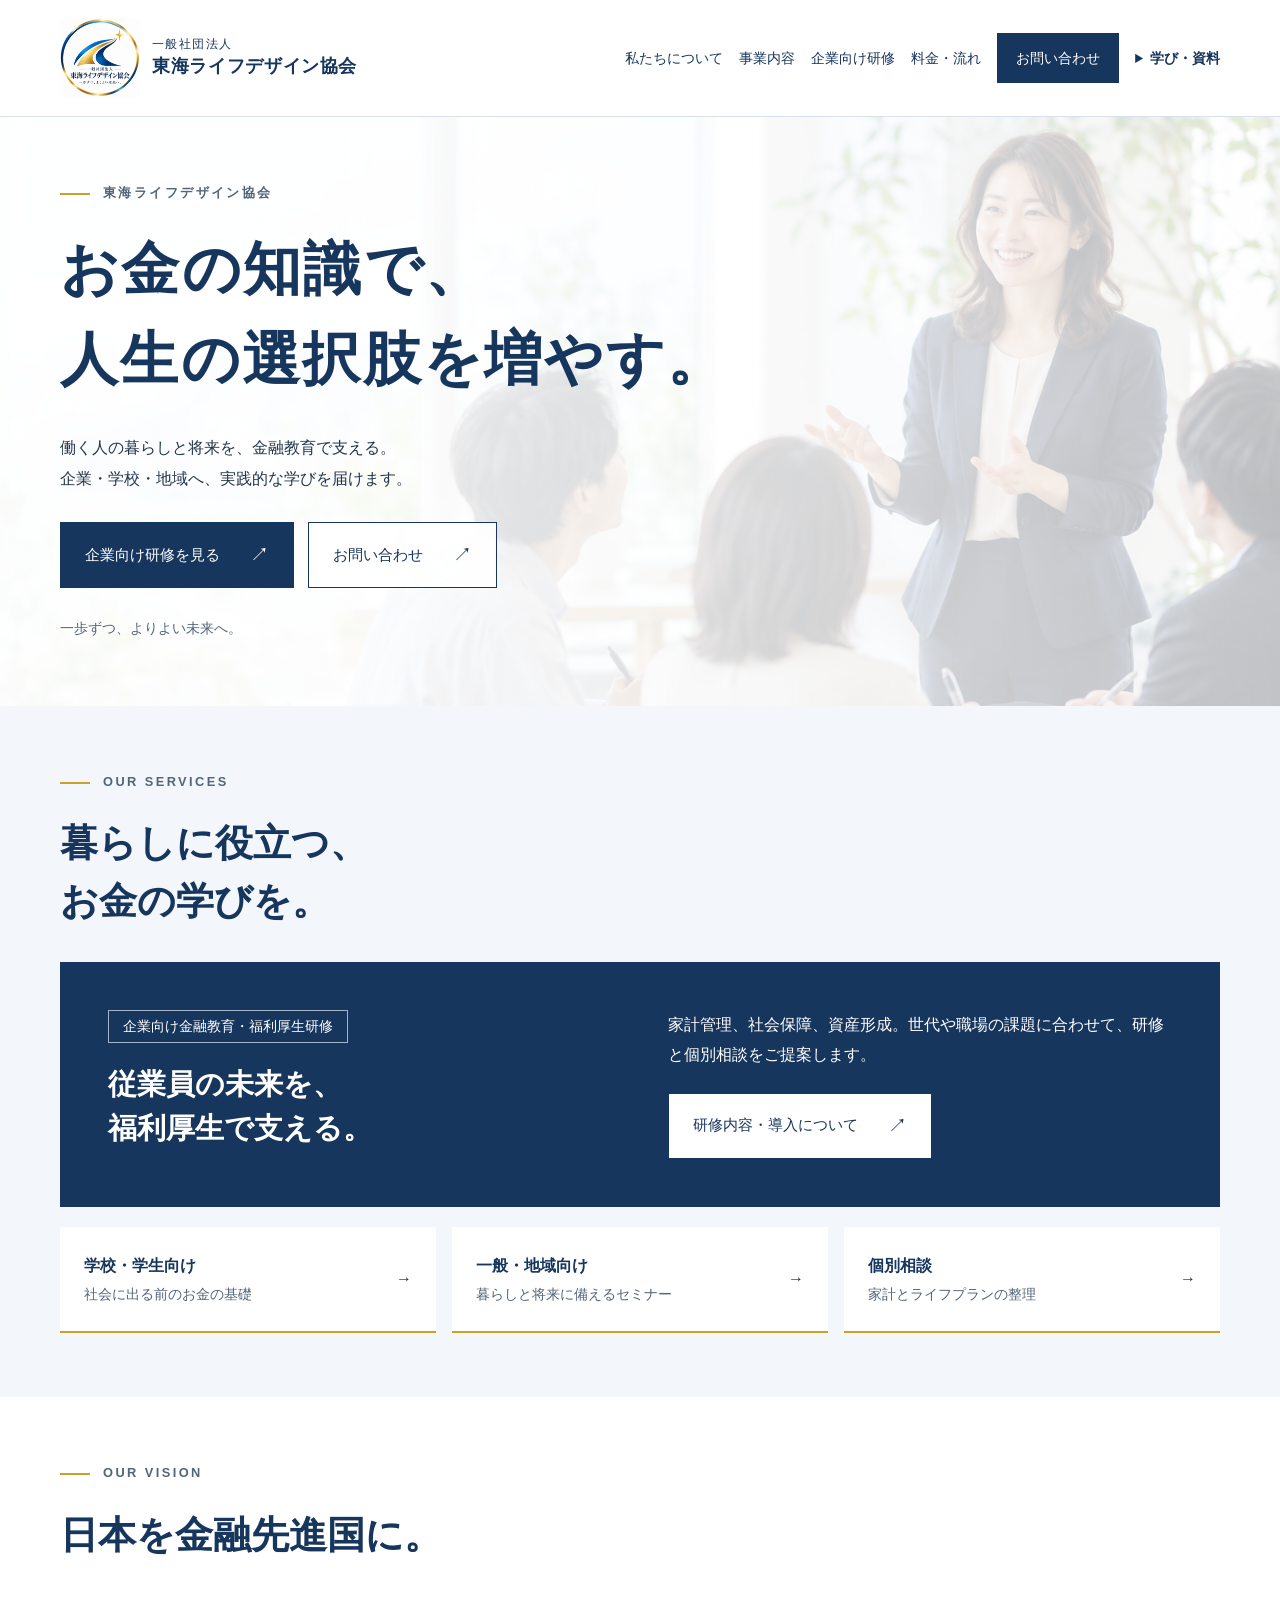
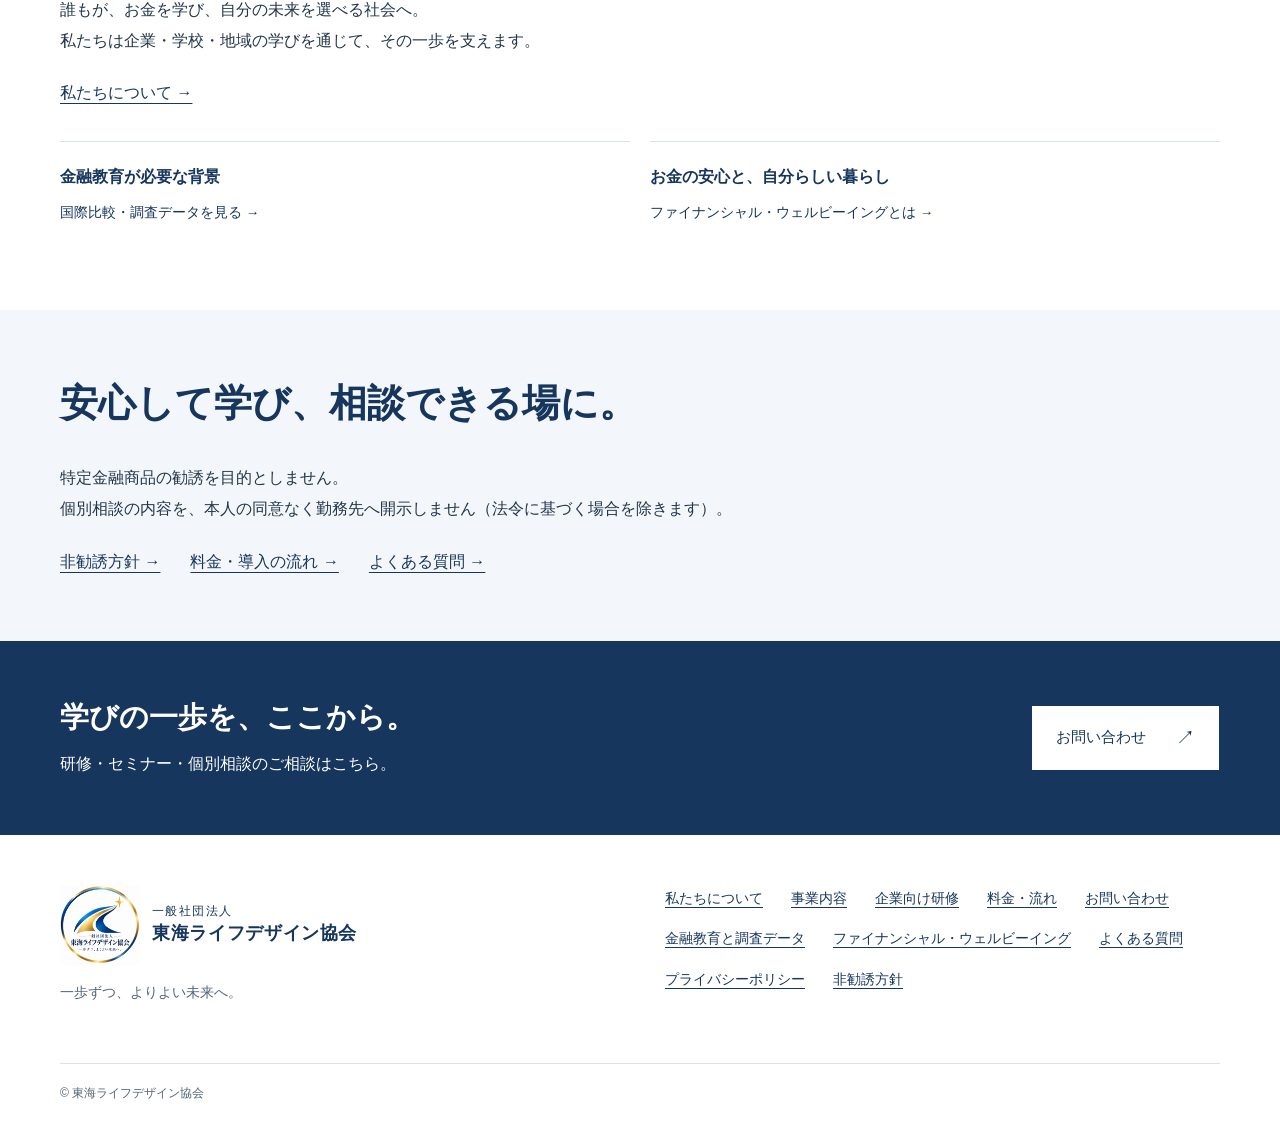
<file: index.html>
<!doctype html><html lang="ja"><head><meta charset="utf-8"><meta name="viewport" content="width=device-width,initial-scale=1"><title>お金の知識で、人生の選択肢を増やす。 | 東海ライフデザイン協会</title><meta name="description" content="東海ライフデザイン協会は、企業向け金融教育・福利厚生研修を中心に、学校・地域の学びと個別相談を通じて生活設計を支援します。"><meta name="robots" content="index,follow"><link rel="canonical" href="https://tokai-lifedesign.github.io/"><meta property="og:locale" content="ja_JP"><meta property="og:type" content="website"><meta property="og:site_name" content="一般社団法人 東海ライフデザイン協会"><meta property="og:title" content="お金の知識で、人生の選択肢を増やす。"><meta property="og:description" content="東海ライフデザイン協会は、企業向け金融教育・福利厚生研修を中心に、学校・地域の学びと個別相談を通じて生活設計を支援します。"><meta property="og:url" content="https://tokai-lifedesign.github.io/"><meta property="og:image" content="https://tokai-lifedesign.github.io/assets/ogp.png"><meta property="og:image:width" content="1200"><meta property="og:image:height" content="630"><meta property="og:image:alt" content="お金の知識で、人生の選択肢を増やす。東海ライフデザイン協会"><meta name="twitter:card" content="summary_large_image"><meta name="theme-color" content="#17365D"><link rel="icon" href="assets/logo.png" type="image/png"><link rel="stylesheet" href="assets/style-photo.css"><script src="assets/main.js" defer></script><script type="application/ld+json">{"@context":"https://schema.org","@type":"Organization","name":"一般社団法人 東海ライフデザイン協会","url":"https://tokai-lifedesign.github.io/","email":"tokai.lifedesign@gmail.com","address":"愛知県名古屋市"}</script></head><body><a class="skip" href="#main">本文へ移動</a><header class="header"><div class="wrap header-inner"><a class="brand" href="index.html" aria-label="東海ライフデザイン協会 トップ"><img class="brand-logo" src="assets/logo.png" alt="" width="80" height="80"><span><small>一般社団法人</small><strong>東海ライフデザイン協会</strong></span></a><button class="menu" type="button" aria-controls="main-nav" aria-expanded="false" aria-label="メニューを開く"><span class="menu-icon" aria-hidden="true"><span></span><span></span><span></span></span></button><nav id="main-nav" class="nav" aria-label="メインナビゲーション"><a href="about.html">私たちについて</a><a href="services.html">事業内容</a><a href="training.html">企業向け研修</a><a href="fees.html">料金・流れ</a><a href="contact.html" class="contact-link">お問い合わせ</a><details class="nav-resources"><summary>学び・資料</summary><div><a href="research.html">金融教育と調査データ</a><a href="financial-wellbeing.html">ファイナンシャル・ウェルビーイング</a><a href="faq.html">よくある質問</a></div></details></nav></div></header><main id="main">
<section class="hero home-hero"><div class="wrap"><p class="eyebrow">東海ライフデザイン協会</p><h1>お金の知識で、<br>人生の選択肢を<br class="mobile-break">増やす。</h1><p class="lead">働く人の暮らしと将来を、金融教育で支える。<br>企業・学校・地域へ、実践的な学びを届けます。</p><div class="actions"><a class="button" href="training.html">企業向け研修を見る</a><a class="button secondary" href="contact.html">お問い合わせ</a></div><p class="home-motto">一歩ずつ、よりよい未来へ。</p></div></section>
<section class="section pale home-section"><div class="wrap"><p class="eyebrow">OUR SERVICES</p><h2>暮らしに役立つ、<br>お金の学びを。</h2><article class="feature"><div><span class="tag">企業向け金融教育・福利厚生研修</span><h3>従業員の未来を、<br>福利厚生で支える。</h3></div><div><p>家計管理、社会保障、資産形成。世代や職場の課題に合わせて、研修と個別相談をご提案します。</p><a class="button" href="training.html">研修内容・導入について</a></div></article><div class="home-services"><a href="services.html#school"><strong>学校・学生向け</strong><span>社会に出る前のお金の基礎</span><b aria-hidden="true">→</b></a><a href="services.html#community"><strong>一般・地域向け</strong><span>暮らしと将来に備えるセミナー</span><b aria-hidden="true">→</b></a><a href="services.html#consultation"><strong>個別相談</strong><span>家計とライフプランの整理</span><b aria-hidden="true">→</b></a></div></div></section>
<section class="section home-section"><div class="wrap"><p class="eyebrow">OUR VISION</p><h2>日本を金融先進国に。</h2><p class="home-copy">誰もが、お金を学び、自分の未来を選べる社会へ。<br>私たちは企業・学校・地域の学びを通じて、その一歩を支えます。</p><a href="about.html">私たちについて →</a><div class="home-guides"><a href="research.html"><strong>金融教育が必要な背景</strong><span>国際比較・調査データを見る →</span></a><a href="financial-wellbeing.html"><strong>お金の安心と、自分らしい暮らし</strong><span>ファイナンシャル・ウェルビーイングとは →</span></a></div></div></section>
<section class="section pale home-section"><div class="wrap"><h2>安心して学び、相談できる場に。</h2><p class="home-copy">特定金融商品の勧誘を目的としません。<br>個別相談の内容を、本人の同意なく勤務先へ開示しません（法令に基づく場合を除きます）。</p><div class="home-links"><a href="policy.html">非勧誘方針 →</a><a href="fees.html">料金・導入の流れ →</a><a href="faq.html">よくある質問 →</a></div></div></section></main><aside class="cta" aria-label="お問い合わせ案内"><div class="wrap"><div><h2>学びの一歩を、ここから。</h2><p>研修・セミナー・個別相談のご相談はこちら。</p></div><a class="button" href="contact.html">お問い合わせ</a></div></aside><footer class="footer"><div class="wrap"><div class="footer-grid"><div><a class="brand" href="index.html"><img class="brand-logo" src="assets/logo.png" alt="" width="80" height="80"><span><small>一般社団法人</small><strong>東海ライフデザイン協会</strong></span></a><p class="motto">一歩ずつ、よりよい未来へ。</p></div><nav class="footer-links" aria-label="フッターナビゲーション"><a href="about.html">私たちについて</a><a href="services.html">事業内容</a><a href="training.html">企業向け研修</a><a href="fees.html">料金・流れ</a><a href="contact.html">お問い合わせ</a><a href="research.html">金融教育と調査データ</a><a href="financial-wellbeing.html">ファイナンシャル・ウェルビーイング</a><a href="faq.html">よくある質問</a><a href="privacy.html">プライバシーポリシー</a><a href="policy.html">非勧誘方針</a></nav></div><p class="copyright">© 東海ライフデザイン協会</p></div></footer></body></html>
</file>
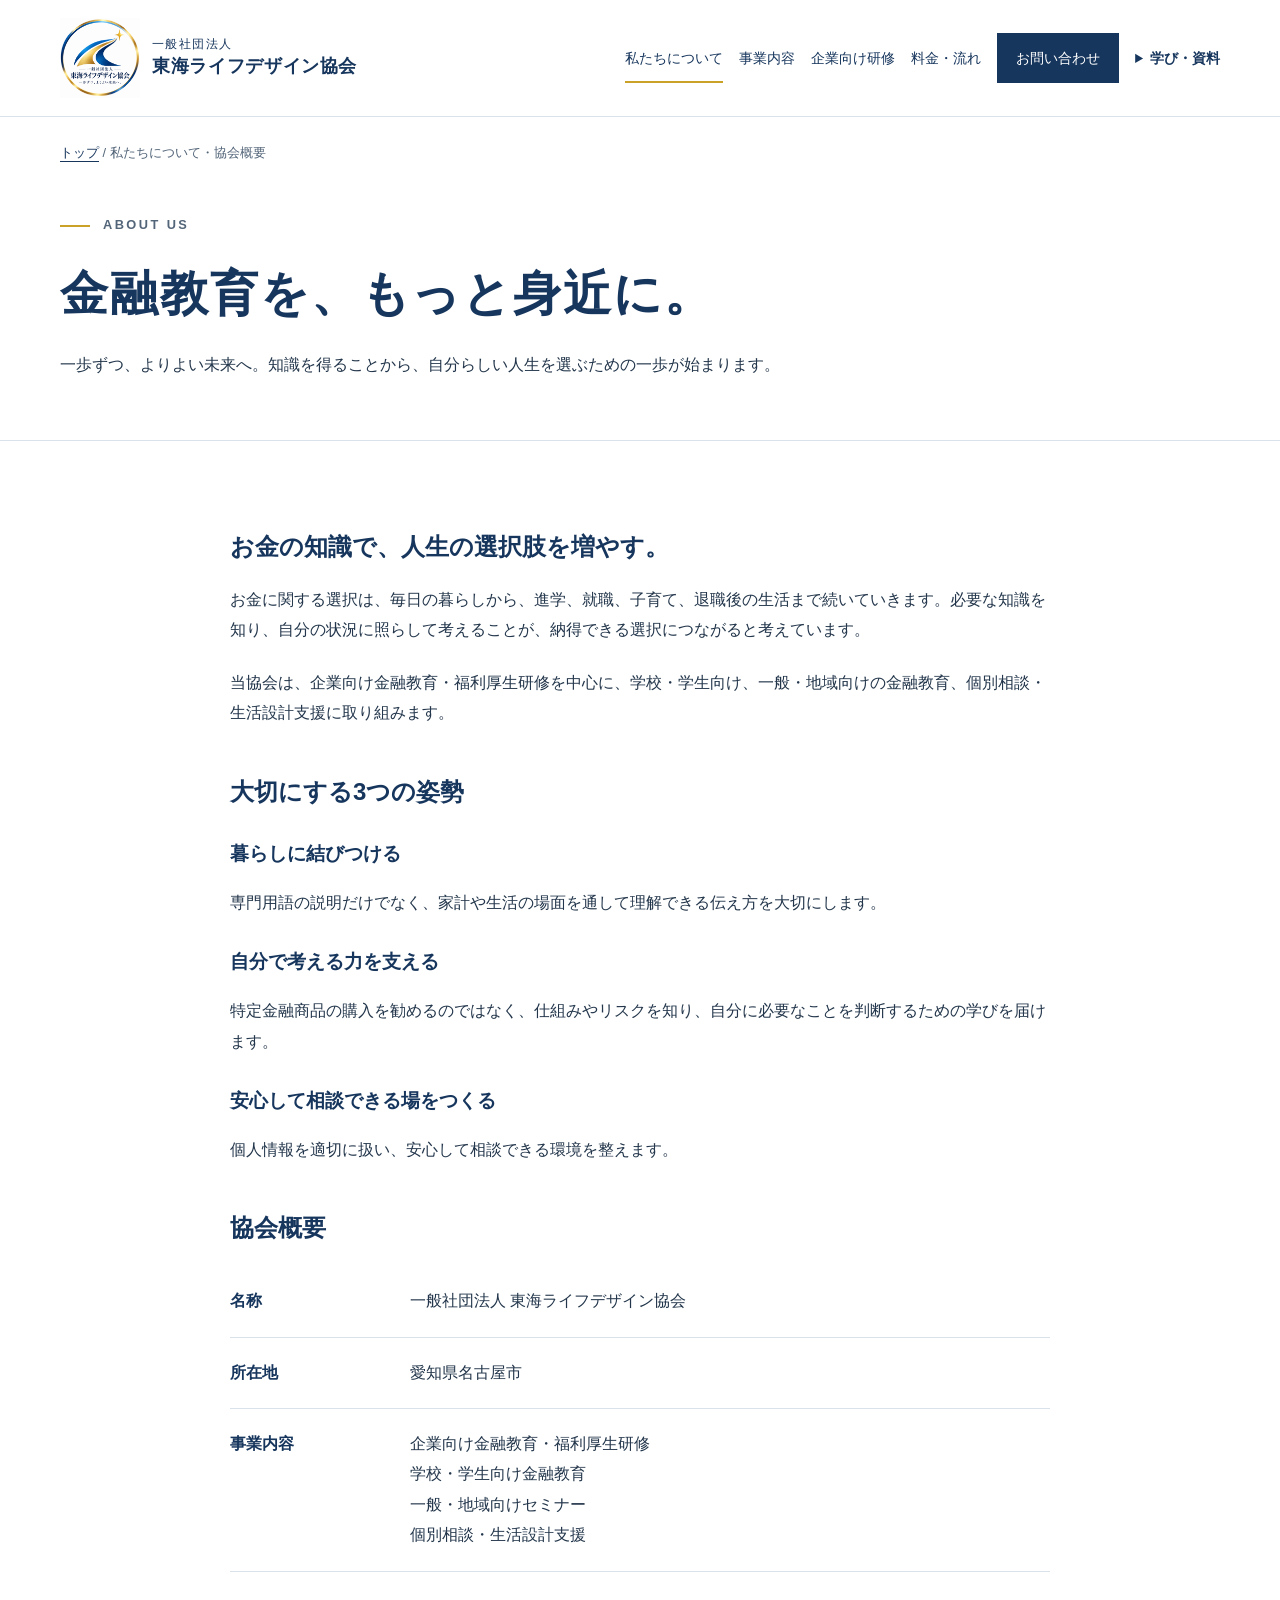
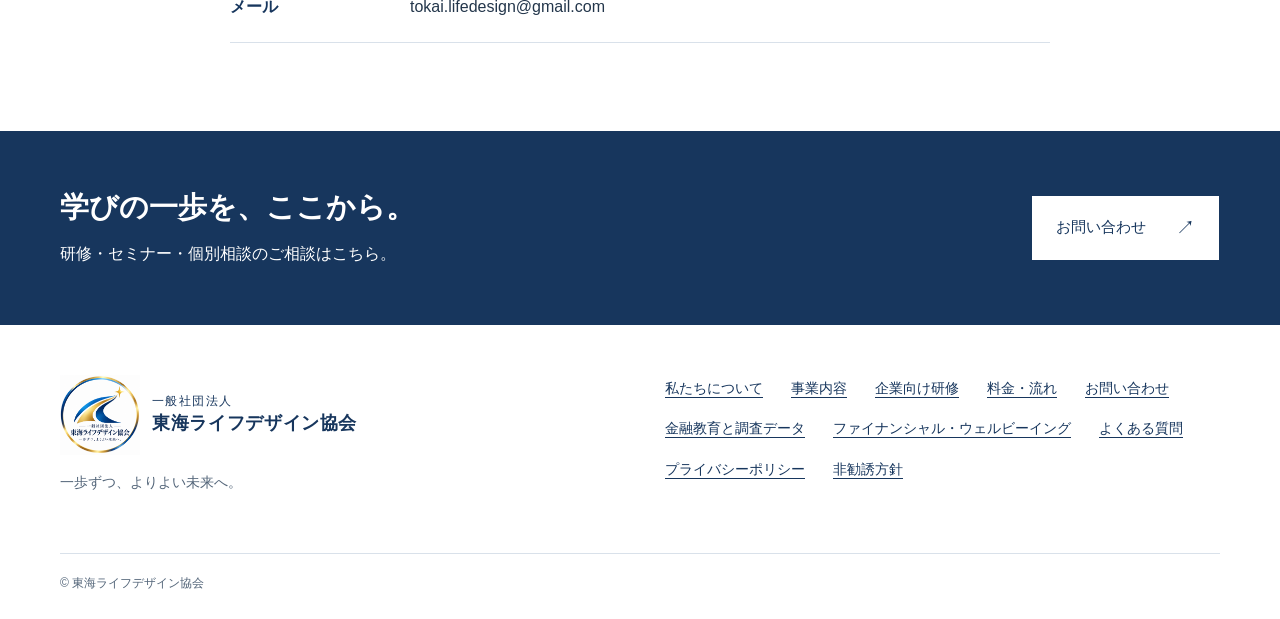
<file: about.html>
<!doctype html><html lang="ja"><head><meta charset="utf-8"><meta name="viewport" content="width=device-width,initial-scale=1"><title>私たちについて・協会概要 | 東海ライフデザイン協会</title><meta name="description" content="東海ライフデザイン協会の理念、金融教育への取り組み、協会概要をご紹介します。"><meta name="robots" content="index,follow"><link rel="canonical" href="https://tokai-lifedesign.github.io/about.html"><meta property="og:locale" content="ja_JP"><meta property="og:type" content="website"><meta property="og:site_name" content="一般社団法人 東海ライフデザイン協会"><meta property="og:title" content="私たちについて・協会概要"><meta property="og:description" content="東海ライフデザイン協会の理念、金融教育への取り組み、協会概要をご紹介します。"><meta property="og:url" content="https://tokai-lifedesign.github.io/about.html"><meta property="og:image" content="https://tokai-lifedesign.github.io/assets/ogp.png"><meta property="og:image:width" content="1200"><meta property="og:image:height" content="630"><meta property="og:image:alt" content="お金の知識で、人生の選択肢を増やす。東海ライフデザイン協会"><meta name="twitter:card" content="summary_large_image"><meta name="theme-color" content="#17365D"><link rel="icon" href="assets/logo.png" type="image/png"><link rel="stylesheet" href="assets/style-photo.css"><script src="assets/main.js" defer></script><script type="application/ld+json">{"@context":"https://schema.org","@type":"Organization","name":"一般社団法人 東海ライフデザイン協会","url":"https://tokai-lifedesign.github.io/","email":"tokai.lifedesign@gmail.com","address":"愛知県名古屋市"}</script></head><body><a class="skip" href="#main">本文へ移動</a><header class="header"><div class="wrap header-inner"><a class="brand" href="index.html" aria-label="東海ライフデザイン協会 トップ"><img class="brand-logo" src="assets/logo.png" alt="" width="80" height="80"><span><small>一般社団法人</small><strong>東海ライフデザイン協会</strong></span></a><button class="menu" type="button" aria-controls="main-nav" aria-expanded="false" aria-label="メニューを開く"><span class="menu-icon" aria-hidden="true"><span></span><span></span><span></span></span></button><nav id="main-nav" class="nav" aria-label="メインナビゲーション"><a href="about.html" aria-current="page">私たちについて</a><a href="services.html">事業内容</a><a href="training.html">企業向け研修</a><a href="fees.html">料金・流れ</a><a href="contact.html" class="contact-link">お問い合わせ</a><details class="nav-resources"><summary>学び・資料</summary><div><a href="research.html">金融教育と調査データ</a><a href="financial-wellbeing.html">ファイナンシャル・ウェルビーイング</a><a href="faq.html">よくある質問</a></div></details></nav></div></header><main id="main"><div class="wrap breadcrumb"><a href="index.html">トップ</a> / 私たちについて・協会概要</div><div class="page-head"><div class="wrap"><p class="eyebrow">ABOUT US</p><h1>金融教育を、もっと身近に。</h1><p>一歩ずつ、よりよい未来へ。知識を得ることから、自分らしい人生を選ぶための一歩が始まります。</p></div></div><section class="section "><div class="wrap"><div class="prose"><h2>お金の知識で、人生の選択肢を増やす。</h2><p>お金に関する選択は、毎日の暮らしから、進学、就職、子育て、退職後の生活まで続いていきます。必要な知識を知り、自分の状況に照らして考えることが、納得できる選択につながると考えています。</p><p>当協会は、企業向け金融教育・福利厚生研修を中心に、学校・学生向け、一般・地域向けの金融教育、個別相談・生活設計支援に取り組みます。</p><h2>大切にする3つの姿勢</h2><h3>暮らしに結びつける</h3><p>専門用語の説明だけでなく、家計や生活の場面を通して理解できる伝え方を大切にします。</p><h3>自分で考える力を支える</h3><p>特定金融商品の購入を勧めるのではなく、仕組みやリスクを知り、自分に必要なことを判断するための学びを届けます。</p><h3>安心して相談できる場をつくる</h3><p>個人情報を適切に扱い、安心して相談できる環境を整えます。</p><h2 id="profile">協会概要</h2><dl class="facts"><dt>名称</dt><dd>一般社団法人 東海ライフデザイン協会</dd><dt>所在地</dt><dd>愛知県名古屋市</dd><dt>事業内容</dt><dd>企業向け金融教育・福利厚生研修<br>学校・学生向け金融教育<br>一般・地域向けセミナー<br>個別相談・生活設計支援</dd><dt>メール</dt><dd>tokai.lifedesign@gmail.com</dd></dl></div></div></section></main><aside class="cta" aria-label="お問い合わせ案内"><div class="wrap"><div><h2>学びの一歩を、ここから。</h2><p>研修・セミナー・個別相談のご相談はこちら。</p></div><a class="button" href="contact.html">お問い合わせ</a></div></aside><footer class="footer"><div class="wrap"><div class="footer-grid"><div><a class="brand" href="index.html"><img class="brand-logo" src="assets/logo.png" alt="" width="80" height="80"><span><small>一般社団法人</small><strong>東海ライフデザイン協会</strong></span></a><p class="motto">一歩ずつ、よりよい未来へ。</p></div><nav class="footer-links" aria-label="フッターナビゲーション"><a href="about.html">私たちについて</a><a href="services.html">事業内容</a><a href="training.html">企業向け研修</a><a href="fees.html">料金・流れ</a><a href="contact.html">お問い合わせ</a><a href="research.html">金融教育と調査データ</a><a href="financial-wellbeing.html">ファイナンシャル・ウェルビーイング</a><a href="faq.html">よくある質問</a><a href="privacy.html">プライバシーポリシー</a><a href="policy.html">非勧誘方針</a></nav></div><p class="copyright">© 東海ライフデザイン協会</p></div></footer></body></html>
</file>
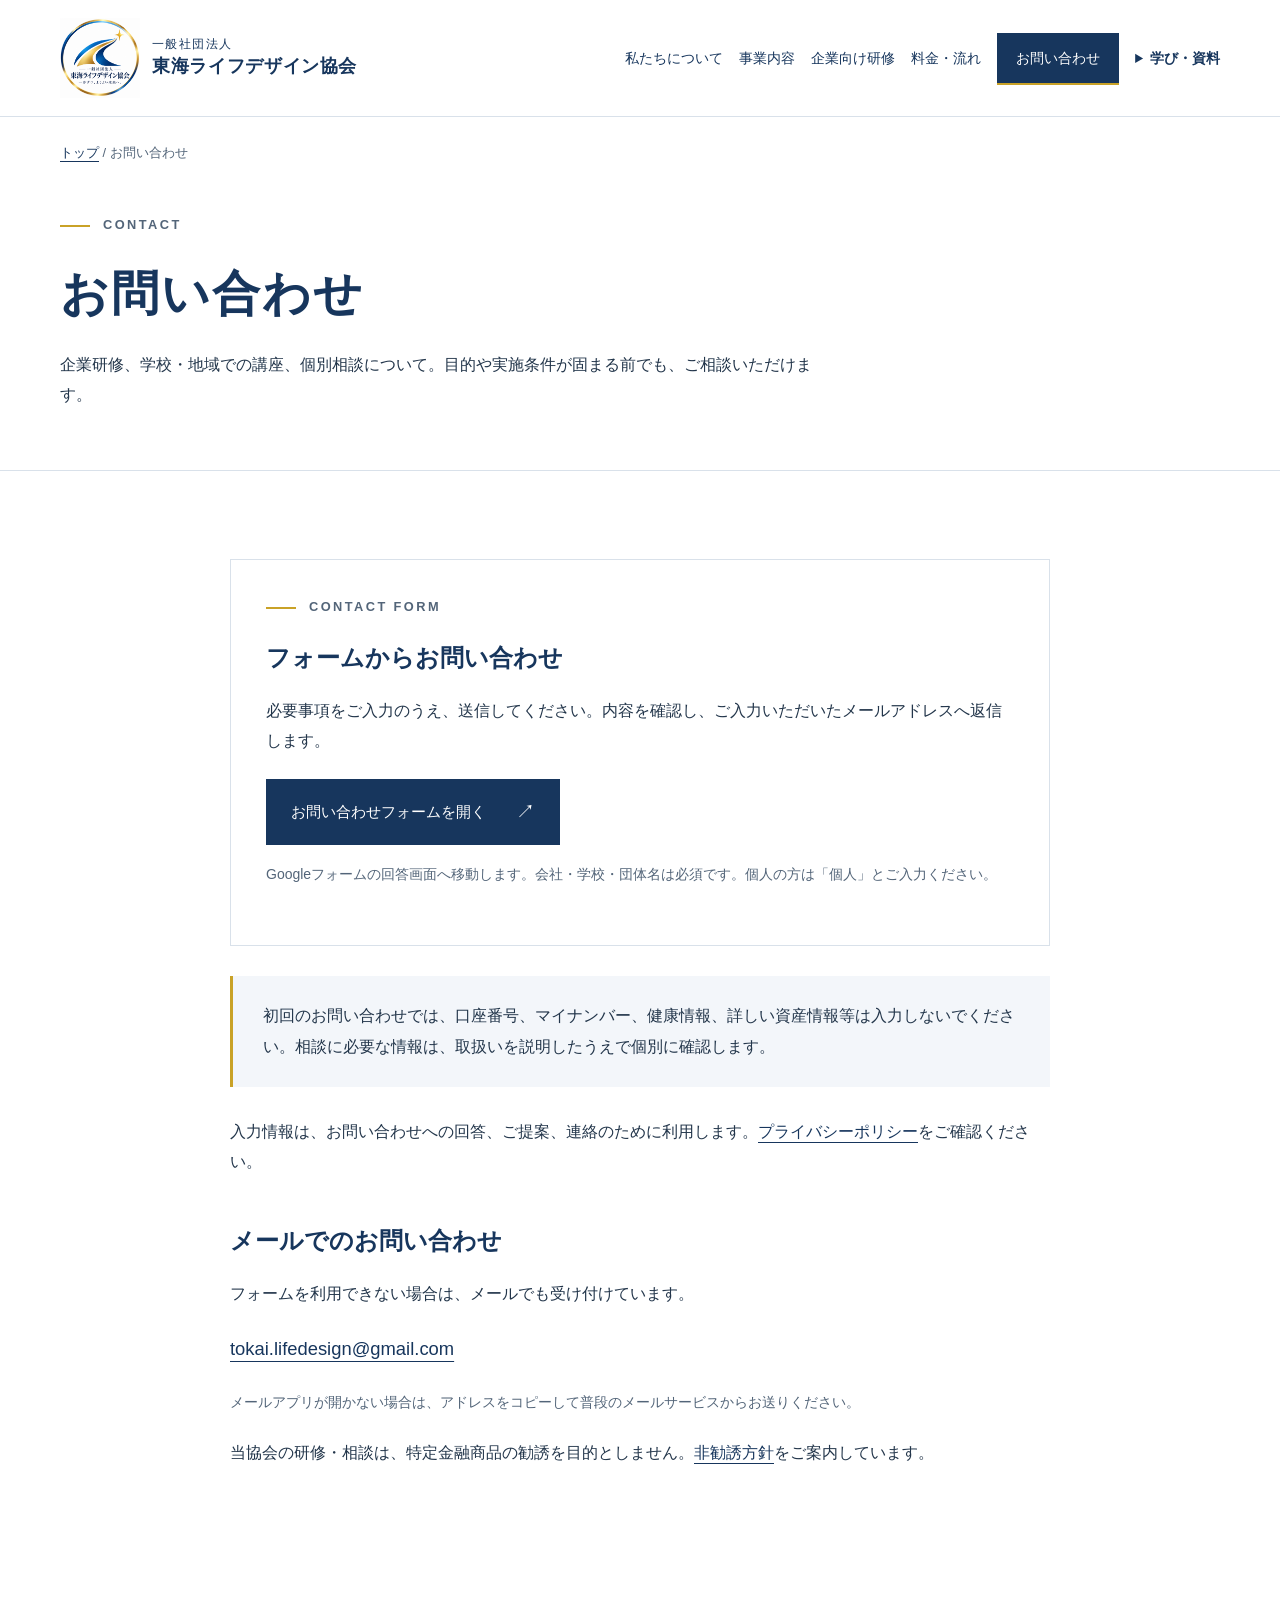
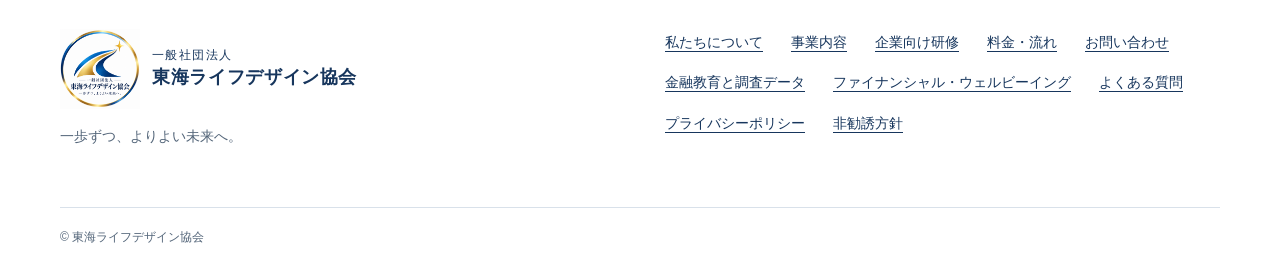
<file: contact.html>
<!doctype html><html lang="ja"><head><meta charset="utf-8"><meta name="viewport" content="width=device-width,initial-scale=1"><title>お問い合わせ | 東海ライフデザイン協会</title><meta name="description" content="企業研修、学校・地域向け講座、個別相談について、Googleフォームからお問い合わせいただけます。"><meta name="robots" content="index,follow"><link rel="canonical" href="https://tokai-lifedesign.github.io/contact.html"><meta property="og:locale" content="ja_JP"><meta property="og:type" content="website"><meta property="og:site_name" content="一般社団法人 東海ライフデザイン協会"><meta property="og:title" content="お問い合わせ"><meta property="og:description" content="企業研修、学校・地域向け講座、個別相談について、Googleフォームからお問い合わせいただけます。"><meta property="og:url" content="https://tokai-lifedesign.github.io/contact.html"><meta property="og:image" content="https://tokai-lifedesign.github.io/assets/ogp.png"><meta property="og:image:width" content="1200"><meta property="og:image:height" content="630"><meta property="og:image:alt" content="お金の知識で、人生の選択肢を増やす。東海ライフデザイン協会"><meta name="twitter:card" content="summary_large_image"><meta name="theme-color" content="#17365D"><link rel="icon" href="assets/logo.png" type="image/png"><link rel="stylesheet" href="assets/style-photo.css"><script src="assets/main.js" defer></script><script type="application/ld+json">{"@context":"https://schema.org","@type":"Organization","name":"一般社団法人 東海ライフデザイン協会","url":"https://tokai-lifedesign.github.io/","email":"tokai.lifedesign@gmail.com","address":"愛知県名古屋市"}</script></head><body><a class="skip" href="#main">本文へ移動</a><header class="header"><div class="wrap header-inner"><a class="brand" href="index.html" aria-label="東海ライフデザイン協会 トップ"><img class="brand-logo" src="assets/logo.png" alt="" width="80" height="80"><span><small>一般社団法人</small><strong>東海ライフデザイン協会</strong></span></a><button class="menu" type="button" aria-controls="main-nav" aria-expanded="false" aria-label="メニューを開く"><span class="menu-icon" aria-hidden="true"><span></span><span></span><span></span></span></button><nav id="main-nav" class="nav" aria-label="メインナビゲーション"><a href="about.html">私たちについて</a><a href="services.html">事業内容</a><a href="training.html">企業向け研修</a><a href="fees.html">料金・流れ</a><a href="contact.html" aria-current="page" class="contact-link">お問い合わせ</a><details class="nav-resources"><summary>学び・資料</summary><div><a href="research.html">金融教育と調査データ</a><a href="financial-wellbeing.html">ファイナンシャル・ウェルビーイング</a><a href="faq.html">よくある質問</a></div></details></nav></div></header><main id="main"><div class="wrap breadcrumb"><a href="index.html">トップ</a> / お問い合わせ</div><div class="page-head"><div class="wrap"><p class="eyebrow">CONTACT</p><h1>お問い合わせ</h1><p>企業研修、学校・地域での講座、個別相談について。目的や実施条件が固まる前でも、ご相談いただけます。</p></div></div><section class="section "><div class="wrap"><div class="prose"><div class="contact-box"><p class="eyebrow">CONTACT FORM</p><h2>フォームからお問い合わせ</h2><p>必要事項をご入力のうえ、送信してください。内容を確認し、ご入力いただいたメールアドレスへ返信します。</p><a class="button" href="https://forms.gle/pYdTNAEJ831ya4ME9">お問い合わせフォームを開く</a><p class="fine" style="margin-top:16px">Googleフォームの回答画面へ移動します。会社・学校・団体名は必須です。個人の方は「個人」とご入力ください。</p></div><div class="callout"><p>初回のお問い合わせでは、口座番号、マイナンバー、健康情報、詳しい資産情報等は入力しないでください。相談に必要な情報は、取扱いを説明したうえで個別に確認します。</p></div><p>入力情報は、お問い合わせへの回答、ご提案、連絡のために利用します。<a href="privacy.html">プライバシーポリシー</a>をご確認ください。</p><h2>メールでのお問い合わせ</h2><p>フォームを利用できない場合は、メールでも受け付けています。</p><p class="email"><a href="mailto:tokai.lifedesign@gmail.com">tokai.lifedesign@gmail.com</a></p><p class="fine">メールアプリが開かない場合は、アドレスをコピーして普段のメールサービスからお送りください。</p><p>当協会の研修・相談は、特定金融商品の勧誘を目的としません。<a href="policy.html">非勧誘方針</a>をご案内しています。</p></div></div></section></main><footer class="footer"><div class="wrap"><div class="footer-grid"><div><a class="brand" href="index.html"><img class="brand-logo" src="assets/logo.png" alt="" width="80" height="80"><span><small>一般社団法人</small><strong>東海ライフデザイン協会</strong></span></a><p class="motto">一歩ずつ、よりよい未来へ。</p></div><nav class="footer-links" aria-label="フッターナビゲーション"><a href="about.html">私たちについて</a><a href="services.html">事業内容</a><a href="training.html">企業向け研修</a><a href="fees.html">料金・流れ</a><a href="contact.html">お問い合わせ</a><a href="research.html">金融教育と調査データ</a><a href="financial-wellbeing.html">ファイナンシャル・ウェルビーイング</a><a href="faq.html">よくある質問</a><a href="privacy.html">プライバシーポリシー</a><a href="policy.html">非勧誘方針</a></nav></div><p class="copyright">© 東海ライフデザイン協会</p></div></footer></body></html>
</file>
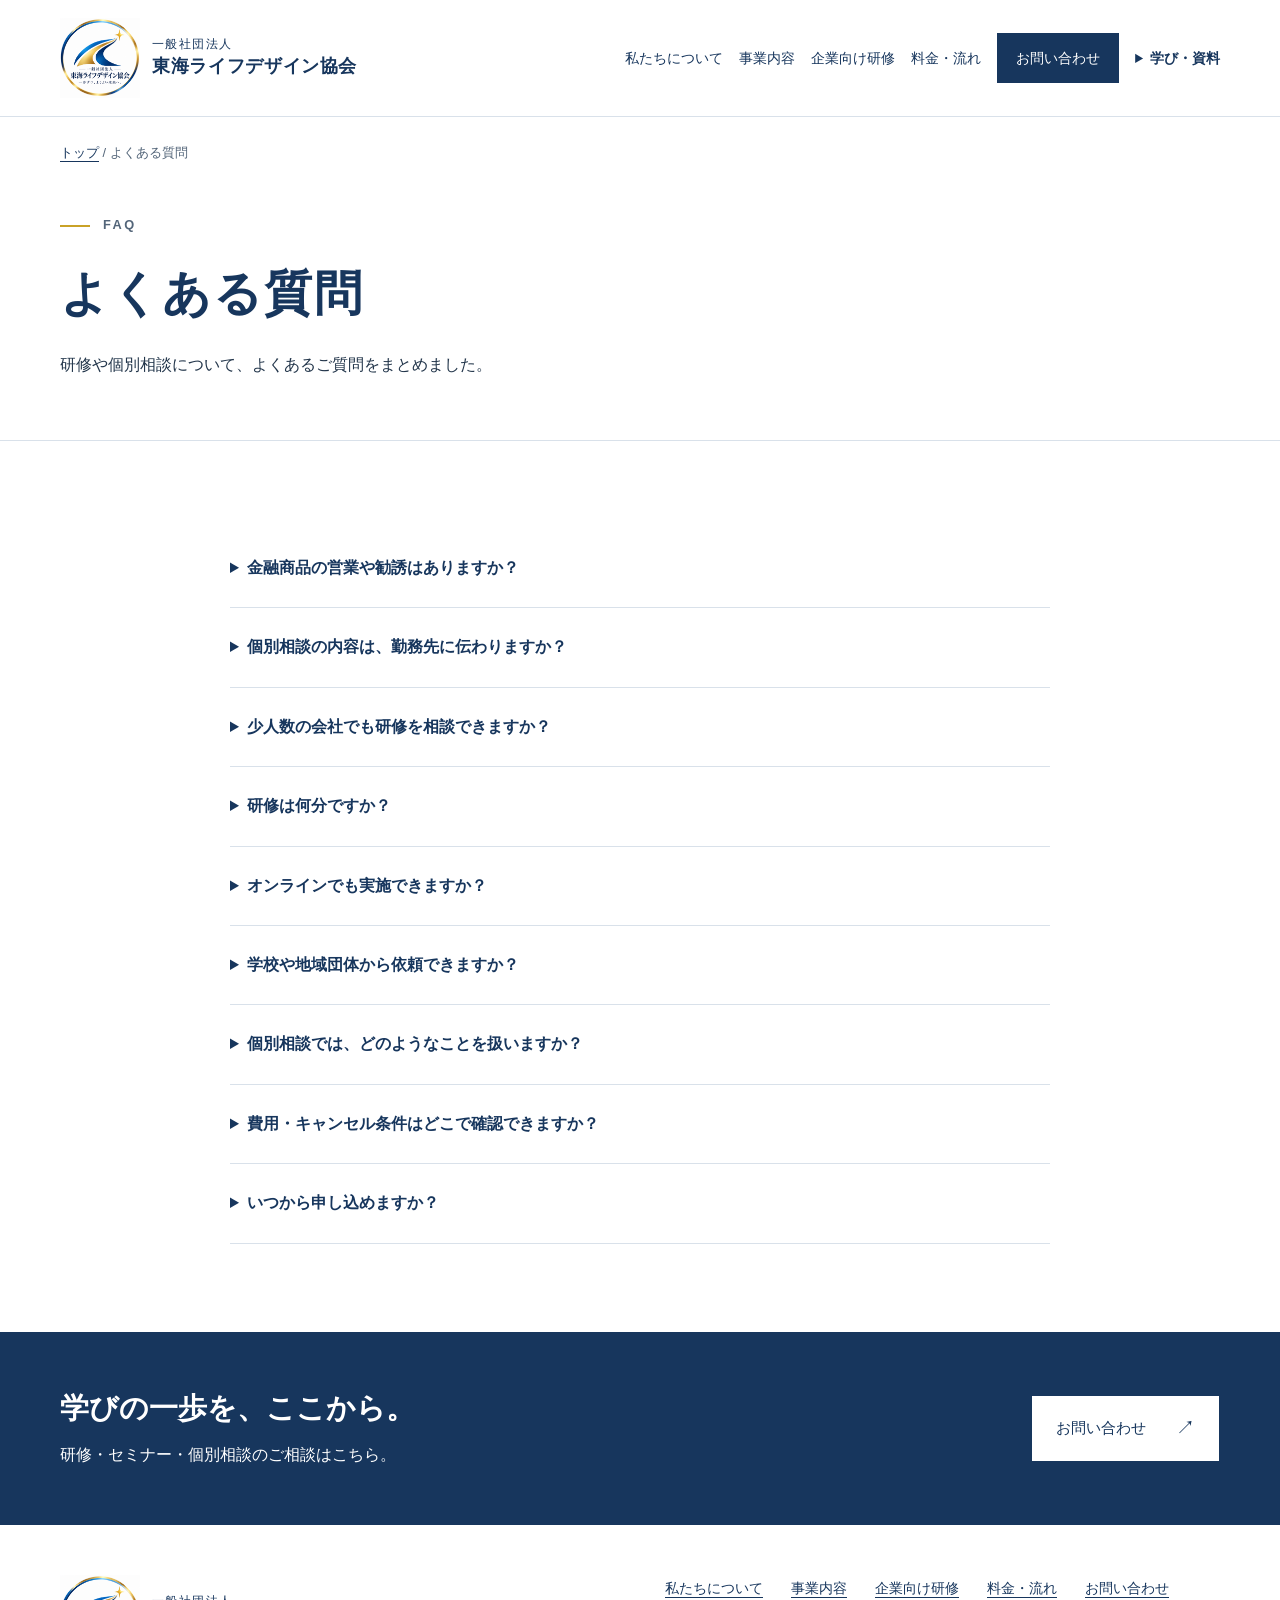
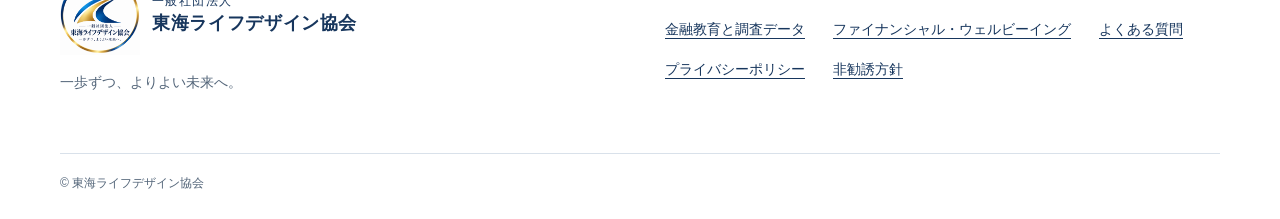
<file: faq.html>
<!doctype html><html lang="ja"><head><meta charset="utf-8"><meta name="viewport" content="width=device-width,initial-scale=1"><title>よくある質問 | 東海ライフデザイン協会</title><meta name="description" content="金融商品の勧誘、相談内容の秘密保持、研修時間、費用、学校・地域からのご依頼についてお答えします。"><meta name="robots" content="index,follow"><link rel="canonical" href="https://tokai-lifedesign.github.io/faq.html"><meta property="og:locale" content="ja_JP"><meta property="og:type" content="website"><meta property="og:site_name" content="一般社団法人 東海ライフデザイン協会"><meta property="og:title" content="よくある質問"><meta property="og:description" content="金融商品の勧誘、相談内容の秘密保持、研修時間、費用、学校・地域からのご依頼についてお答えします。"><meta property="og:url" content="https://tokai-lifedesign.github.io/faq.html"><meta property="og:image" content="https://tokai-lifedesign.github.io/assets/ogp.png"><meta property="og:image:width" content="1200"><meta property="og:image:height" content="630"><meta property="og:image:alt" content="お金の知識で、人生の選択肢を増やす。東海ライフデザイン協会"><meta name="twitter:card" content="summary_large_image"><meta name="theme-color" content="#17365D"><link rel="icon" href="assets/logo.png" type="image/png"><link rel="stylesheet" href="assets/style-photo.css"><script src="assets/main.js" defer></script><script type="application/ld+json">{"@context":"https://schema.org","@type":"Organization","name":"一般社団法人 東海ライフデザイン協会","url":"https://tokai-lifedesign.github.io/","email":"tokai.lifedesign@gmail.com","address":"愛知県名古屋市"}</script></head><body><a class="skip" href="#main">本文へ移動</a><header class="header"><div class="wrap header-inner"><a class="brand" href="index.html" aria-label="東海ライフデザイン協会 トップ"><img class="brand-logo" src="assets/logo.png" alt="" width="80" height="80"><span><small>一般社団法人</small><strong>東海ライフデザイン協会</strong></span></a><button class="menu" type="button" aria-controls="main-nav" aria-expanded="false" aria-label="メニューを開く"><span class="menu-icon" aria-hidden="true"><span></span><span></span><span></span></span></button><nav id="main-nav" class="nav" aria-label="メインナビゲーション"><a href="about.html">私たちについて</a><a href="services.html">事業内容</a><a href="training.html">企業向け研修</a><a href="fees.html">料金・流れ</a><a href="contact.html" class="contact-link">お問い合わせ</a><details class="nav-resources"><summary>学び・資料</summary><div><a href="research.html">金融教育と調査データ</a><a href="financial-wellbeing.html">ファイナンシャル・ウェルビーイング</a><a href="faq.html">よくある質問</a></div></details></nav></div></header><main id="main"><div class="wrap breadcrumb"><a href="index.html">トップ</a> / よくある質問</div><div class="page-head"><div class="wrap"><p class="eyebrow">FAQ</p><h1>よくある質問</h1><p>研修や個別相談について、よくあるご質問をまとめました。</p></div></div><section class="section "><div class="wrap"><div class="prose"><details><summary>金融商品の営業や勧誘はありますか？</summary><p>当協会の研修・セミナー・個別相談は、特定金融商品の勧誘を目的としません。教育・相談の場で、保険や投資商品の契約を勧めることはありません。</p></details><details><summary>個別相談の内容は、勤務先に伝わりますか？</summary><p>本人の同意なく、相談内容や家計・資産等の情報を勤務先へ開示しません。企業への実施報告は、個人を特定できない形を基本とします。法令に基づき対応が必要な場合を除きます。</p></details><details><summary>少人数の会社でも研修を相談できますか？</summary><p>人数にかかわらずご相談いただけます。対象者や課題、ご希望の時間を伺い、内容と実施方法を検討します。</p></details><details><summary>研修は何分ですか？</summary><p>単発研修は60分を基本としています。質疑応答やワークの時間を含め、目的や参加人数に応じて調整します。</p></details><details><summary>オンラインでも実施できますか？</summary><p>対面・オンラインを含め、ご希望の方法をご相談ください。日程、設備、参加人数を確認し、実施可否と条件を個別にご案内します。</p></details><details><summary>学校や地域団体から依頼できますか？</summary><p>学校・学生向けの授業や、一般・地域向けのセミナーも扱います。対象年齢、授業・開催の目的に合わせて内容を検討します。</p></details><details><summary>個別相談では、どのようなことを扱いますか？</summary><p>家計の整理、ライフプラン、資産形成の基礎、社会保障や保険の考え方などを扱います。個別の税務申告・法律判断や、特定銘柄の売買判断を行うものではありません。専門判断が必要な場合は、適切な専門家への相談をご案内します。</p></details><details><summary>費用・キャンセル条件はどこで確認できますか？</summary><p>費用は内容・回数・人数・実施方法に応じた個別見積りです。税込総額、交通費等の追加費用、お支払い条件、日程変更・キャンセル条件を、お申込み前に書面等でご案内します。</p></details><details><summary>いつから申し込めますか？</summary><p>お問い合わせページのフォーム、またはメール窓口からご相談ください。</p></details></div></div></section></main><aside class="cta" aria-label="お問い合わせ案内"><div class="wrap"><div><h2>学びの一歩を、ここから。</h2><p>研修・セミナー・個別相談のご相談はこちら。</p></div><a class="button" href="contact.html">お問い合わせ</a></div></aside><footer class="footer"><div class="wrap"><div class="footer-grid"><div><a class="brand" href="index.html"><img class="brand-logo" src="assets/logo.png" alt="" width="80" height="80"><span><small>一般社団法人</small><strong>東海ライフデザイン協会</strong></span></a><p class="motto">一歩ずつ、よりよい未来へ。</p></div><nav class="footer-links" aria-label="フッターナビゲーション"><a href="about.html">私たちについて</a><a href="services.html">事業内容</a><a href="training.html">企業向け研修</a><a href="fees.html">料金・流れ</a><a href="contact.html">お問い合わせ</a><a href="research.html">金融教育と調査データ</a><a href="financial-wellbeing.html">ファイナンシャル・ウェルビーイング</a><a href="faq.html">よくある質問</a><a href="privacy.html">プライバシーポリシー</a><a href="policy.html">非勧誘方針</a></nav></div><p class="copyright">© 東海ライフデザイン協会</p></div></footer></body></html>
</file>
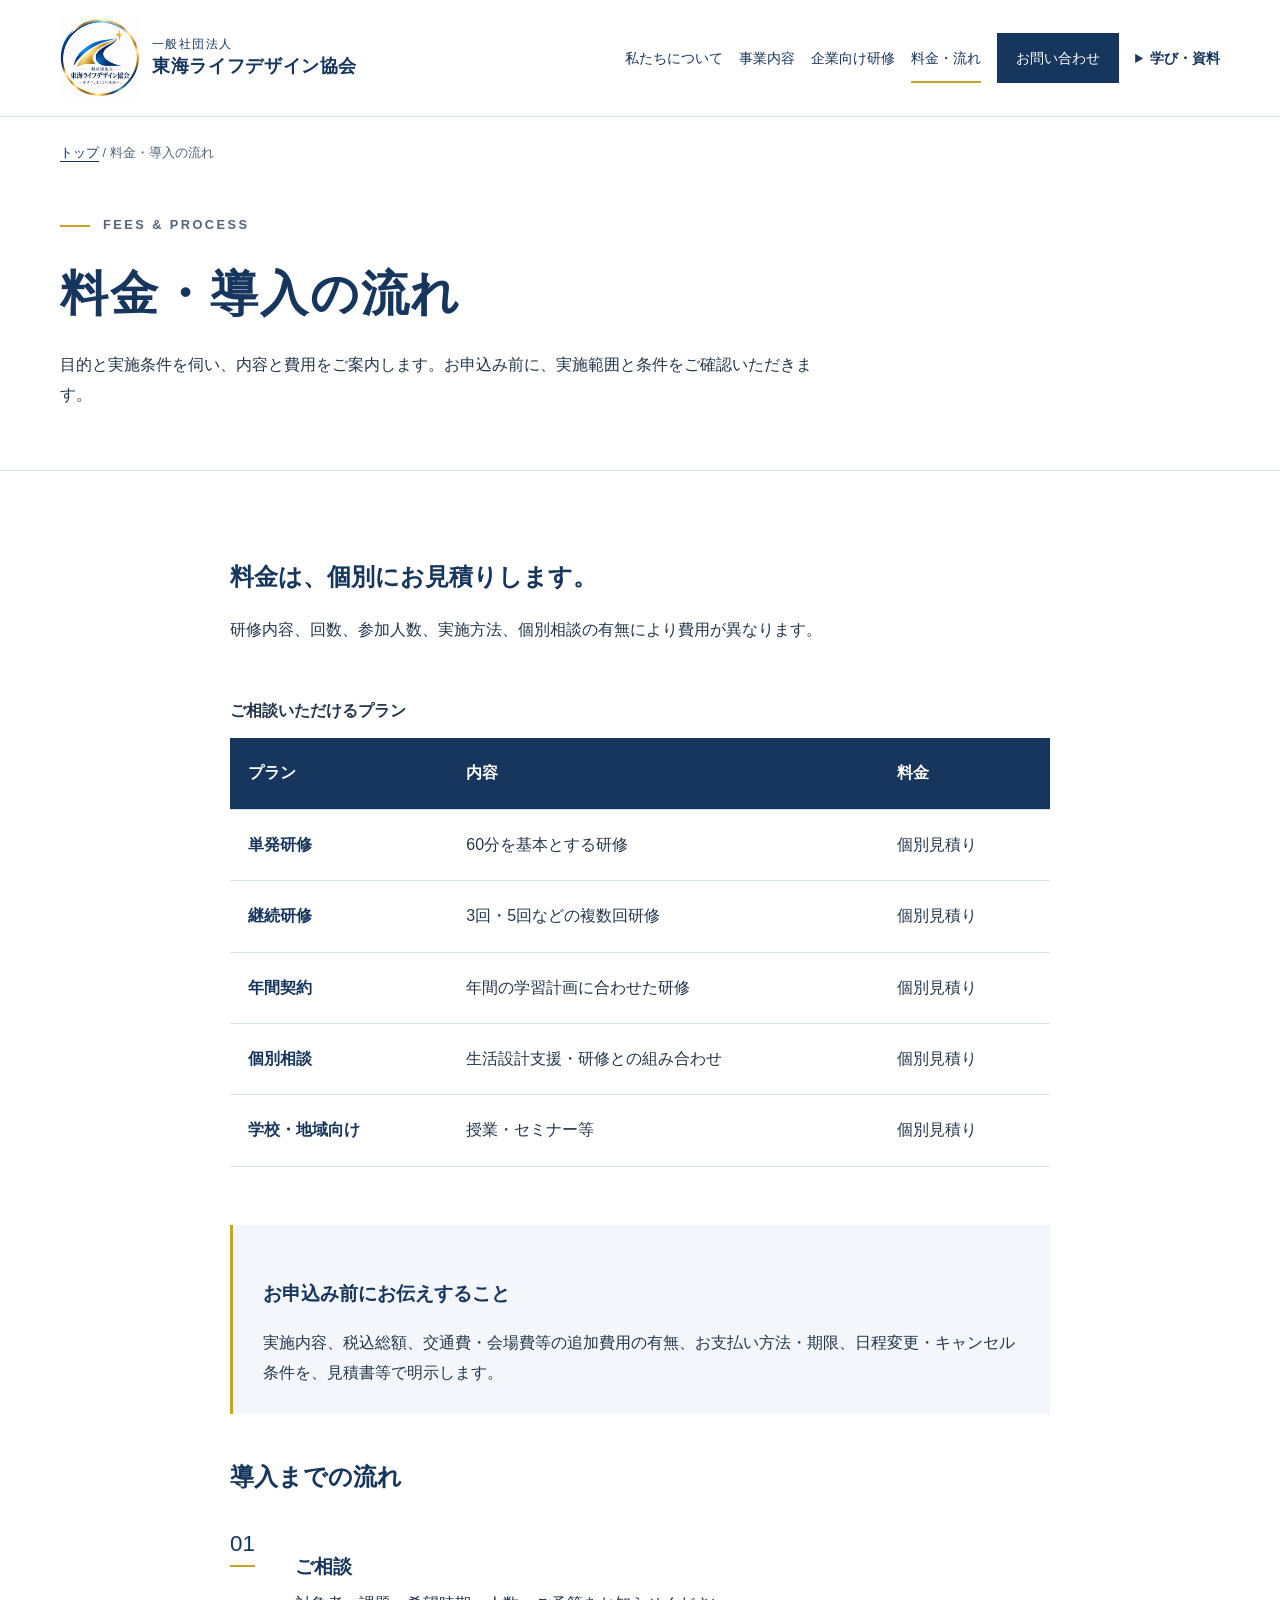
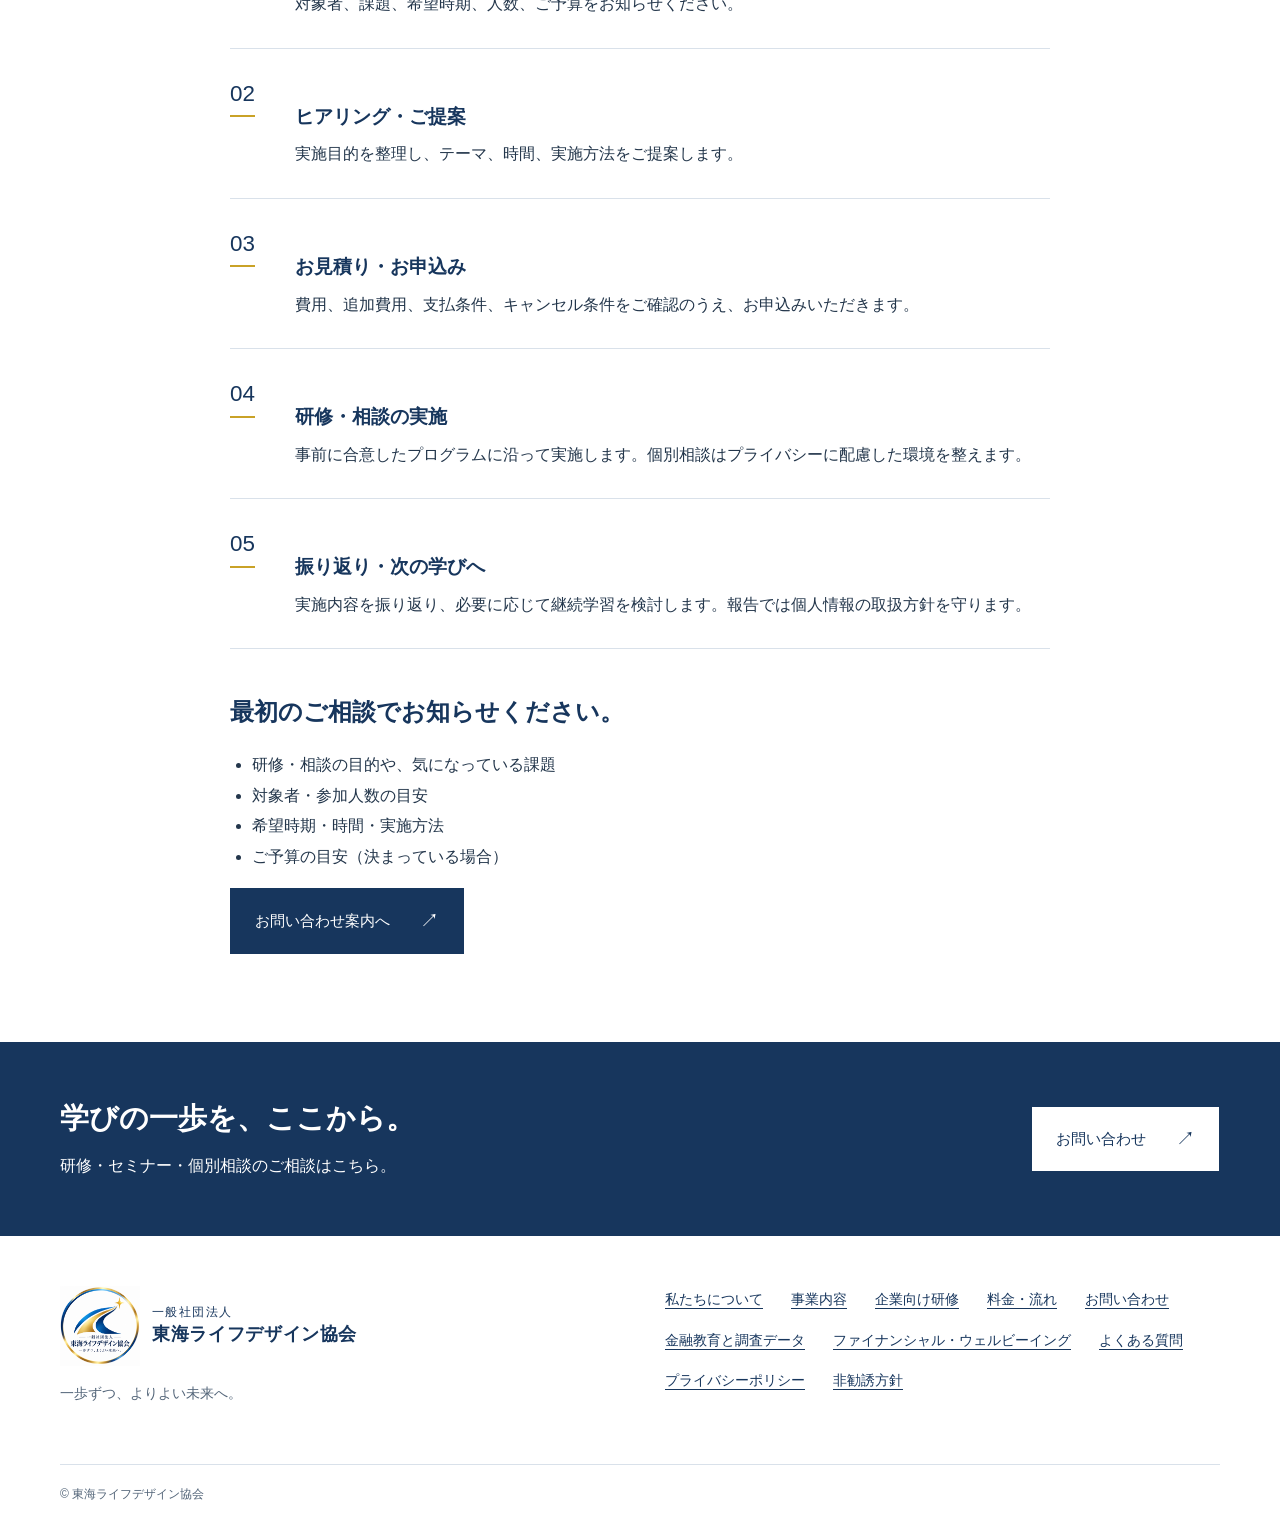
<file: fees.html>
<!doctype html><html lang="ja"><head><meta charset="utf-8"><meta name="viewport" content="width=device-width,initial-scale=1"><title>料金・導入の流れ | 東海ライフデザイン協会</title><meta name="description" content="単発研修、継続研修、年間契約、個別相談の料金方針と、ご相談から実施までの流れをご案内します。"><meta name="robots" content="index,follow"><link rel="canonical" href="https://tokai-lifedesign.github.io/fees.html"><meta property="og:locale" content="ja_JP"><meta property="og:type" content="website"><meta property="og:site_name" content="一般社団法人 東海ライフデザイン協会"><meta property="og:title" content="料金・導入の流れ"><meta property="og:description" content="単発研修、継続研修、年間契約、個別相談の料金方針と、ご相談から実施までの流れをご案内します。"><meta property="og:url" content="https://tokai-lifedesign.github.io/fees.html"><meta property="og:image" content="https://tokai-lifedesign.github.io/assets/ogp.png"><meta property="og:image:width" content="1200"><meta property="og:image:height" content="630"><meta property="og:image:alt" content="お金の知識で、人生の選択肢を増やす。東海ライフデザイン協会"><meta name="twitter:card" content="summary_large_image"><meta name="theme-color" content="#17365D"><link rel="icon" href="assets/logo.png" type="image/png"><link rel="stylesheet" href="assets/style-photo.css"><script src="assets/main.js" defer></script><script type="application/ld+json">{"@context":"https://schema.org","@type":"Organization","name":"一般社団法人 東海ライフデザイン協会","url":"https://tokai-lifedesign.github.io/","email":"tokai.lifedesign@gmail.com","address":"愛知県名古屋市"}</script></head><body><a class="skip" href="#main">本文へ移動</a><header class="header"><div class="wrap header-inner"><a class="brand" href="index.html" aria-label="東海ライフデザイン協会 トップ"><img class="brand-logo" src="assets/logo.png" alt="" width="80" height="80"><span><small>一般社団法人</small><strong>東海ライフデザイン協会</strong></span></a><button class="menu" type="button" aria-controls="main-nav" aria-expanded="false" aria-label="メニューを開く"><span class="menu-icon" aria-hidden="true"><span></span><span></span><span></span></span></button><nav id="main-nav" class="nav" aria-label="メインナビゲーション"><a href="about.html">私たちについて</a><a href="services.html">事業内容</a><a href="training.html">企業向け研修</a><a href="fees.html" aria-current="page">料金・流れ</a><a href="contact.html" class="contact-link">お問い合わせ</a><details class="nav-resources"><summary>学び・資料</summary><div><a href="research.html">金融教育と調査データ</a><a href="financial-wellbeing.html">ファイナンシャル・ウェルビーイング</a><a href="faq.html">よくある質問</a></div></details></nav></div></header><main id="main"><div class="wrap breadcrumb"><a href="index.html">トップ</a> / 料金・導入の流れ</div><div class="page-head"><div class="wrap"><p class="eyebrow">FEES & PROCESS</p><h1>料金・導入の流れ</h1><p>目的と実施条件を伺い、内容と費用をご案内します。お申込み前に、実施範囲と条件をご確認いただきます。</p></div></div><section class="section "><div class="wrap"><div class="prose"><h2>料金は、個別にお見積りします。</h2><p>研修内容、回数、参加人数、実施方法、個別相談の有無により費用が異なります。</p><div class="table-wrap"><table><caption>ご相談いただけるプラン</caption><thead><tr><th scope="col">プラン</th><th scope="col">内容</th><th scope="col">料金</th></tr></thead><tbody><tr><th scope="row">単発研修</th><td>60分を基本とする研修</td><td>個別見積り</td></tr><tr><th scope="row">継続研修</th><td>3回・5回などの複数回研修</td><td>個別見積り</td></tr><tr><th scope="row">年間契約</th><td>年間の学習計画に合わせた研修</td><td>個別見積り</td></tr><tr><th scope="row">個別相談</th><td>生活設計支援・研修との組み合わせ</td><td>個別見積り</td></tr><tr><th scope="row">学校・地域向け</th><td>授業・セミナー等</td><td>個別見積り</td></tr></tbody></table></div><div class="callout"><h3>お申込み前にお伝えすること</h3><p>実施内容、税込総額、交通費・会場費等の追加費用の有無、お支払い方法・期限、日程変更・キャンセル条件を、見積書等で明示します。</p></div><h2>導入までの流れ</h2><ol class="flow"><li><h3>ご相談</h3><p>対象者、課題、希望時期、人数、ご予算をお知らせください。</p></li><li><h3>ヒアリング・ご提案</h3><p>実施目的を整理し、テーマ、時間、実施方法をご提案します。</p></li><li><h3>お見積り・お申込み</h3><p>費用、追加費用、支払条件、キャンセル条件をご確認のうえ、お申込みいただきます。</p></li><li><h3>研修・相談の実施</h3><p>事前に合意したプログラムに沿って実施します。個別相談はプライバシーに配慮した環境を整えます。</p></li><li><h3>振り返り・次の学びへ</h3><p>実施内容を振り返り、必要に応じて継続学習を検討します。報告では個人情報の取扱方針を守ります。</p></li></ol><h2>最初のご相談でお知らせください。</h2><ul><li>研修・相談の目的や、気になっている課題</li><li>対象者・参加人数の目安</li><li>希望時期・時間・実施方法</li><li>ご予算の目安（決まっている場合）</li></ul><a class="button" href="contact.html">お問い合わせ案内へ</a></div></div></section></main><aside class="cta" aria-label="お問い合わせ案内"><div class="wrap"><div><h2>学びの一歩を、ここから。</h2><p>研修・セミナー・個別相談のご相談はこちら。</p></div><a class="button" href="contact.html">お問い合わせ</a></div></aside><footer class="footer"><div class="wrap"><div class="footer-grid"><div><a class="brand" href="index.html"><img class="brand-logo" src="assets/logo.png" alt="" width="80" height="80"><span><small>一般社団法人</small><strong>東海ライフデザイン協会</strong></span></a><p class="motto">一歩ずつ、よりよい未来へ。</p></div><nav class="footer-links" aria-label="フッターナビゲーション"><a href="about.html">私たちについて</a><a href="services.html">事業内容</a><a href="training.html">企業向け研修</a><a href="fees.html">料金・流れ</a><a href="contact.html">お問い合わせ</a><a href="research.html">金融教育と調査データ</a><a href="financial-wellbeing.html">ファイナンシャル・ウェルビーイング</a><a href="faq.html">よくある質問</a><a href="privacy.html">プライバシーポリシー</a><a href="policy.html">非勧誘方針</a></nav></div><p class="copyright">© 東海ライフデザイン協会</p></div></footer></body></html>
</file>
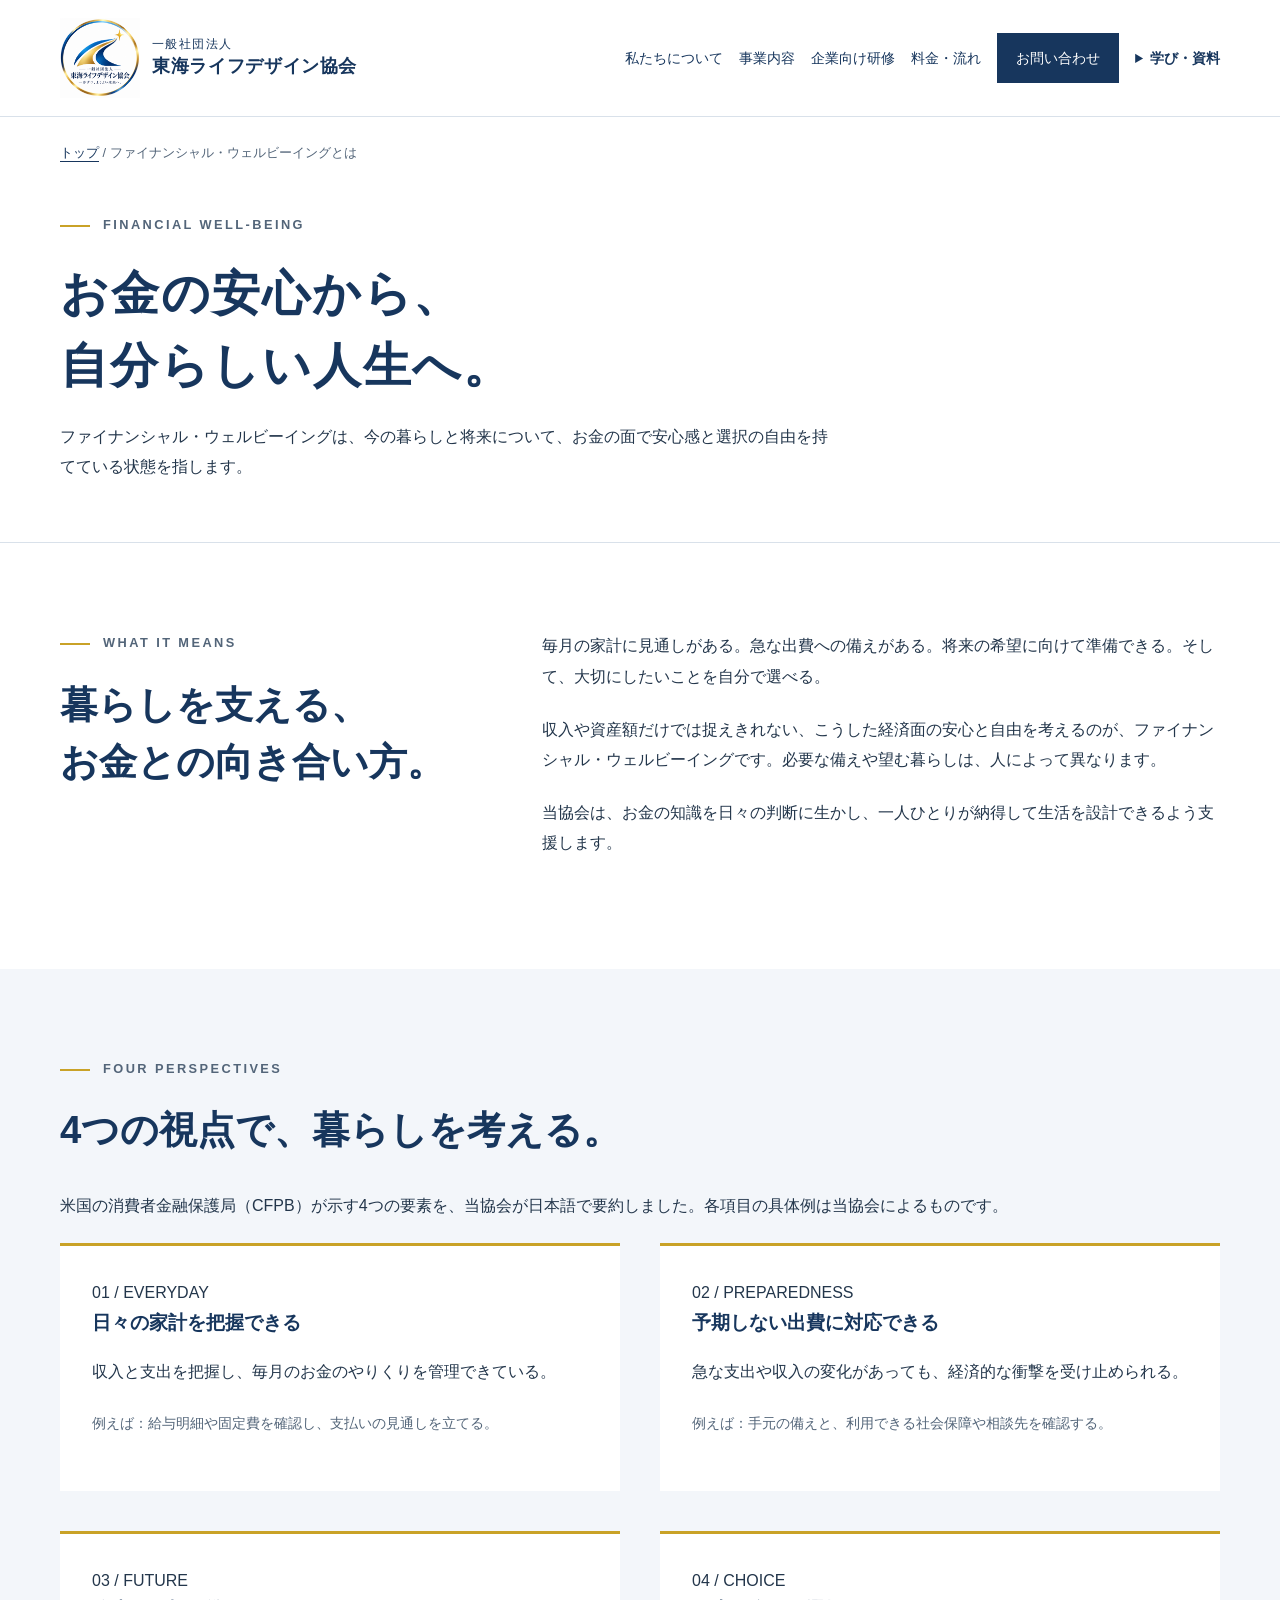
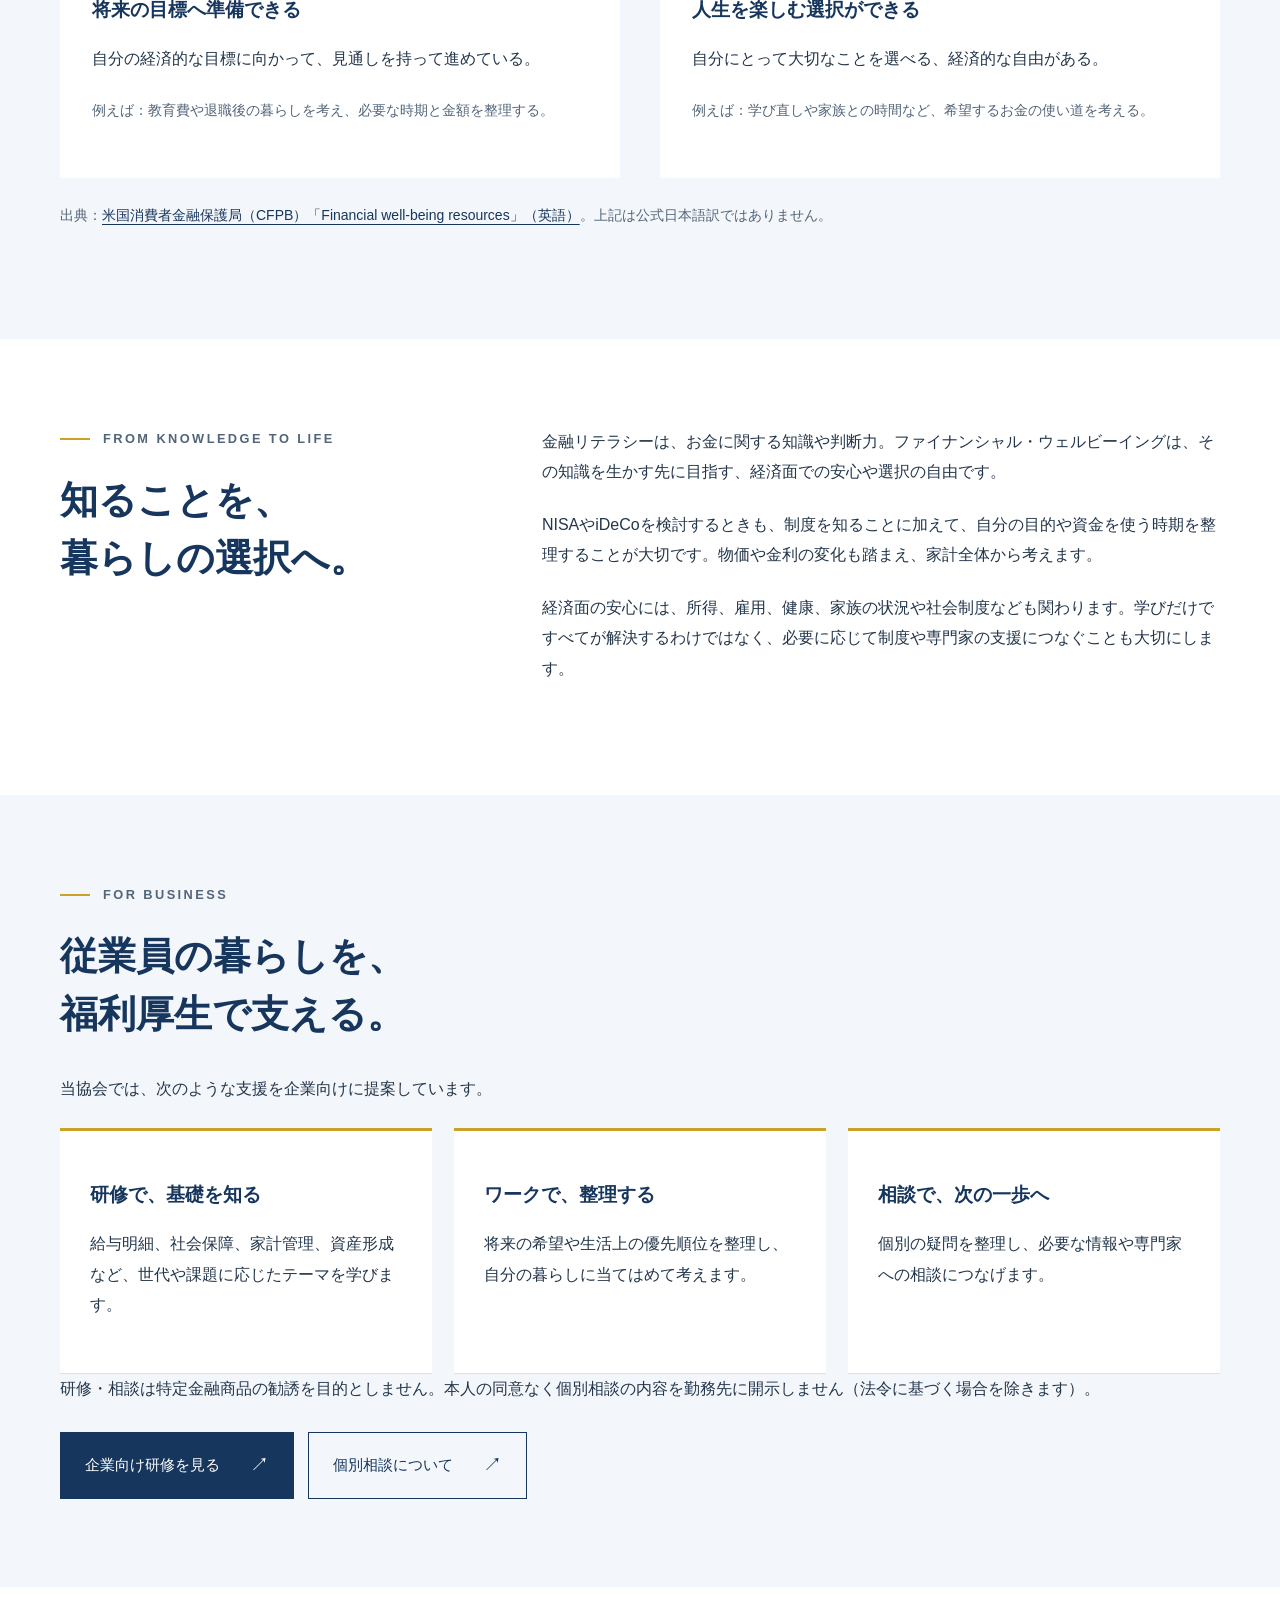
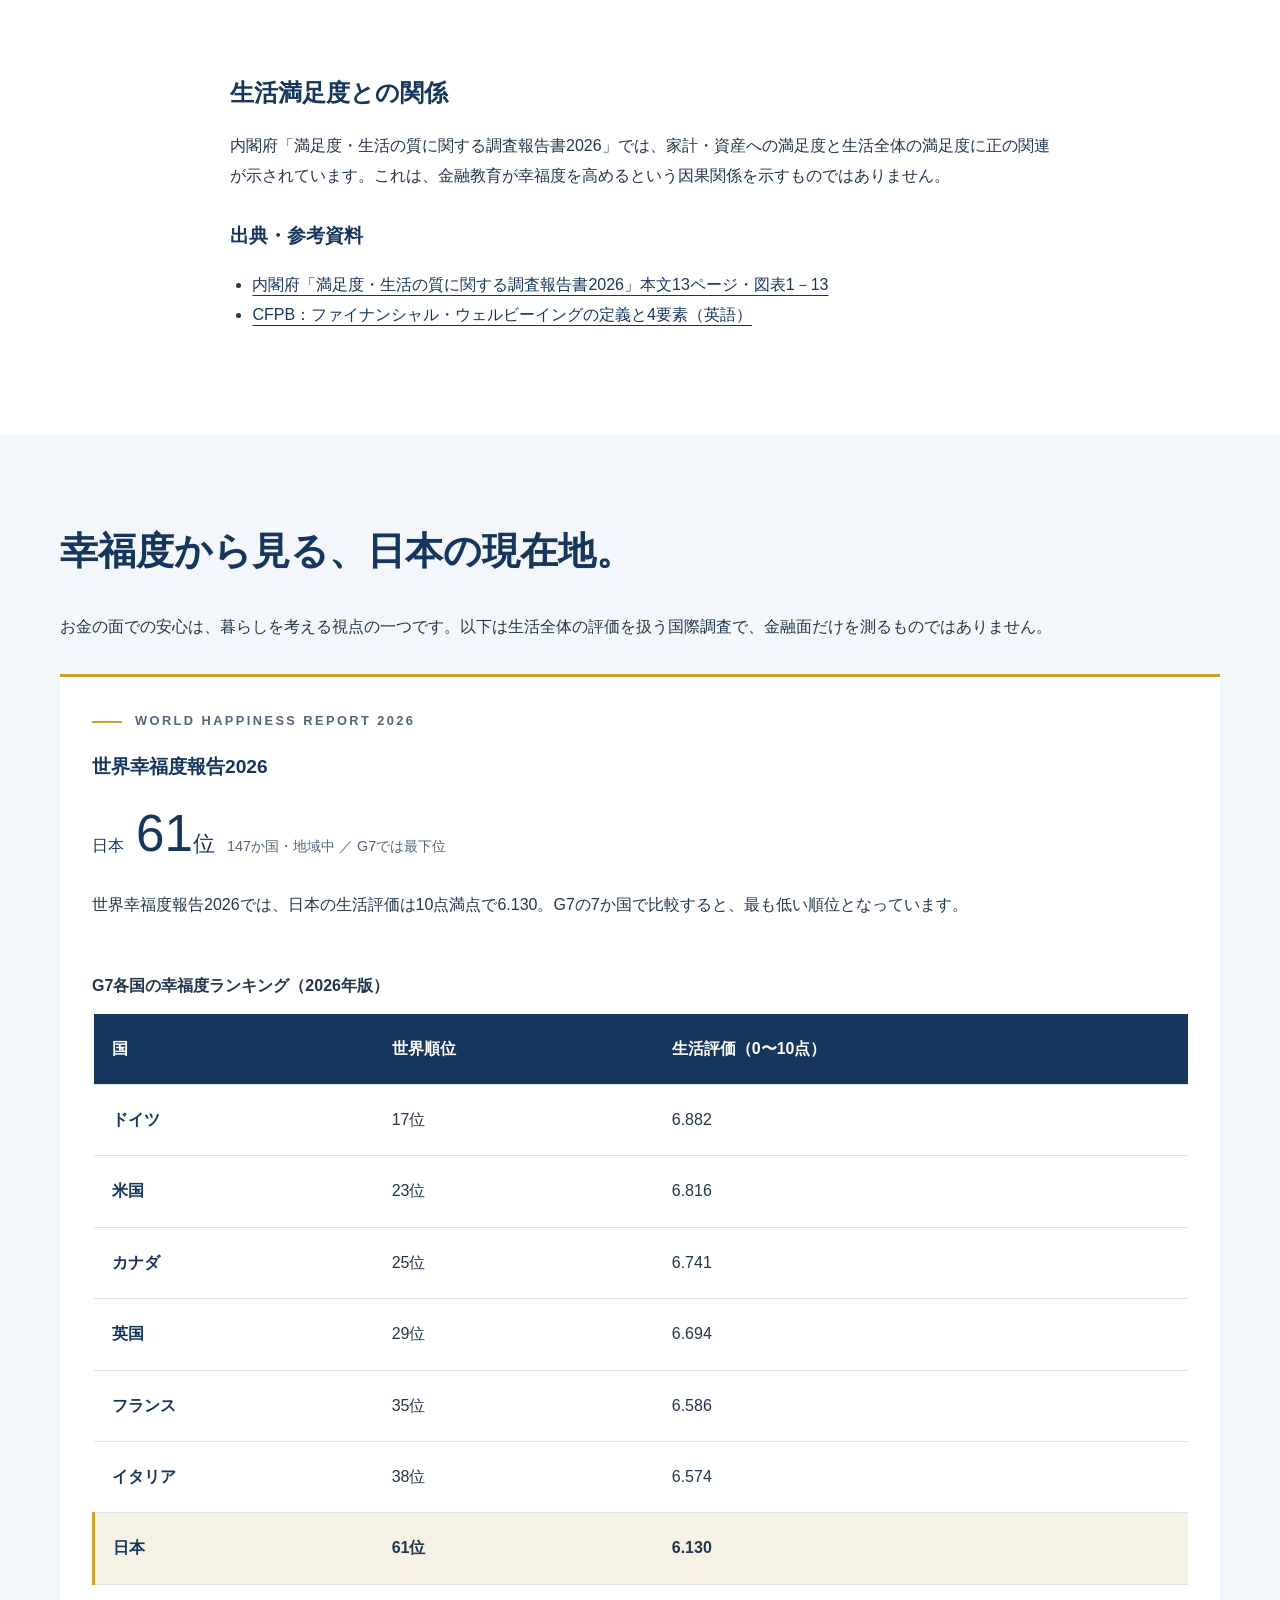
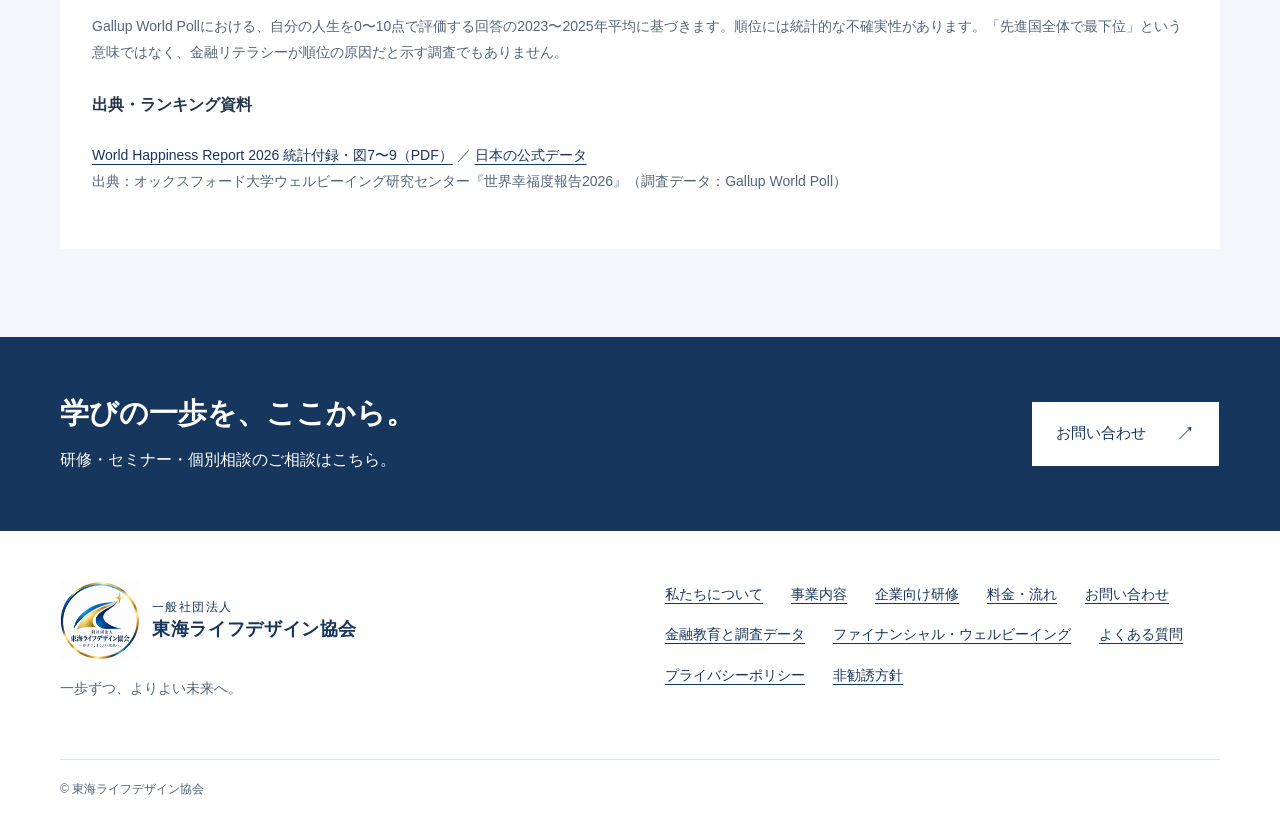
<file: financial-wellbeing.html>
<!doctype html><html lang="ja"><head><meta charset="utf-8"><meta name="viewport" content="width=device-width,initial-scale=1"><title>ファイナンシャル・ウェルビーイングとは | 東海ライフデザイン協会</title><meta name="description" content="お金の面での安心と、自分らしく選べる暮らしへ。ファイナンシャル・ウェルビーイングの意味、4つの視点、企業の福利厚生としての支援をご紹介します。"><meta name="robots" content="index,follow"><link rel="canonical" href="https://tokai-lifedesign.github.io/financial-wellbeing.html"><meta property="og:locale" content="ja_JP"><meta property="og:type" content="website"><meta property="og:site_name" content="一般社団法人 東海ライフデザイン協会"><meta property="og:title" content="ファイナンシャル・ウェルビーイングとは"><meta property="og:description" content="お金の面での安心と、自分らしく選べる暮らしへ。ファイナンシャル・ウェルビーイングの意味、4つの視点、企業の福利厚生としての支援をご紹介します。"><meta property="og:url" content="https://tokai-lifedesign.github.io/financial-wellbeing.html"><meta property="og:image" content="https://tokai-lifedesign.github.io/assets/ogp.png"><meta property="og:image:width" content="1200"><meta property="og:image:height" content="630"><meta property="og:image:alt" content="お金の知識で、人生の選択肢を増やす。東海ライフデザイン協会"><meta name="twitter:card" content="summary_large_image"><meta name="theme-color" content="#17365D"><link rel="icon" href="assets/logo.png" type="image/png"><link rel="stylesheet" href="assets/style-photo.css"><script src="assets/main.js" defer></script><script type="application/ld+json">{"@context":"https://schema.org","@type":"Organization","name":"一般社団法人 東海ライフデザイン協会","url":"https://tokai-lifedesign.github.io/","email":"tokai.lifedesign@gmail.com","address":"愛知県名古屋市"}</script></head><body><a class="skip" href="#main">本文へ移動</a><header class="header"><div class="wrap header-inner"><a class="brand" href="index.html" aria-label="東海ライフデザイン協会 トップ"><img class="brand-logo" src="assets/logo.png" alt="" width="80" height="80"><span><small>一般社団法人</small><strong>東海ライフデザイン協会</strong></span></a><button class="menu" type="button" aria-controls="main-nav" aria-expanded="false" aria-label="メニューを開く"><span class="menu-icon" aria-hidden="true"><span></span><span></span><span></span></span></button><nav id="main-nav" class="nav" aria-label="メインナビゲーション"><a href="about.html">私たちについて</a><a href="services.html">事業内容</a><a href="training.html">企業向け研修</a><a href="fees.html">料金・流れ</a><a href="contact.html" class="contact-link">お問い合わせ</a><details class="nav-resources"><summary>学び・資料</summary><div><a href="research.html">金融教育と調査データ</a><a href="financial-wellbeing.html">ファイナンシャル・ウェルビーイング</a><a href="faq.html">よくある質問</a></div></details></nav></div></header><main id="main"><div class="wrap breadcrumb"><a href="index.html">トップ</a> / ファイナンシャル・ウェルビーイングとは</div><div class="page-head"><div class="wrap"><p class="eyebrow">FINANCIAL WELL-BEING</p><h1>お金の安心から、<br>自分らしい人生へ。</h1><p>ファイナンシャル・ウェルビーイングは、今の暮らしと将来について、お金の面で安心感と選択の自由を持てている状態を指します。</p></div></div><section class="section "><div class="wrap"><div class="split"><div><p class="eyebrow">WHAT IT MEANS</p><h2>暮らしを支える、<br>お金との向き合い方。</h2></div><div><p>毎月の家計に見通しがある。急な出費への備えがある。将来の希望に向けて準備できる。そして、大切にしたいことを自分で選べる。</p><p>収入や資産額だけでは捉えきれない、こうした経済面の安心と自由を考えるのが、ファイナンシャル・ウェルビーイングです。必要な備えや望む暮らしは、人によって異なります。</p><p>当協会は、お金の知識を日々の判断に生かし、一人ひとりが納得して生活を設計できるよう支援します。</p></div></div></div></section><section class="section pale"><div class="wrap"><p class="eyebrow">FOUR PERSPECTIVES</p><h2>4つの視点で、暮らしを考える。</h2><p>米国の消費者金融保護局（CFPB）が示す4つの要素を、当協会が日本語で要約しました。各項目の具体例は当協会によるものです。</p><div class="vision-data"><article><span class="number">01 / EVERYDAY</span><h3>日々の家計を把握できる</h3><p>収入と支出を把握し、毎月のお金のやりくりを管理できている。</p><p class="fine">例えば：給与明細や固定費を確認し、支払いの見通しを立てる。</p></article><article><span class="number">02 / PREPAREDNESS</span><h3>予期しない出費に対応できる</h3><p>急な支出や収入の変化があっても、経済的な衝撃を受け止められる。</p><p class="fine">例えば：手元の備えと、利用できる社会保障や相談先を確認する。</p></article><article><span class="number">03 / FUTURE</span><h3>将来の目標へ準備できる</h3><p>自分の経済的な目標に向かって、見通しを持って進めている。</p><p class="fine">例えば：教育費や退職後の暮らしを考え、必要な時期と金額を整理する。</p></article><article><span class="number">04 / CHOICE</span><h3>人生を楽しむ選択ができる</h3><p>自分にとって大切なことを選べる、経済的な自由がある。</p><p class="fine">例えば：学び直しや家族との時間など、希望するお金の使い道を考える。</p></article></div><p class="fine source-note">出典：<a href="https://www.consumerfinance.gov/consumer-tools/educator-tool/financial-well-being-resources/">米国消費者金融保護局（CFPB）「Financial well-being resources」（英語）</a>。上記は公式日本語訳ではありません。</p></div></section><section class="section "><div class="wrap"><div class="split"><div><p class="eyebrow">FROM KNOWLEDGE TO LIFE</p><h2>知ることを、<br>暮らしの選択へ。</h2></div><div><p>金融リテラシーは、お金に関する知識や判断力。ファイナンシャル・ウェルビーイングは、その知識を生かす先に目指す、経済面での安心や選択の自由です。</p><p>NISAやiDeCoを検討するときも、制度を知ることに加えて、自分の目的や資金を使う時期を整理することが大切です。物価や金利の変化も踏まえ、家計全体から考えます。</p><p>経済面の安心には、所得、雇用、健康、家族の状況や社会制度なども関わります。学びだけですべてが解決するわけではなく、必要に応じて制度や専門家の支援につなぐことも大切にします。</p></div></div></div></section><section class="section pale"><div class="wrap"><p class="eyebrow">FOR BUSINESS</p><h2>従業員の暮らしを、<br>福利厚生で支える。</h2><p>当協会では、次のような支援を企業向けに提案しています。</p><div class="cards"><article class="card"><h3>研修で、基礎を知る</h3><p>給与明細、社会保障、家計管理、資産形成など、世代や課題に応じたテーマを学びます。</p></article><article class="card"><h3>ワークで、整理する</h3><p>将来の希望や生活上の優先順位を整理し、自分の暮らしに当てはめて考えます。</p></article><article class="card"><h3>相談で、次の一歩へ</h3><p>個別の疑問を整理し、必要な情報や専門家への相談につなげます。</p></article></div><p>研修・相談は特定金融商品の勧誘を目的としません。本人の同意なく個別相談の内容を勤務先に開示しません（法令に基づく場合を除きます）。</p><div class="actions"><a class="button" href="training.html">企業向け研修を見る</a><a class="button secondary" href="services.html#consultation">個別相談について</a></div></div></section><section class="section "><div class="wrap"><div class="prose"><h2>生活満足度との関係</h2><p>内閣府「満足度・生活の質に関する調査報告書2026」では、家計・資産への満足度と生活全体の満足度に正の関連が示されています。これは、金融教育が幸福度を高めるという因果関係を示すものではありません。</p><h3>出典・参考資料</h3><ul><li><a href="https://www5.cao.go.jp/keizai2/wellbeing/manzoku/file/report10.pdf#page=14">内閣府「満足度・生活の質に関する調査報告書2026」本文13ページ・図表1－13</a></li><li><a href="https://www.consumerfinance.gov/consumer-tools/educator-tool/financial-well-being-resources/">CFPB：ファイナンシャル・ウェルビーイングの定義と4要素（英語）</a></li></ul></div></div></section><section class="section pale"><div class="wrap"><h2>幸福度から見る、日本の現在地。</h2><p>お金の面での安心は、暮らしを考える視点の一つです。以下は生活全体の評価を扱う国際調査で、金融面だけを測るものではありません。</p><div class="evidence-panel" id="happiness"><p class="eyebrow">WORLD HAPPINESS REPORT 2026</p><h3>世界幸福度報告2026</h3><p class="stat-value">日本 <strong>61<small>位</small></strong><span>147か国・地域中 ／ G7では最下位</span></p><p>世界幸福度報告2026では、日本の生活評価は10点満点で6.130。G7の7か国で比較すると、最も低い順位となっています。</p><div class="table-wrap"><table><caption>G7各国の幸福度ランキング（2026年版）</caption><thead><tr><th scope="col">国</th><th scope="col">世界順位</th><th scope="col">生活評価（0〜10点）</th></tr></thead><tbody><tr><th scope="row">ドイツ</th><td>17位</td><td>6.882</td></tr><tr><th scope="row">米国</th><td>23位</td><td>6.816</td></tr><tr><th scope="row">カナダ</th><td>25位</td><td>6.741</td></tr><tr><th scope="row">英国</th><td>29位</td><td>6.694</td></tr><tr><th scope="row">フランス</th><td>35位</td><td>6.586</td></tr><tr><th scope="row">イタリア</th><td>38位</td><td>6.574</td></tr><tr class="japan-row"><th scope="row">日本</th><td>61位</td><td>6.130</td></tr></tbody></table></div><p class="fine">Gallup World Pollにおける、自分の人生を0〜10点で評価する回答の2023〜2025年平均に基づきます。順位には統計的な不確実性があります。「先進国全体で最下位」という意味ではなく、金融リテラシーが順位の原因だと示す調査でもありません。</p><div class="source-note"><h4>出典・ランキング資料</h4><p class="fine"><a href="https://files.worldhappiness.report/WHR26_Statistical_Appendix.pdf#page=27">World Happiness Report 2026 統計付録・図7〜9（PDF）</a> ／ <a href="https://data.worldhappiness.report/country/JPN">日本の公式データ</a><br>出典：オックスフォード大学ウェルビーイング研究センター『世界幸福度報告2026』（調査データ：Gallup World Poll）</p></div></div></div></section></main><aside class="cta" aria-label="お問い合わせ案内"><div class="wrap"><div><h2>学びの一歩を、ここから。</h2><p>研修・セミナー・個別相談のご相談はこちら。</p></div><a class="button" href="contact.html">お問い合わせ</a></div></aside><footer class="footer"><div class="wrap"><div class="footer-grid"><div><a class="brand" href="index.html"><img class="brand-logo" src="assets/logo.png" alt="" width="80" height="80"><span><small>一般社団法人</small><strong>東海ライフデザイン協会</strong></span></a><p class="motto">一歩ずつ、よりよい未来へ。</p></div><nav class="footer-links" aria-label="フッターナビゲーション"><a href="about.html">私たちについて</a><a href="services.html">事業内容</a><a href="training.html">企業向け研修</a><a href="fees.html">料金・流れ</a><a href="contact.html">お問い合わせ</a><a href="research.html">金融教育と調査データ</a><a href="financial-wellbeing.html">ファイナンシャル・ウェルビーイング</a><a href="faq.html">よくある質問</a><a href="privacy.html">プライバシーポリシー</a><a href="policy.html">非勧誘方針</a></nav></div><p class="copyright">© 東海ライフデザイン協会</p></div></footer></body></html>
</file>
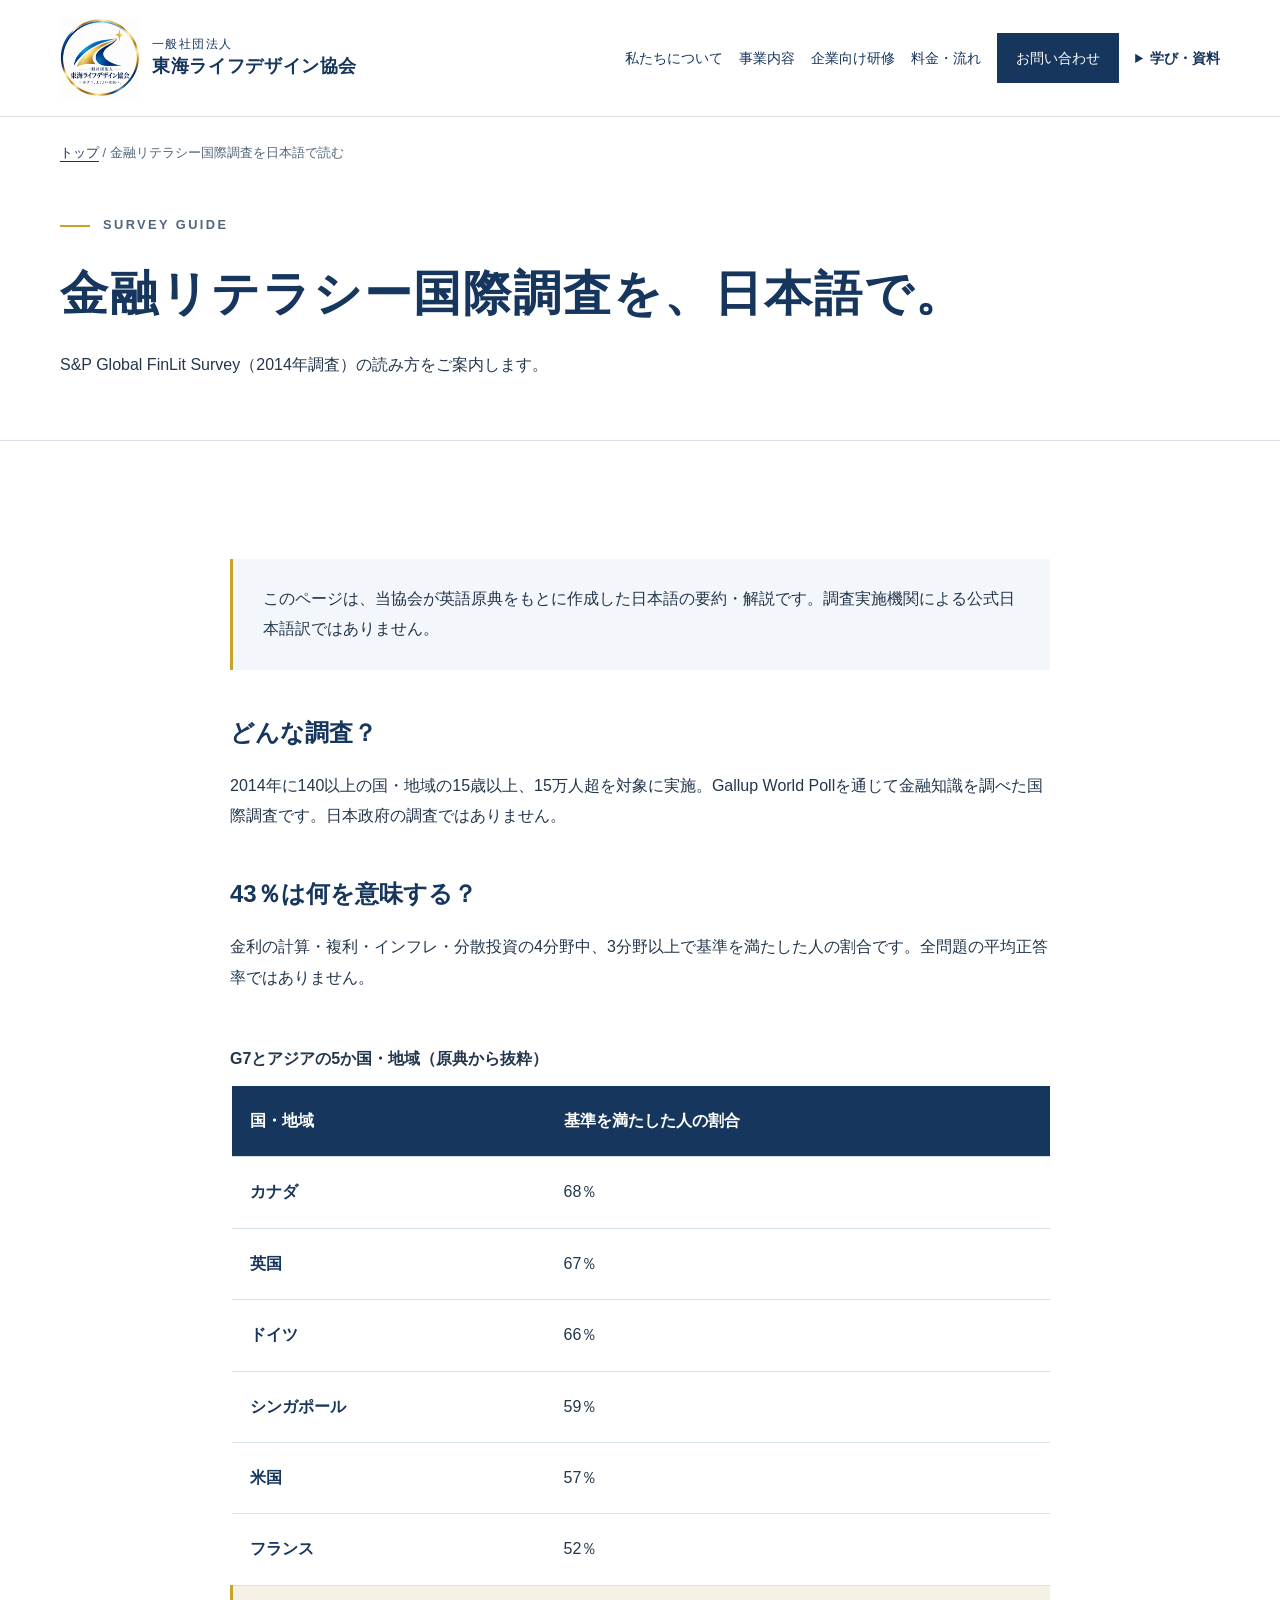
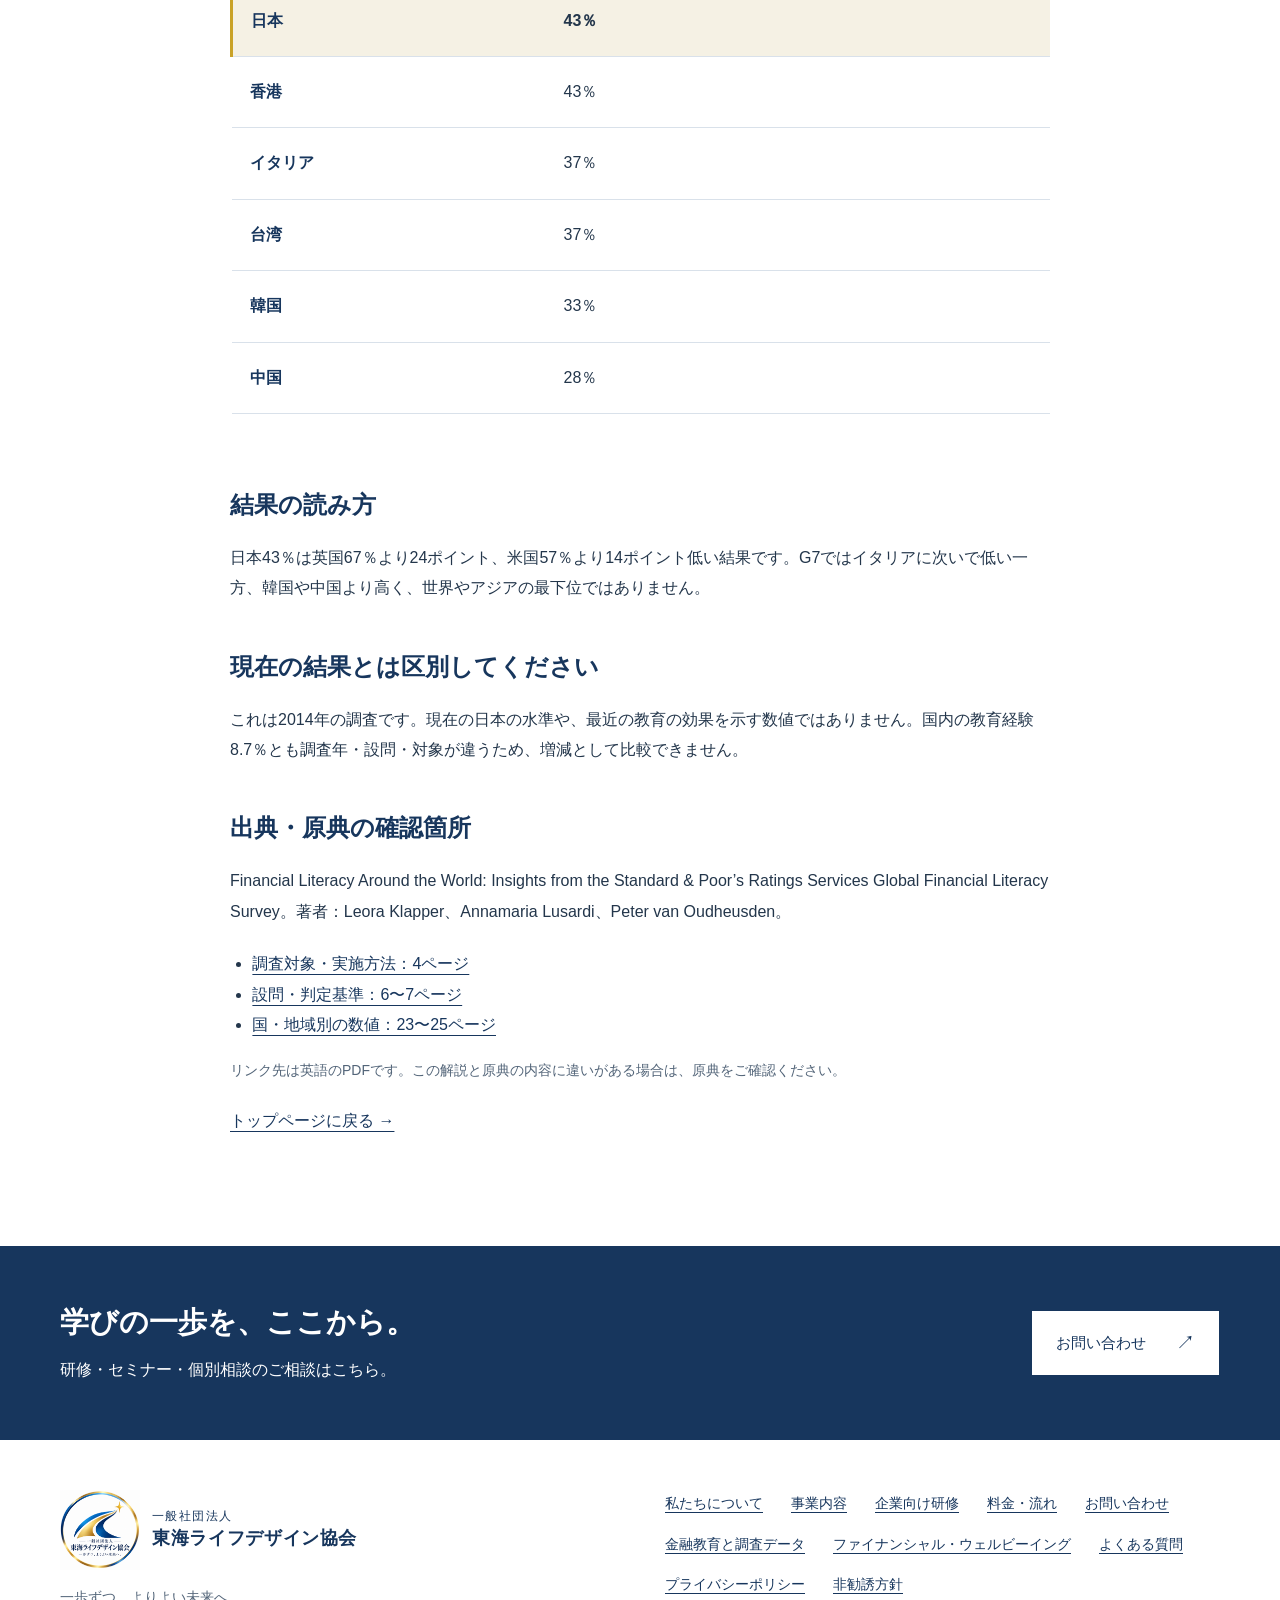
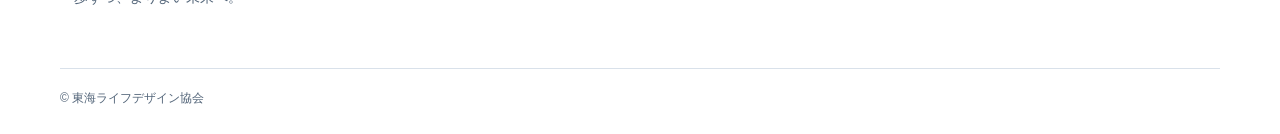
<file: literacy-survey.html>
<!doctype html><html lang="ja"><head><meta charset="utf-8"><meta name="viewport" content="width=device-width,initial-scale=1"><title>金融リテラシー国際調査を日本語で読む | 東海ライフデザイン協会</title><meta name="description" content="S&amp;P Global FinLit Surveyの調査方法、国別数値、読み取り方を当協会が日本語で要約します。2014年調査の参考資料です。"><meta name="robots" content="index,follow"><link rel="canonical" href="https://tokai-lifedesign.github.io/literacy-survey.html"><meta property="og:locale" content="ja_JP"><meta property="og:type" content="website"><meta property="og:site_name" content="一般社団法人 東海ライフデザイン協会"><meta property="og:title" content="金融リテラシー国際調査を日本語で読む"><meta property="og:description" content="S&amp;P Global FinLit Surveyの調査方法、国別数値、読み取り方を当協会が日本語で要約します。2014年調査の参考資料です。"><meta property="og:url" content="https://tokai-lifedesign.github.io/literacy-survey.html"><meta property="og:image" content="https://tokai-lifedesign.github.io/assets/ogp.png"><meta property="og:image:width" content="1200"><meta property="og:image:height" content="630"><meta property="og:image:alt" content="お金の知識で、人生の選択肢を増やす。東海ライフデザイン協会"><meta name="twitter:card" content="summary_large_image"><meta name="theme-color" content="#17365D"><link rel="icon" href="assets/logo.png" type="image/png"><link rel="stylesheet" href="assets/style-photo.css"><script src="assets/main.js" defer></script><script type="application/ld+json">{"@context":"https://schema.org","@type":"Organization","name":"一般社団法人 東海ライフデザイン協会","url":"https://tokai-lifedesign.github.io/","email":"tokai.lifedesign@gmail.com","address":"愛知県名古屋市"}</script></head><body><a class="skip" href="#main">本文へ移動</a><header class="header"><div class="wrap header-inner"><a class="brand" href="index.html" aria-label="東海ライフデザイン協会 トップ"><img class="brand-logo" src="assets/logo.png" alt="" width="80" height="80"><span><small>一般社団法人</small><strong>東海ライフデザイン協会</strong></span></a><button class="menu" type="button" aria-controls="main-nav" aria-expanded="false" aria-label="メニューを開く"><span class="menu-icon" aria-hidden="true"><span></span><span></span><span></span></span></button><nav id="main-nav" class="nav" aria-label="メインナビゲーション"><a href="about.html">私たちについて</a><a href="services.html">事業内容</a><a href="training.html">企業向け研修</a><a href="fees.html">料金・流れ</a><a href="contact.html" class="contact-link">お問い合わせ</a><details class="nav-resources"><summary>学び・資料</summary><div><a href="research.html">金融教育と調査データ</a><a href="financial-wellbeing.html">ファイナンシャル・ウェルビーイング</a><a href="faq.html">よくある質問</a></div></details></nav></div></header><main id="main"><div class="wrap breadcrumb"><a href="index.html">トップ</a> / 金融リテラシー国際調査を日本語で読む</div><div class="page-head"><div class="wrap"><p class="eyebrow">SURVEY GUIDE</p><h1>金融リテラシー国際調査を、日本語で。</h1><p>S&P Global FinLit Survey（2014年調査）の読み方をご案内します。</p></div></div><section class="section "><div class="wrap"><div class="prose"><p class="callout">このページは、当協会が英語原典をもとに作成した日本語の要約・解説です。調査実施機関による公式日本語訳ではありません。</p><h2>どんな調査？</h2><p>2014年に140以上の国・地域の15歳以上、15万人超を対象に実施。Gallup World Pollを通じて金融知識を調べた国際調査です。日本政府の調査ではありません。</p><h2>43％は何を意味する？</h2><p>金利の計算・複利・インフレ・分散投資の4分野中、3分野以上で基準を満たした人の割合です。全問題の平均正答率ではありません。</p><div class="table-wrap"><table><caption>G7とアジアの5か国・地域（原典から抜粋）</caption><thead><tr><th scope="col">国・地域</th><th scope="col">基準を満たした人の割合</th></tr></thead><tbody><tr><th scope="row">カナダ</th><td>68％</td></tr><tr><th scope="row">英国</th><td>67％</td></tr><tr><th scope="row">ドイツ</th><td>66％</td></tr><tr><th scope="row">シンガポール</th><td>59％</td></tr><tr><th scope="row">米国</th><td>57％</td></tr><tr><th scope="row">フランス</th><td>52％</td></tr><tr class="japan-row"><th scope="row">日本</th><td>43％</td></tr><tr><th scope="row">香港</th><td>43％</td></tr><tr><th scope="row">イタリア</th><td>37％</td></tr><tr><th scope="row">台湾</th><td>37％</td></tr><tr><th scope="row">韓国</th><td>33％</td></tr><tr><th scope="row">中国</th><td>28％</td></tr></tbody></table></div><h2>結果の読み方</h2><p>日本43％は英国67％より24ポイント、米国57％より14ポイント低い結果です。G7ではイタリアに次いで低い一方、韓国や中国より高く、世界やアジアの最下位ではありません。</p><h2>現在の結果とは区別してください</h2><p>これは2014年の調査です。現在の日本の水準や、最近の教育の効果を示す数値ではありません。国内の教育経験8.7％とも調査年・設問・対象が違うため、増減として比較できません。</p><h2>出典・原典の確認箇所</h2><p>Financial Literacy Around the World: Insights from the Standard &amp; Poor’s Ratings Services Global Financial Literacy Survey。著者：Leora Klapper、Annamaria Lusardi、Peter van Oudheusden。</p><ul><li><a href="https://gflec.org/wp-content/uploads/2015/11/3313-Finlit_Report_FINAL-5.11.16.pdf#page=4">調査対象・実施方法：4ページ</a></li><li><a href="https://gflec.org/wp-content/uploads/2015/11/3313-Finlit_Report_FINAL-5.11.16.pdf#page=6">設問・判定基準：6〜7ページ</a></li><li><a href="https://gflec.org/wp-content/uploads/2015/11/3313-Finlit_Report_FINAL-5.11.16.pdf#page=23">国・地域別の数値：23〜25ページ</a></li></ul><p class="fine">リンク先は英語のPDFです。この解説と原典の内容に違いがある場合は、原典をご確認ください。</p><p><a href="index.html">トップページに戻る →</a></p></div></div></section></main><aside class="cta" aria-label="お問い合わせ案内"><div class="wrap"><div><h2>学びの一歩を、ここから。</h2><p>研修・セミナー・個別相談のご相談はこちら。</p></div><a class="button" href="contact.html">お問い合わせ</a></div></aside><footer class="footer"><div class="wrap"><div class="footer-grid"><div><a class="brand" href="index.html"><img class="brand-logo" src="assets/logo.png" alt="" width="80" height="80"><span><small>一般社団法人</small><strong>東海ライフデザイン協会</strong></span></a><p class="motto">一歩ずつ、よりよい未来へ。</p></div><nav class="footer-links" aria-label="フッターナビゲーション"><a href="about.html">私たちについて</a><a href="services.html">事業内容</a><a href="training.html">企業向け研修</a><a href="fees.html">料金・流れ</a><a href="contact.html">お問い合わせ</a><a href="research.html">金融教育と調査データ</a><a href="financial-wellbeing.html">ファイナンシャル・ウェルビーイング</a><a href="faq.html">よくある質問</a><a href="privacy.html">プライバシーポリシー</a><a href="policy.html">非勧誘方針</a></nav></div><p class="copyright">© 東海ライフデザイン協会</p></div></footer></body></html>
</file>
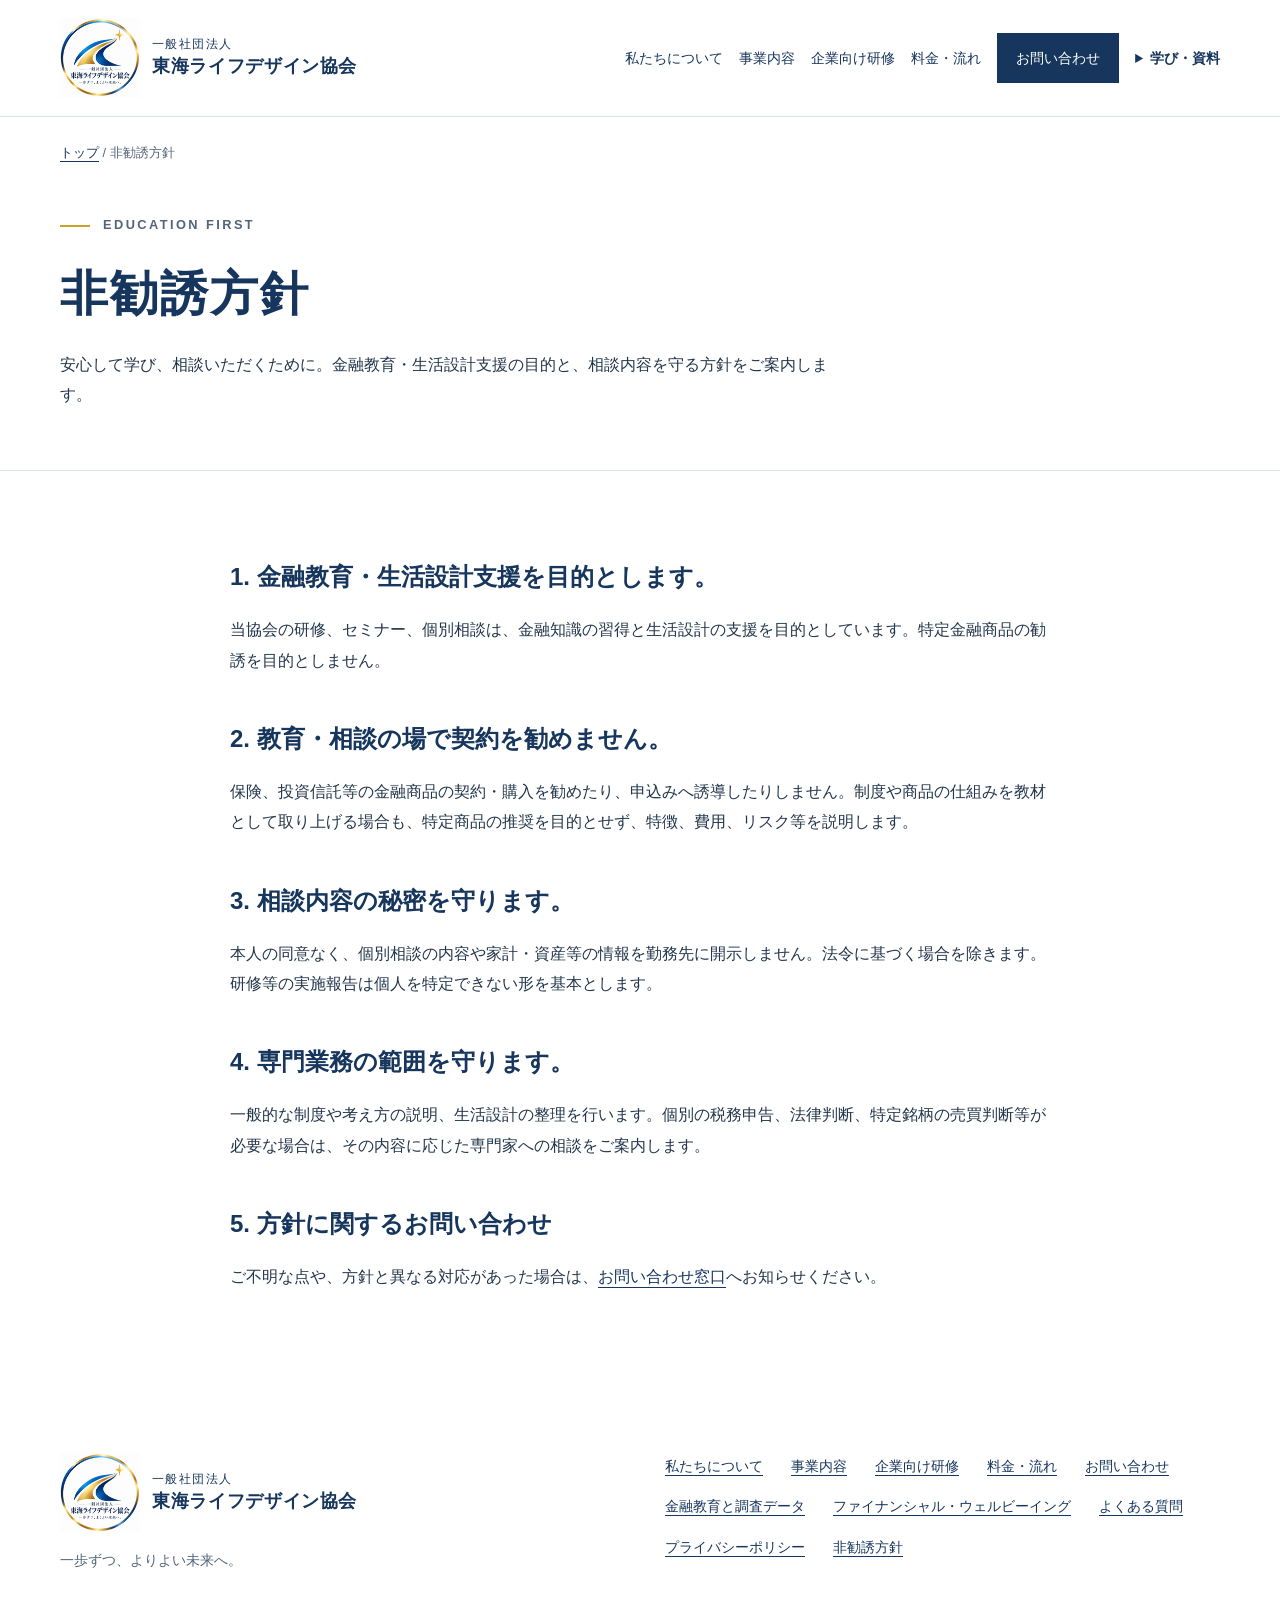
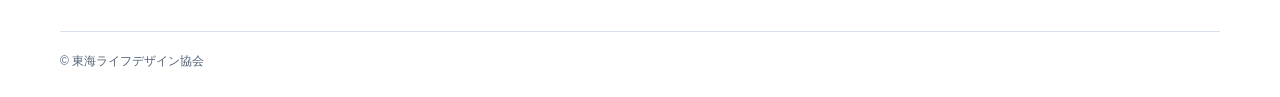
<file: policy.html>
<!doctype html><html lang="ja"><head><meta charset="utf-8"><meta name="viewport" content="width=device-width,initial-scale=1"><title>非勧誘方針 | 東海ライフデザイン協会</title><meta name="description" content="特定金融商品の勧誘を目的としない金融教育と、個別相談内容の秘密保持についての方針です。"><meta name="robots" content="index,follow"><link rel="canonical" href="https://tokai-lifedesign.github.io/policy.html"><meta property="og:locale" content="ja_JP"><meta property="og:type" content="website"><meta property="og:site_name" content="一般社団法人 東海ライフデザイン協会"><meta property="og:title" content="非勧誘方針"><meta property="og:description" content="特定金融商品の勧誘を目的としない金融教育と、個別相談内容の秘密保持についての方針です。"><meta property="og:url" content="https://tokai-lifedesign.github.io/policy.html"><meta property="og:image" content="https://tokai-lifedesign.github.io/assets/ogp.png"><meta property="og:image:width" content="1200"><meta property="og:image:height" content="630"><meta property="og:image:alt" content="お金の知識で、人生の選択肢を増やす。東海ライフデザイン協会"><meta name="twitter:card" content="summary_large_image"><meta name="theme-color" content="#17365D"><link rel="icon" href="assets/logo.png" type="image/png"><link rel="stylesheet" href="assets/style-photo.css"><script src="assets/main.js" defer></script><script type="application/ld+json">{"@context":"https://schema.org","@type":"Organization","name":"一般社団法人 東海ライフデザイン協会","url":"https://tokai-lifedesign.github.io/","email":"tokai.lifedesign@gmail.com","address":"愛知県名古屋市"}</script></head><body><a class="skip" href="#main">本文へ移動</a><header class="header"><div class="wrap header-inner"><a class="brand" href="index.html" aria-label="東海ライフデザイン協会 トップ"><img class="brand-logo" src="assets/logo.png" alt="" width="80" height="80"><span><small>一般社団法人</small><strong>東海ライフデザイン協会</strong></span></a><button class="menu" type="button" aria-controls="main-nav" aria-expanded="false" aria-label="メニューを開く"><span class="menu-icon" aria-hidden="true"><span></span><span></span><span></span></span></button><nav id="main-nav" class="nav" aria-label="メインナビゲーション"><a href="about.html">私たちについて</a><a href="services.html">事業内容</a><a href="training.html">企業向け研修</a><a href="fees.html">料金・流れ</a><a href="contact.html" class="contact-link">お問い合わせ</a><details class="nav-resources"><summary>学び・資料</summary><div><a href="research.html">金融教育と調査データ</a><a href="financial-wellbeing.html">ファイナンシャル・ウェルビーイング</a><a href="faq.html">よくある質問</a></div></details></nav></div></header><main id="main"><div class="wrap breadcrumb"><a href="index.html">トップ</a> / 非勧誘方針</div><div class="page-head"><div class="wrap"><p class="eyebrow">EDUCATION FIRST</p><h1>非勧誘方針</h1><p>安心して学び、相談いただくために。金融教育・生活設計支援の目的と、相談内容を守る方針をご案内します。</p></div></div><section class="section "><div class="wrap"><div class="prose"><h2>1. 金融教育・生活設計支援を目的とします。</h2><p>当協会の研修、セミナー、個別相談は、金融知識の習得と生活設計の支援を目的としています。特定金融商品の勧誘を目的としません。</p><h2>2. 教育・相談の場で契約を勧めません。</h2><p>保険、投資信託等の金融商品の契約・購入を勧めたり、申込みへ誘導したりしません。制度や商品の仕組みを教材として取り上げる場合も、特定商品の推奨を目的とせず、特徴、費用、リスク等を説明します。</p><h2>3. 相談内容の秘密を守ります。</h2><p>本人の同意なく、個別相談の内容や家計・資産等の情報を勤務先に開示しません。法令に基づく場合を除きます。研修等の実施報告は個人を特定できない形を基本とします。</p><h2>4. 専門業務の範囲を守ります。</h2><p>一般的な制度や考え方の説明、生活設計の整理を行います。個別の税務申告、法律判断、特定銘柄の売買判断等が必要な場合は、その内容に応じた専門家への相談をご案内します。</p><h2>5. 方針に関するお問い合わせ</h2><p>ご不明な点や、方針と異なる対応があった場合は、<a href="contact.html">お問い合わせ窓口</a>へお知らせください。</p></div></div></section></main><footer class="footer"><div class="wrap"><div class="footer-grid"><div><a class="brand" href="index.html"><img class="brand-logo" src="assets/logo.png" alt="" width="80" height="80"><span><small>一般社団法人</small><strong>東海ライフデザイン協会</strong></span></a><p class="motto">一歩ずつ、よりよい未来へ。</p></div><nav class="footer-links" aria-label="フッターナビゲーション"><a href="about.html">私たちについて</a><a href="services.html">事業内容</a><a href="training.html">企業向け研修</a><a href="fees.html">料金・流れ</a><a href="contact.html">お問い合わせ</a><a href="research.html">金融教育と調査データ</a><a href="financial-wellbeing.html">ファイナンシャル・ウェルビーイング</a><a href="faq.html">よくある質問</a><a href="privacy.html">プライバシーポリシー</a><a href="policy.html">非勧誘方針</a></nav></div><p class="copyright">© 東海ライフデザイン協会</p></div></footer></body></html>
</file>
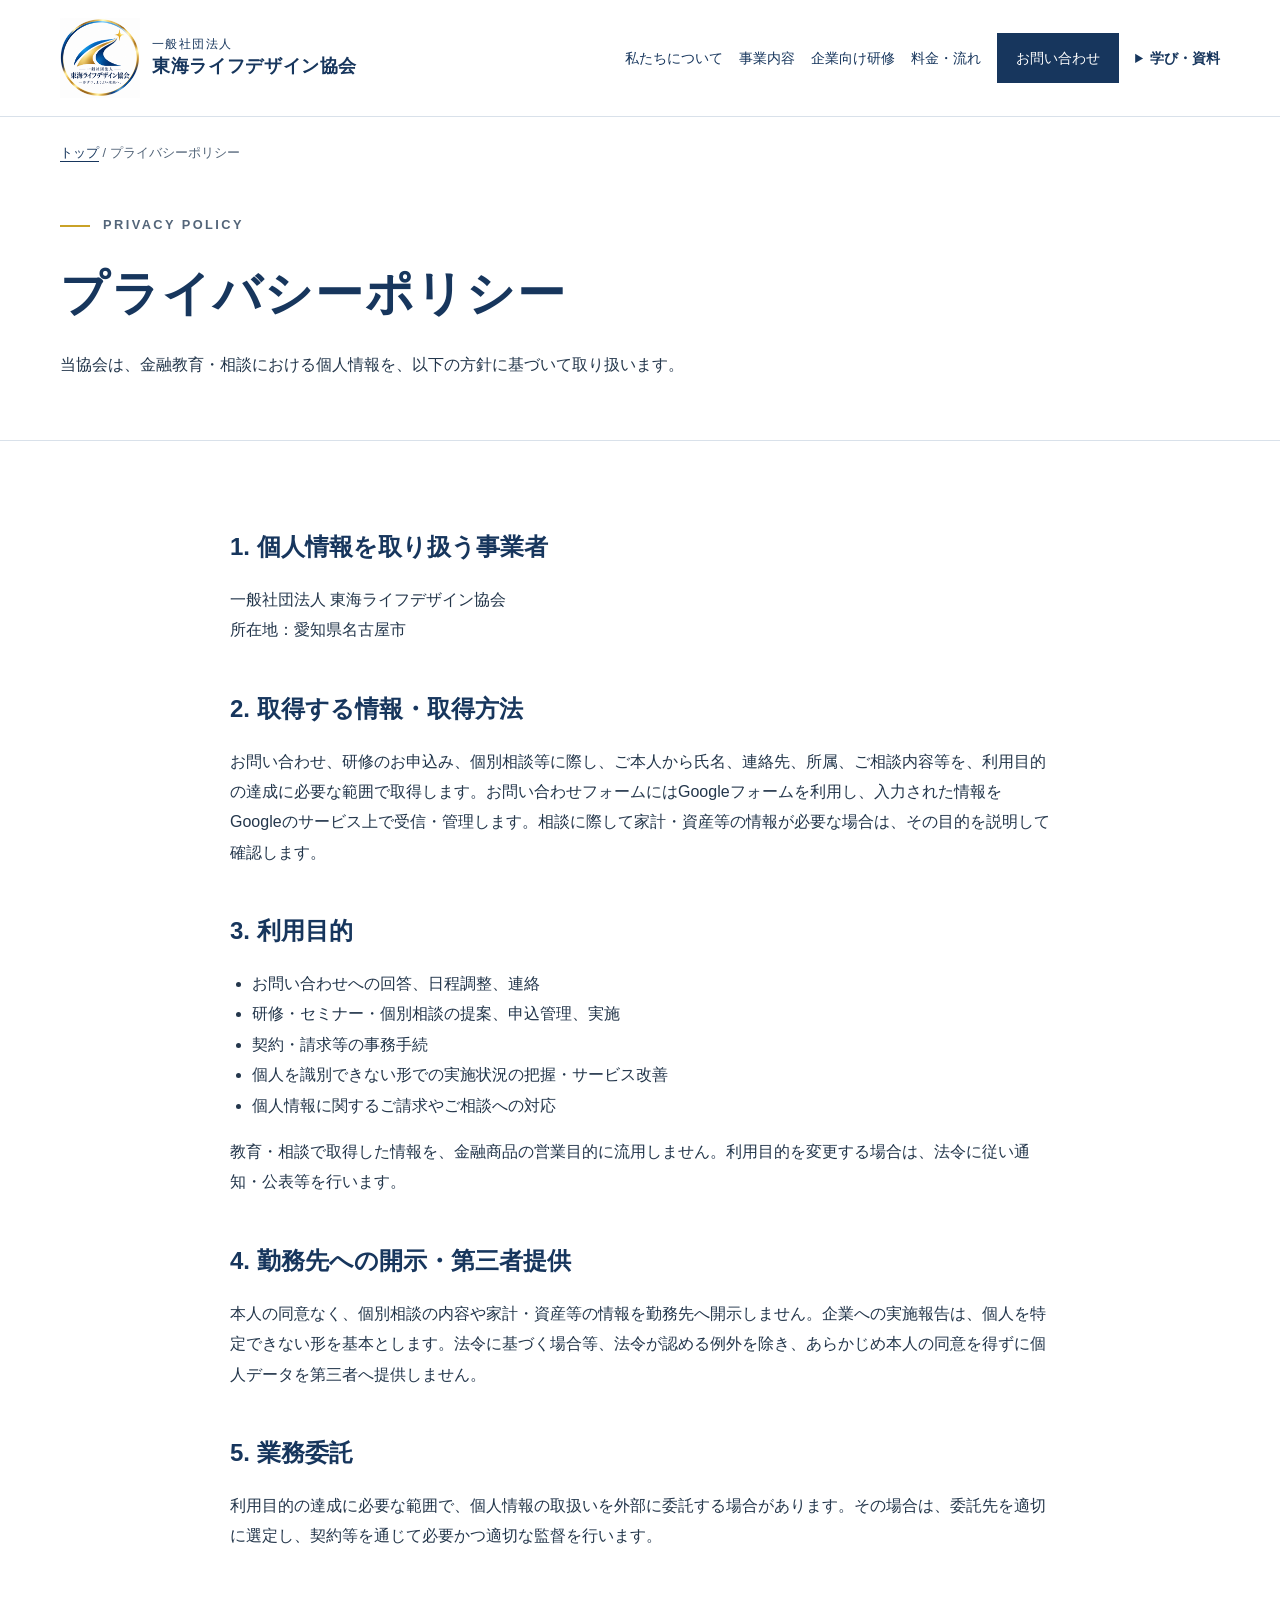
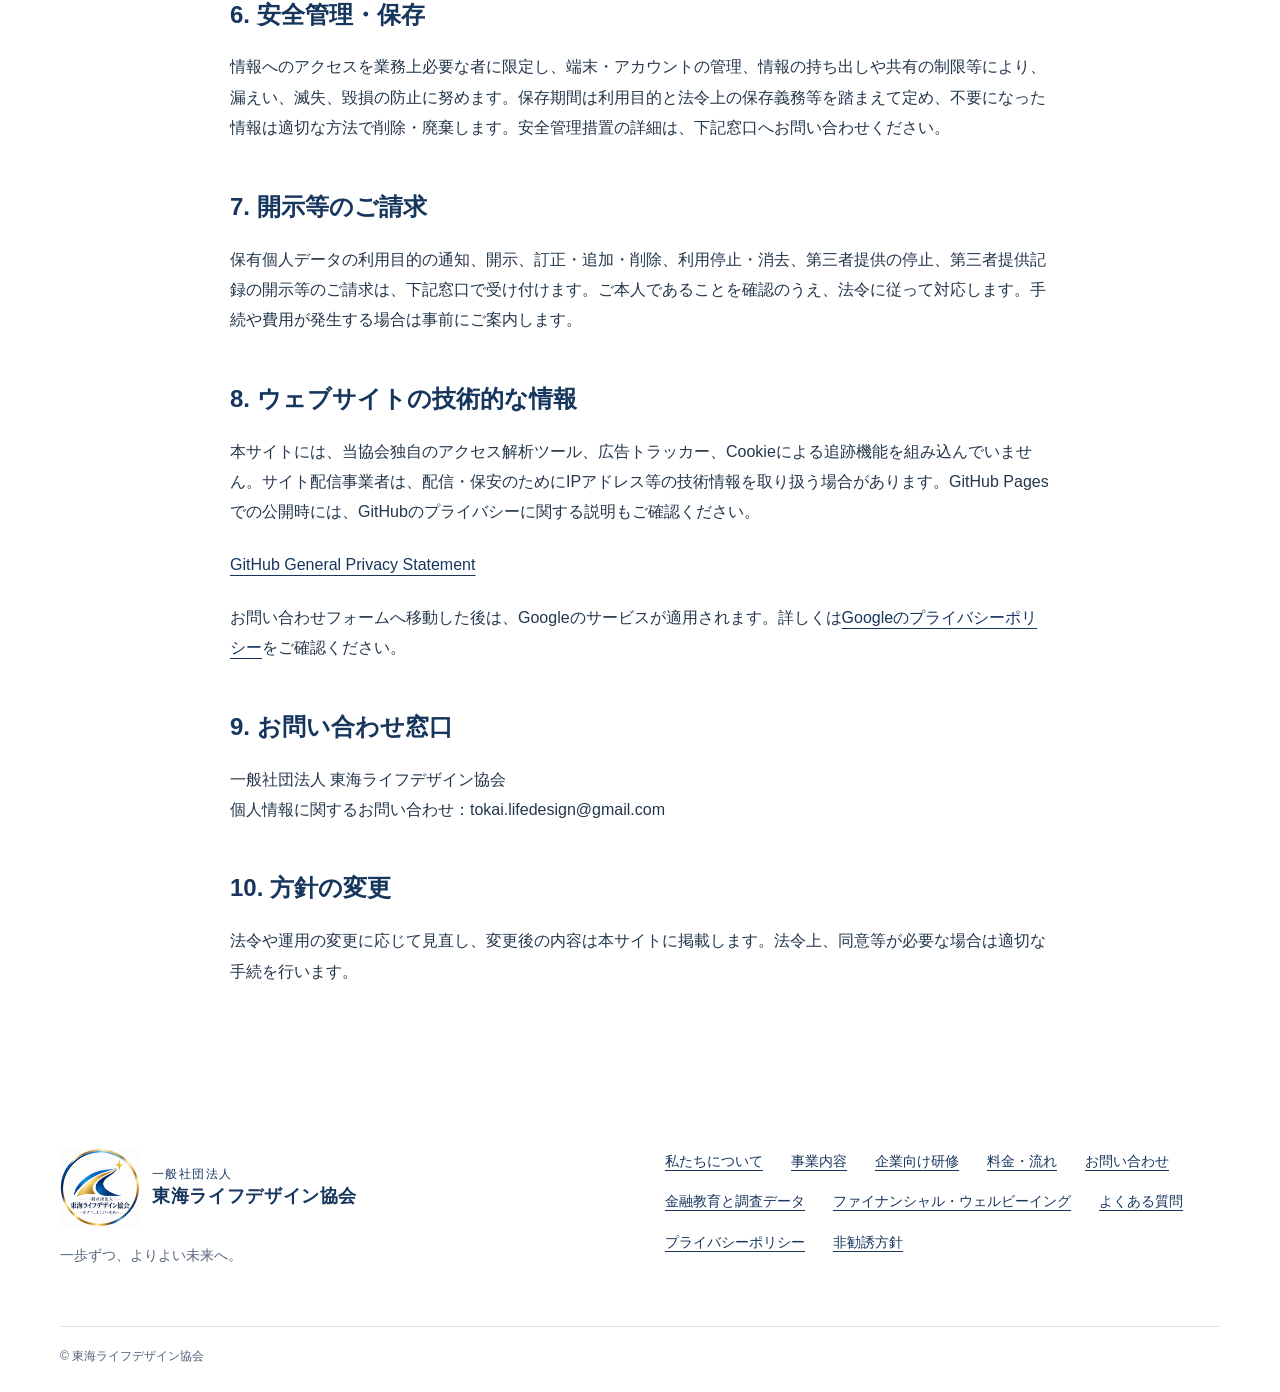
<file: privacy.html>
<!doctype html><html lang="ja"><head><meta charset="utf-8"><meta name="viewport" content="width=device-width,initial-scale=1"><title>プライバシーポリシー | 東海ライフデザイン協会</title><meta name="description" content="お問い合わせ・研修・個別相談における個人情報の利用目的、第三者提供、安全管理、勤務先への情報開示に関する方針です。"><meta name="robots" content="index,follow"><link rel="canonical" href="https://tokai-lifedesign.github.io/privacy.html"><meta property="og:locale" content="ja_JP"><meta property="og:type" content="website"><meta property="og:site_name" content="一般社団法人 東海ライフデザイン協会"><meta property="og:title" content="プライバシーポリシー"><meta property="og:description" content="お問い合わせ・研修・個別相談における個人情報の利用目的、第三者提供、安全管理、勤務先への情報開示に関する方針です。"><meta property="og:url" content="https://tokai-lifedesign.github.io/privacy.html"><meta property="og:image" content="https://tokai-lifedesign.github.io/assets/ogp.png"><meta property="og:image:width" content="1200"><meta property="og:image:height" content="630"><meta property="og:image:alt" content="お金の知識で、人生の選択肢を増やす。東海ライフデザイン協会"><meta name="twitter:card" content="summary_large_image"><meta name="theme-color" content="#17365D"><link rel="icon" href="assets/logo.png" type="image/png"><link rel="stylesheet" href="assets/style-photo.css"><script src="assets/main.js" defer></script><script type="application/ld+json">{"@context":"https://schema.org","@type":"Organization","name":"一般社団法人 東海ライフデザイン協会","url":"https://tokai-lifedesign.github.io/","email":"tokai.lifedesign@gmail.com","address":"愛知県名古屋市"}</script></head><body><a class="skip" href="#main">本文へ移動</a><header class="header"><div class="wrap header-inner"><a class="brand" href="index.html" aria-label="東海ライフデザイン協会 トップ"><img class="brand-logo" src="assets/logo.png" alt="" width="80" height="80"><span><small>一般社団法人</small><strong>東海ライフデザイン協会</strong></span></a><button class="menu" type="button" aria-controls="main-nav" aria-expanded="false" aria-label="メニューを開く"><span class="menu-icon" aria-hidden="true"><span></span><span></span><span></span></span></button><nav id="main-nav" class="nav" aria-label="メインナビゲーション"><a href="about.html">私たちについて</a><a href="services.html">事業内容</a><a href="training.html">企業向け研修</a><a href="fees.html">料金・流れ</a><a href="contact.html" class="contact-link">お問い合わせ</a><details class="nav-resources"><summary>学び・資料</summary><div><a href="research.html">金融教育と調査データ</a><a href="financial-wellbeing.html">ファイナンシャル・ウェルビーイング</a><a href="faq.html">よくある質問</a></div></details></nav></div></header><main id="main"><div class="wrap breadcrumb"><a href="index.html">トップ</a> / プライバシーポリシー</div><div class="page-head"><div class="wrap"><p class="eyebrow">PRIVACY POLICY</p><h1>プライバシーポリシー</h1><p>当協会は、金融教育・相談における個人情報を、以下の方針に基づいて取り扱います。</p></div></div><section class="section "><div class="wrap"><div class="prose"><h2>1. 個人情報を取り扱う事業者</h2><p>一般社団法人 東海ライフデザイン協会<br>所在地：愛知県名古屋市</p><h2>2. 取得する情報・取得方法</h2><p>お問い合わせ、研修のお申込み、個別相談等に際し、ご本人から氏名、連絡先、所属、ご相談内容等を、利用目的の達成に必要な範囲で取得します。お問い合わせフォームにはGoogleフォームを利用し、入力された情報をGoogleのサービス上で受信・管理します。相談に際して家計・資産等の情報が必要な場合は、その目的を説明して確認します。</p><h2>3. 利用目的</h2><ul><li>お問い合わせへの回答、日程調整、連絡</li><li>研修・セミナー・個別相談の提案、申込管理、実施</li><li>契約・請求等の事務手続</li><li>個人を識別できない形での実施状況の把握・サービス改善</li><li>個人情報に関するご請求やご相談への対応</li></ul><p>教育・相談で取得した情報を、金融商品の営業目的に流用しません。利用目的を変更する場合は、法令に従い通知・公表等を行います。</p><h2>4. 勤務先への開示・第三者提供</h2><p>本人の同意なく、個別相談の内容や家計・資産等の情報を勤務先へ開示しません。企業への実施報告は、個人を特定できない形を基本とします。法令に基づく場合等、法令が認める例外を除き、あらかじめ本人の同意を得ずに個人データを第三者へ提供しません。</p><h2>5. 業務委託</h2><p>利用目的の達成に必要な範囲で、個人情報の取扱いを外部に委託する場合があります。その場合は、委託先を適切に選定し、契約等を通じて必要かつ適切な監督を行います。</p><h2>6. 安全管理・保存</h2><p>情報へのアクセスを業務上必要な者に限定し、端末・アカウントの管理、情報の持ち出しや共有の制限等により、漏えい、滅失、毀損の防止に努めます。保存期間は利用目的と法令上の保存義務等を踏まえて定め、不要になった情報は適切な方法で削除・廃棄します。安全管理措置の詳細は、下記窓口へお問い合わせください。</p><h2>7. 開示等のご請求</h2><p>保有個人データの利用目的の通知、開示、訂正・追加・削除、利用停止・消去、第三者提供の停止、第三者提供記録の開示等のご請求は、下記窓口で受け付けます。ご本人であることを確認のうえ、法令に従って対応します。手続や費用が発生する場合は事前にご案内します。</p><h2>8. ウェブサイトの技術的な情報</h2><p>本サイトには、当協会独自のアクセス解析ツール、広告トラッカー、Cookieによる追跡機能を組み込んでいません。サイト配信事業者は、配信・保安のためにIPアドレス等の技術情報を取り扱う場合があります。GitHub Pagesでの公開時には、GitHubのプライバシーに関する説明もご確認ください。</p><p><a href="https://docs.github.com/en/site-policy/privacy-policies/github-general-privacy-statement">GitHub General Privacy Statement</a></p><p>お問い合わせフォームへ移動した後は、Googleのサービスが適用されます。詳しくは<a href="https://policies.google.com/privacy?hl=ja">Googleのプライバシーポリシー</a>をご確認ください。</p><h2>9. お問い合わせ窓口</h2><p>一般社団法人 東海ライフデザイン協会<br>個人情報に関するお問い合わせ：tokai.lifedesign@gmail.com</p><h2>10. 方針の変更</h2><p>法令や運用の変更に応じて見直し、変更後の内容は本サイトに掲載します。法令上、同意等が必要な場合は適切な手続を行います。</p></div></div></section></main><footer class="footer"><div class="wrap"><div class="footer-grid"><div><a class="brand" href="index.html"><img class="brand-logo" src="assets/logo.png" alt="" width="80" height="80"><span><small>一般社団法人</small><strong>東海ライフデザイン協会</strong></span></a><p class="motto">一歩ずつ、よりよい未来へ。</p></div><nav class="footer-links" aria-label="フッターナビゲーション"><a href="about.html">私たちについて</a><a href="services.html">事業内容</a><a href="training.html">企業向け研修</a><a href="fees.html">料金・流れ</a><a href="contact.html">お問い合わせ</a><a href="research.html">金融教育と調査データ</a><a href="financial-wellbeing.html">ファイナンシャル・ウェルビーイング</a><a href="faq.html">よくある質問</a><a href="privacy.html">プライバシーポリシー</a><a href="policy.html">非勧誘方針</a></nav></div><p class="copyright">© 東海ライフデザイン協会</p></div></footer></body></html>
</file>
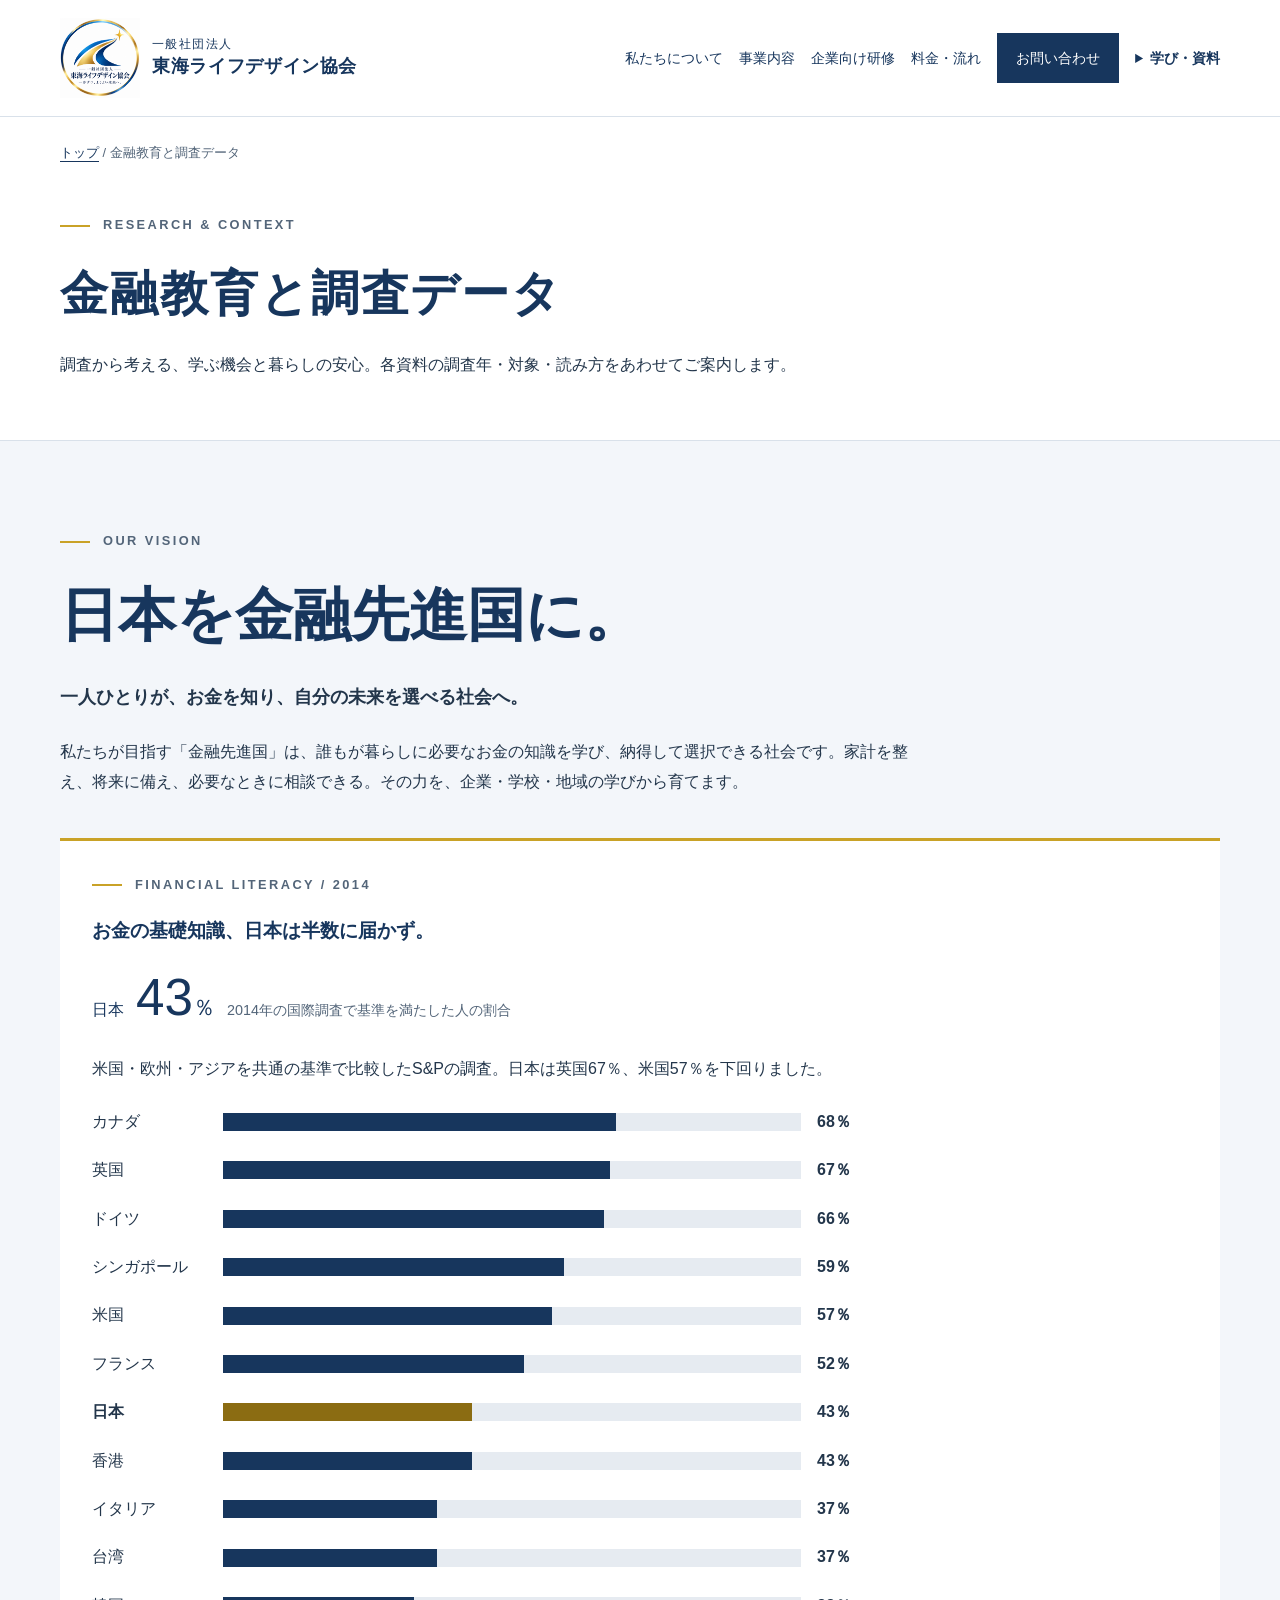
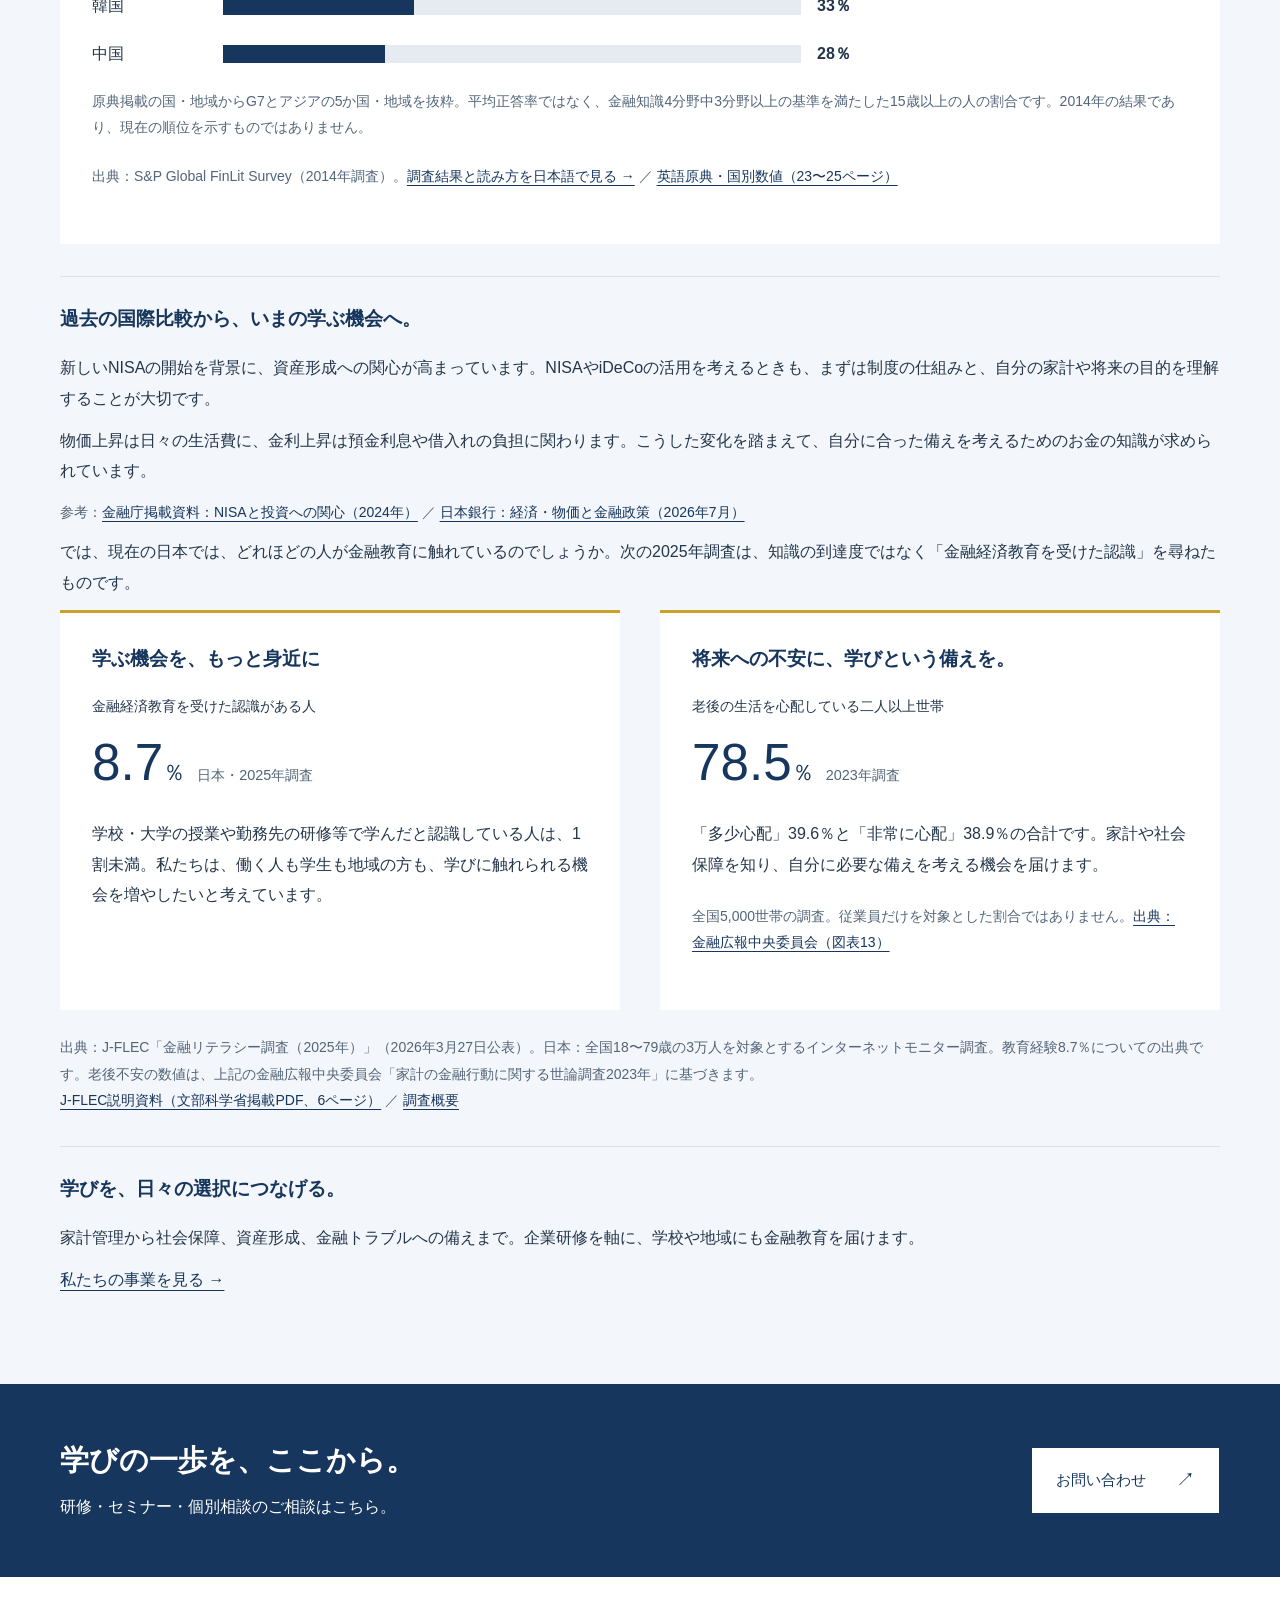
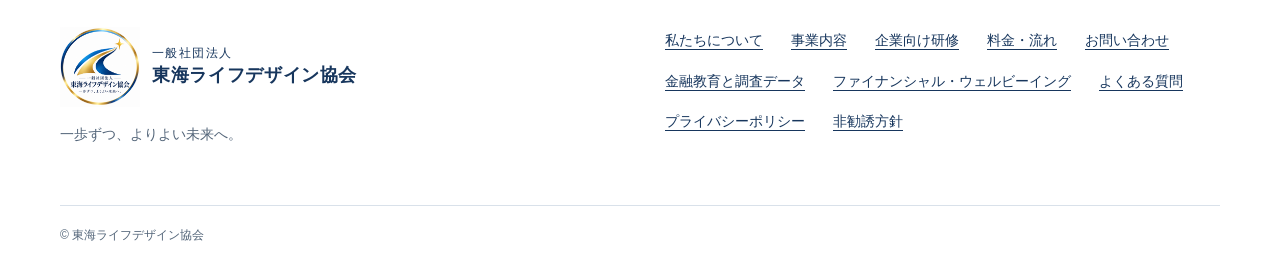
<file: research.html>
<!doctype html><html lang="ja"><head><meta charset="utf-8"><meta name="viewport" content="width=device-width,initial-scale=1"><title>金融教育と調査データ | 東海ライフデザイン協会</title><meta name="description" content="金融リテラシーの国際比較、学ぶ機会と将来への備えについて、出典とともにご紹介します。"><meta name="robots" content="index,follow"><link rel="canonical" href="https://tokai-lifedesign.github.io/research.html"><meta property="og:locale" content="ja_JP"><meta property="og:type" content="website"><meta property="og:site_name" content="一般社団法人 東海ライフデザイン協会"><meta property="og:title" content="金融教育と調査データ"><meta property="og:description" content="金融リテラシーの国際比較、学ぶ機会と将来への備えについて、出典とともにご紹介します。"><meta property="og:url" content="https://tokai-lifedesign.github.io/research.html"><meta property="og:image" content="https://tokai-lifedesign.github.io/assets/ogp.png"><meta property="og:image:width" content="1200"><meta property="og:image:height" content="630"><meta property="og:image:alt" content="お金の知識で、人生の選択肢を増やす。東海ライフデザイン協会"><meta name="twitter:card" content="summary_large_image"><meta name="theme-color" content="#17365D"><link rel="icon" href="assets/logo.png" type="image/png"><link rel="stylesheet" href="assets/style-photo.css"><script src="assets/main.js" defer></script><script type="application/ld+json">{"@context":"https://schema.org","@type":"Organization","name":"一般社団法人 東海ライフデザイン協会","url":"https://tokai-lifedesign.github.io/","email":"tokai.lifedesign@gmail.com","address":"愛知県名古屋市"}</script></head><body><a class="skip" href="#main">本文へ移動</a><header class="header"><div class="wrap header-inner"><a class="brand" href="index.html" aria-label="東海ライフデザイン協会 トップ"><img class="brand-logo" src="assets/logo.png" alt="" width="80" height="80"><span><small>一般社団法人</small><strong>東海ライフデザイン協会</strong></span></a><button class="menu" type="button" aria-controls="main-nav" aria-expanded="false" aria-label="メニューを開く"><span class="menu-icon" aria-hidden="true"><span></span><span></span><span></span></span></button><nav id="main-nav" class="nav" aria-label="メインナビゲーション"><a href="about.html">私たちについて</a><a href="services.html">事業内容</a><a href="training.html">企業向け研修</a><a href="fees.html">料金・流れ</a><a href="contact.html" class="contact-link">お問い合わせ</a><details class="nav-resources"><summary>学び・資料</summary><div><a href="research.html">金融教育と調査データ</a><a href="financial-wellbeing.html">ファイナンシャル・ウェルビーイング</a><a href="faq.html">よくある質問</a></div></details></nav></div></header><main id="main"><div class="wrap breadcrumb"><a href="index.html">トップ</a> / 金融教育と調査データ</div><div class="page-head"><div class="wrap"><p class="eyebrow">RESEARCH & CONTEXT</p><h1>金融教育と調査データ</h1><p>調査から考える、学ぶ機会と暮らしの安心。各資料の調査年・対象・読み方をあわせてご案内します。</p></div></div><section class="section vision"><div class="wrap"><div class="vision-intro"><p class="eyebrow">OUR VISION</p><h2>日本を金融先進国に。</h2><p class="vision-lead">一人ひとりが、お金を知り、自分の未来を選べる社会へ。</p><p>私たちが目指す「金融先進国」は、誰もが暮らしに必要なお金の知識を学び、納得して選択できる社会です。家計を整え、将来に備え、必要なときに相談できる。その力を、企業・学校・地域の学びから育てます。</p></div><div class="evidence-panel"><p class="eyebrow">FINANCIAL LITERACY / 2014</p><h3>お金の基礎知識、日本は半数に届かず。</h3><p class="stat-value">日本 <strong>43<small>％</small></strong><span>2014年の国際調査で基準を満たした人の割合</span></p><p>米国・欧州・アジアを共通の基準で比較したS&amp;Pの調査。日本は英国67％、米国57％を下回りました。</p><ul class="evidence-bars literacy-bars"><li><span>カナダ</span><span class="bar-track" aria-hidden="true"><i style="width:68%"></i></span><strong>68％</strong></li><li><span>英国</span><span class="bar-track" aria-hidden="true"><i style="width:67%"></i></span><strong>67％</strong></li><li><span>ドイツ</span><span class="bar-track" aria-hidden="true"><i style="width:66%"></i></span><strong>66％</strong></li><li><span>シンガポール</span><span class="bar-track" aria-hidden="true"><i style="width:59%"></i></span><strong>59％</strong></li><li><span>米国</span><span class="bar-track" aria-hidden="true"><i style="width:57%"></i></span><strong>57％</strong></li><li><span>フランス</span><span class="bar-track" aria-hidden="true"><i style="width:52%"></i></span><strong>52％</strong></li><li class="literacy-japan"><span>日本</span><span class="bar-track" aria-hidden="true"><i style="width:43%"></i></span><strong>43％</strong></li><li><span>香港</span><span class="bar-track" aria-hidden="true"><i style="width:43%"></i></span><strong>43％</strong></li><li><span>イタリア</span><span class="bar-track" aria-hidden="true"><i style="width:37%"></i></span><strong>37％</strong></li><li><span>台湾</span><span class="bar-track" aria-hidden="true"><i style="width:37%"></i></span><strong>37％</strong></li><li><span>韓国</span><span class="bar-track" aria-hidden="true"><i style="width:33%"></i></span><strong>33％</strong></li><li><span>中国</span><span class="bar-track" aria-hidden="true"><i style="width:28%"></i></span><strong>28％</strong></li></ul><p class="fine">原典掲載の国・地域からG7とアジアの5か国・地域を抜粋。平均正答率ではなく、金融知識4分野中3分野以上の基準を満たした15歳以上の人の割合です。2014年の結果であり、現在の順位を示すものではありません。</p><p class="fine">出典：S&amp;P Global FinLit Survey（2014年調査）。<a href="literacy-survey.html">調査結果と読み方を日本語で見る →</a> ／ <a href="https://gflec.org/wp-content/uploads/2015/11/3313-Finlit_Report_FINAL-5.11.16.pdf#page=23">英語原典・国別数値（23〜25ページ）</a></p></div><div class="vision-action"><h3>過去の国際比較から、いまの学ぶ機会へ。</h3><p>新しいNISAの開始を背景に、資産形成への関心が高まっています。NISAやiDeCoの活用を考えるときも、まずは制度の仕組みと、自分の家計や将来の目的を理解することが大切です。</p><p>物価上昇は日々の生活費に、金利上昇は預金利息や借入れの負担に関わります。こうした変化を踏まえて、自分に合った備えを考えるためのお金の知識が求められています。</p><p class="fine">参考：<a href="https://www.fsa.go.jp/frtc/kikou/2024/20240709.pdf">金融庁掲載資料：NISAと投資への関心（2024年）</a> ／ <a href="https://www.boj.or.jp/mopo/outlook/highlight/ten202607.htm">日本銀行：経済・物価と金融政策（2026年7月）</a></p><p>では、現在の日本では、どれほどの人が金融教育に触れているのでしょうか。次の2025年調査は、知識の到達度ではなく「金融経済教育を受けた認識」を尋ねたものです。</p></div><div class="vision-data"><article><h3>学ぶ機会を、もっと身近に</h3><p class="stat-label">金融経済教育を受けた認識がある人</p><p class="stat-value"><strong>8.7<small>％</small></strong><span>日本・2025年調査</span></p><p>学校・大学の授業や勤務先の研修等で学んだと認識している人は、1割未満。私たちは、働く人も学生も地域の方も、学びに触れられる機会を増やしたいと考えています。</p></article><article><h3>将来への不安に、学びという備えを。</h3><p class="stat-label">老後の生活を心配している二人以上世帯</p><p class="stat-value"><strong>78.5<small>％</small></strong><span>2023年調査</span></p><p>「多少心配」39.6％と「非常に心配」38.9％の合計です。家計や社会保障を知り、自分に必要な備えを考える機会を届けます。</p><p class="fine">全国5,000世帯の調査。従業員だけを対象とした割合ではありません。<a href="https://www.shiruporuto.jp/public/document/container/yoron/futari2021-/2023/pdf/yoronf23.pdf#page=11">出典：金融広報中央委員会（図表13）</a></p></article></div><p class="fine source-note">出典：J-FLEC「金融リテラシー調査（2025年）」（2026年3月27日公表）。日本：全国18〜79歳の3万人を対象とするインターネットモニター調査。教育経験8.7％についての出典です。老後不安の数値は、上記の金融広報中央委員会「家計の金融行動に関する世論調査2023年」に基づきます。<br><a href="https://www.mext.go.jp/content/20260417-mxt_kyoiku02-000049139_05.pdf#page=6">J-FLEC説明資料（文部科学省掲載PDF、6ページ）</a> ／ <a href="https://www.j-flec.go.jp/data/literacy_chosa_2025/">調査概要</a></p><div class="vision-action"><h3>学びを、日々の選択につなげる。</h3><p>家計管理から社会保障、資産形成、金融トラブルへの備えまで。企業研修を軸に、学校や地域にも金融教育を届けます。</p><a href="services.html">私たちの事業を見る →</a></div></div></section></main><aside class="cta" aria-label="お問い合わせ案内"><div class="wrap"><div><h2>学びの一歩を、ここから。</h2><p>研修・セミナー・個別相談のご相談はこちら。</p></div><a class="button" href="contact.html">お問い合わせ</a></div></aside><footer class="footer"><div class="wrap"><div class="footer-grid"><div><a class="brand" href="index.html"><img class="brand-logo" src="assets/logo.png" alt="" width="80" height="80"><span><small>一般社団法人</small><strong>東海ライフデザイン協会</strong></span></a><p class="motto">一歩ずつ、よりよい未来へ。</p></div><nav class="footer-links" aria-label="フッターナビゲーション"><a href="about.html">私たちについて</a><a href="services.html">事業内容</a><a href="training.html">企業向け研修</a><a href="fees.html">料金・流れ</a><a href="contact.html">お問い合わせ</a><a href="research.html">金融教育と調査データ</a><a href="financial-wellbeing.html">ファイナンシャル・ウェルビーイング</a><a href="faq.html">よくある質問</a><a href="privacy.html">プライバシーポリシー</a><a href="policy.html">非勧誘方針</a></nav></div><p class="copyright">© 東海ライフデザイン協会</p></div></footer></body></html>
</file>
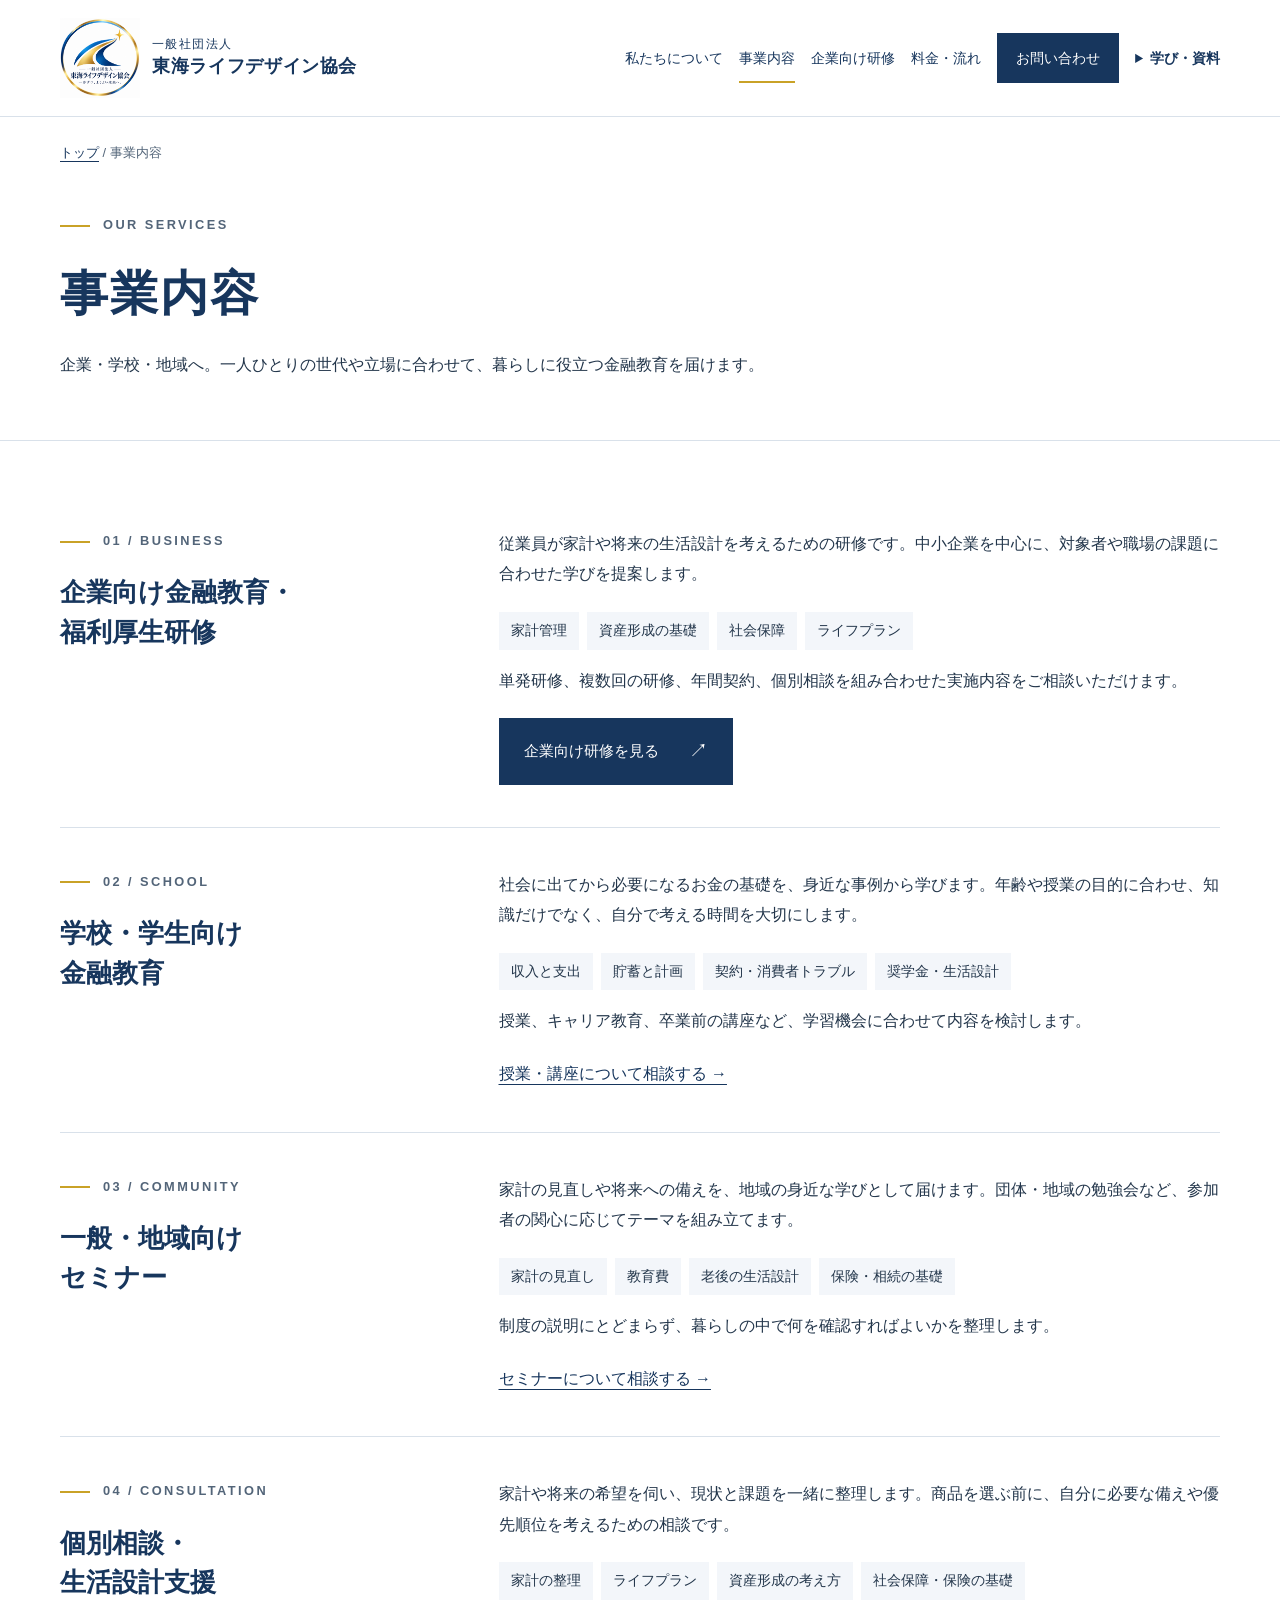
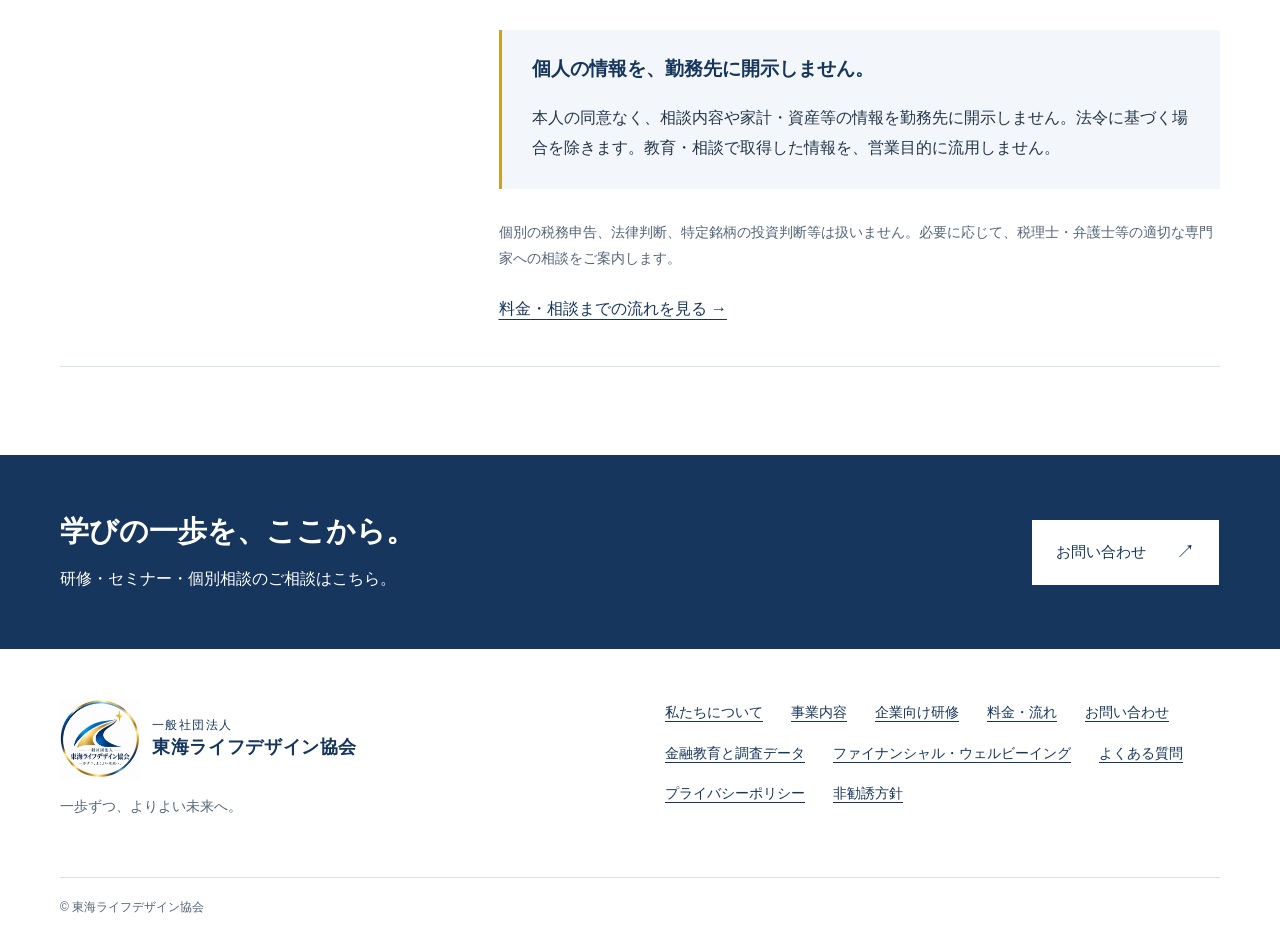
<file: services.html>
<!doctype html><html lang="ja"><head><meta charset="utf-8"><meta name="viewport" content="width=device-width,initial-scale=1"><title>事業内容 | 東海ライフデザイン協会</title><meta name="description" content="企業向け研修、学校・学生向け金融教育、一般・地域向けセミナー、個別相談。4つの事業をご案内します。"><meta name="robots" content="index,follow"><link rel="canonical" href="https://tokai-lifedesign.github.io/services.html"><meta property="og:locale" content="ja_JP"><meta property="og:type" content="website"><meta property="og:site_name" content="一般社団法人 東海ライフデザイン協会"><meta property="og:title" content="事業内容"><meta property="og:description" content="企業向け研修、学校・学生向け金融教育、一般・地域向けセミナー、個別相談。4つの事業をご案内します。"><meta property="og:url" content="https://tokai-lifedesign.github.io/services.html"><meta property="og:image" content="https://tokai-lifedesign.github.io/assets/ogp.png"><meta property="og:image:width" content="1200"><meta property="og:image:height" content="630"><meta property="og:image:alt" content="お金の知識で、人生の選択肢を増やす。東海ライフデザイン協会"><meta name="twitter:card" content="summary_large_image"><meta name="theme-color" content="#17365D"><link rel="icon" href="assets/logo.png" type="image/png"><link rel="stylesheet" href="assets/style-photo.css"><script src="assets/main.js" defer></script><script type="application/ld+json">{"@context":"https://schema.org","@type":"Organization","name":"一般社団法人 東海ライフデザイン協会","url":"https://tokai-lifedesign.github.io/","email":"tokai.lifedesign@gmail.com","address":"愛知県名古屋市"}</script></head><body><a class="skip" href="#main">本文へ移動</a><header class="header"><div class="wrap header-inner"><a class="brand" href="index.html" aria-label="東海ライフデザイン協会 トップ"><img class="brand-logo" src="assets/logo.png" alt="" width="80" height="80"><span><small>一般社団法人</small><strong>東海ライフデザイン協会</strong></span></a><button class="menu" type="button" aria-controls="main-nav" aria-expanded="false" aria-label="メニューを開く"><span class="menu-icon" aria-hidden="true"><span></span><span></span><span></span></span></button><nav id="main-nav" class="nav" aria-label="メインナビゲーション"><a href="about.html">私たちについて</a><a href="services.html" aria-current="page">事業内容</a><a href="training.html">企業向け研修</a><a href="fees.html">料金・流れ</a><a href="contact.html" class="contact-link">お問い合わせ</a><details class="nav-resources"><summary>学び・資料</summary><div><a href="research.html">金融教育と調査データ</a><a href="financial-wellbeing.html">ファイナンシャル・ウェルビーイング</a><a href="faq.html">よくある質問</a></div></details></nav></div></header><main id="main"><div class="wrap breadcrumb"><a href="index.html">トップ</a> / 事業内容</div><div class="page-head"><div class="wrap"><p class="eyebrow">OUR SERVICES</p><h1>事業内容</h1><p>企業・学校・地域へ。一人ひとりの世代や立場に合わせて、暮らしに役立つ金融教育を届けます。</p></div></div><section class="section "><div class="wrap">
<article class="service" id="business"><div><p class="eyebrow">01 / BUSINESS</p><h2>企業向け金融教育・<br>福利厚生研修</h2></div><div><p>従業員が家計や将来の生活設計を考えるための研修です。中小企業を中心に、対象者や職場の課題に合わせた学びを提案します。</p><ul class="chips"><li>家計管理</li><li>資産形成の基礎</li><li>社会保障</li><li>ライフプラン</li></ul><p>単発研修、複数回の研修、年間契約、個別相談を組み合わせた実施内容をご相談いただけます。</p><a class="button" href="training.html">企業向け研修を見る</a></div></article>
<article class="service" id="school"><div><p class="eyebrow">02 / SCHOOL</p><h2>学校・学生向け<br>金融教育</h2></div><div><p>社会に出てから必要になるお金の基礎を、身近な事例から学びます。年齢や授業の目的に合わせ、知識だけでなく、自分で考える時間を大切にします。</p><ul class="chips"><li>収入と支出</li><li>貯蓄と計画</li><li>契約・消費者トラブル</li><li>奨学金・生活設計</li></ul><p>授業、キャリア教育、卒業前の講座など、学習機会に合わせて内容を検討します。</p><a href="contact.html">授業・講座について相談する →</a></div></article>
<article class="service" id="community"><div><p class="eyebrow">03 / COMMUNITY</p><h2>一般・地域向け<br>セミナー</h2></div><div><p>家計の見直しや将来への備えを、地域の身近な学びとして届けます。団体・地域の勉強会など、参加者の関心に応じてテーマを組み立てます。</p><ul class="chips"><li>家計の見直し</li><li>教育費</li><li>老後の生活設計</li><li>保険・相続の基礎</li></ul><p>制度の説明にとどまらず、暮らしの中で何を確認すればよいかを整理します。</p><a href="contact.html">セミナーについて相談する →</a></div></article>
<article class="service" id="consultation"><div><p class="eyebrow">04 / CONSULTATION</p><h2>個別相談・<br>生活設計支援</h2></div><div><p>家計や将来の希望を伺い、現状と課題を一緒に整理します。商品を選ぶ前に、自分に必要な備えや優先順位を考えるための相談です。</p><ul class="chips"><li>家計の整理</li><li>ライフプラン</li><li>資産形成の考え方</li><li>社会保障・保険の基礎</li></ul><div class="callout"><h3>個人の情報を、勤務先に開示しません。</h3><p>本人の同意なく、相談内容や家計・資産等の情報を勤務先に開示しません。法令に基づく場合を除きます。教育・相談で取得した情報を、営業目的に流用しません。</p></div><p class="fine">個別の税務申告、法律判断、特定銘柄の投資判断等は扱いません。必要に応じて、税理士・弁護士等の適切な専門家への相談をご案内します。</p><a href="fees.html">料金・相談までの流れを見る →</a></div></article></div></section></main><aside class="cta" aria-label="お問い合わせ案内"><div class="wrap"><div><h2>学びの一歩を、ここから。</h2><p>研修・セミナー・個別相談のご相談はこちら。</p></div><a class="button" href="contact.html">お問い合わせ</a></div></aside><footer class="footer"><div class="wrap"><div class="footer-grid"><div><a class="brand" href="index.html"><img class="brand-logo" src="assets/logo.png" alt="" width="80" height="80"><span><small>一般社団法人</small><strong>東海ライフデザイン協会</strong></span></a><p class="motto">一歩ずつ、よりよい未来へ。</p></div><nav class="footer-links" aria-label="フッターナビゲーション"><a href="about.html">私たちについて</a><a href="services.html">事業内容</a><a href="training.html">企業向け研修</a><a href="fees.html">料金・流れ</a><a href="contact.html">お問い合わせ</a><a href="research.html">金融教育と調査データ</a><a href="financial-wellbeing.html">ファイナンシャル・ウェルビーイング</a><a href="faq.html">よくある質問</a><a href="privacy.html">プライバシーポリシー</a><a href="policy.html">非勧誘方針</a></nav></div><p class="copyright">© 東海ライフデザイン協会</p></div></footer></body></html>
</file>
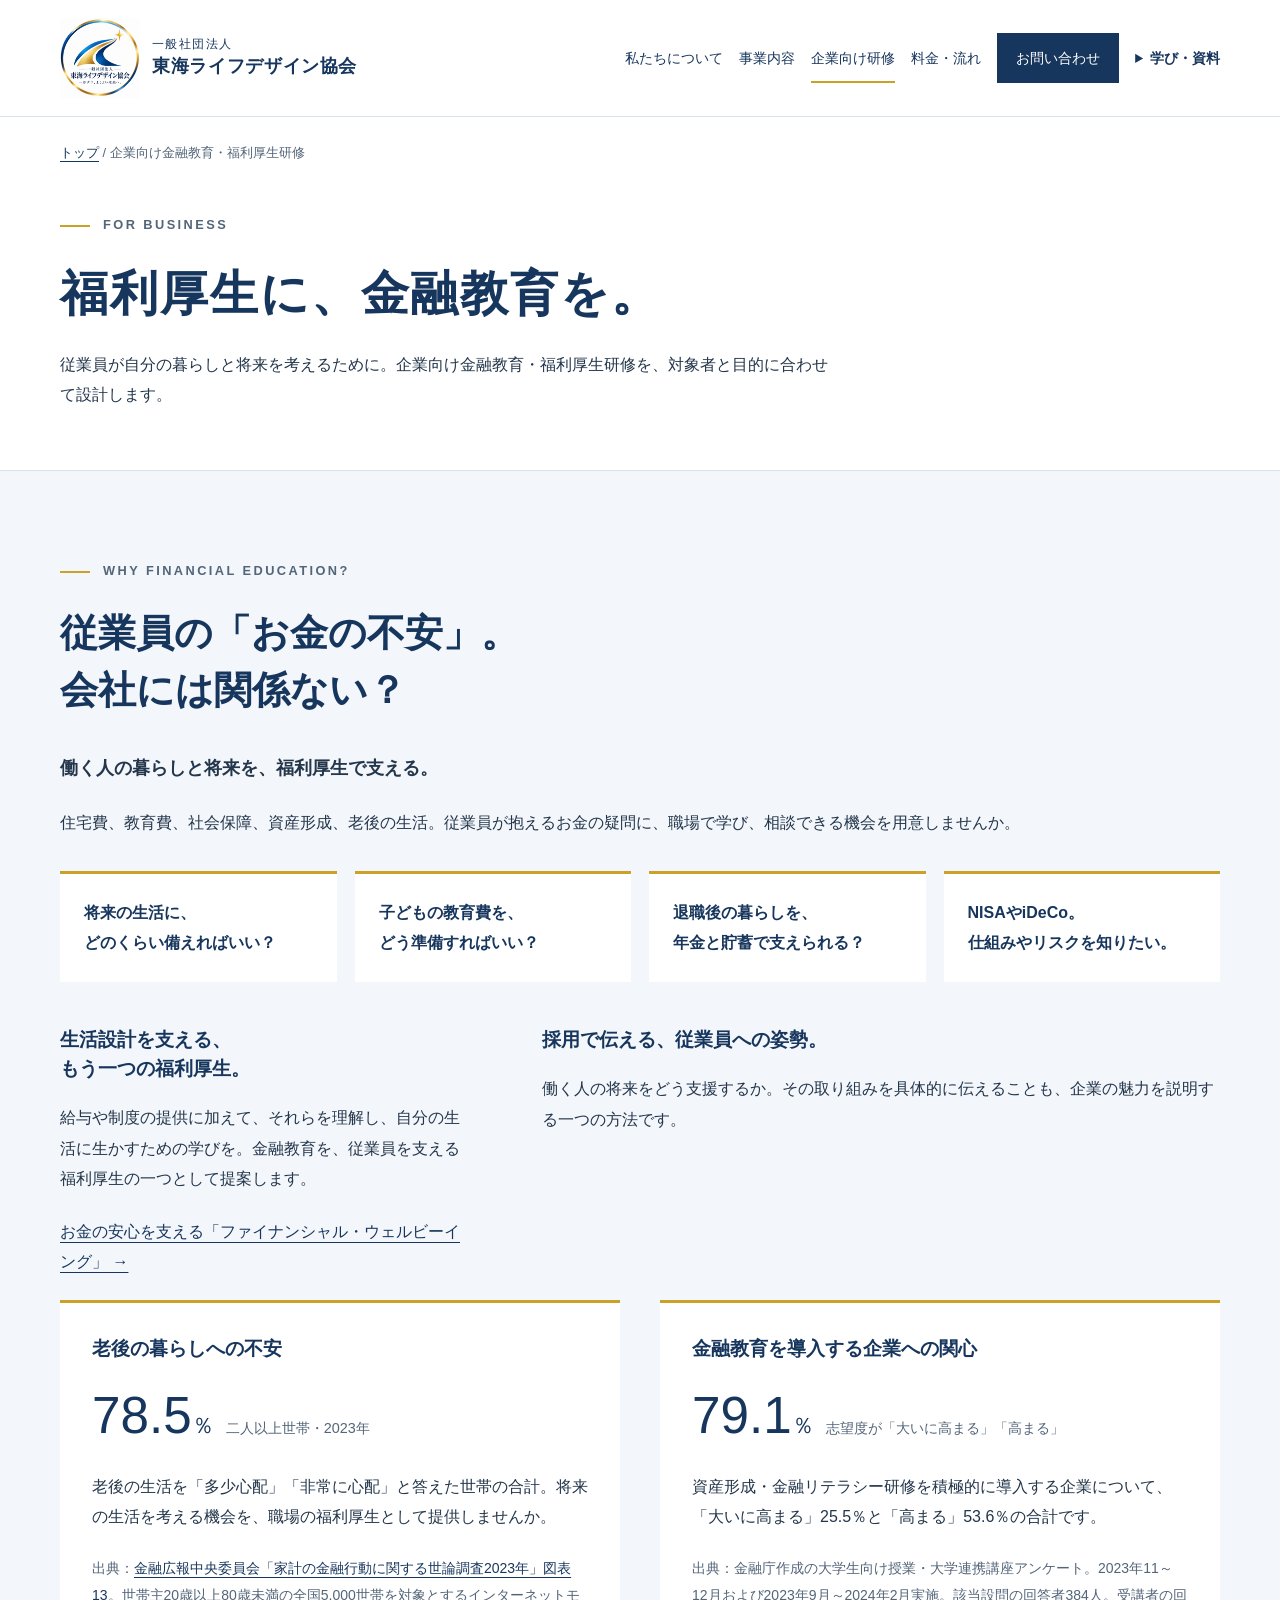
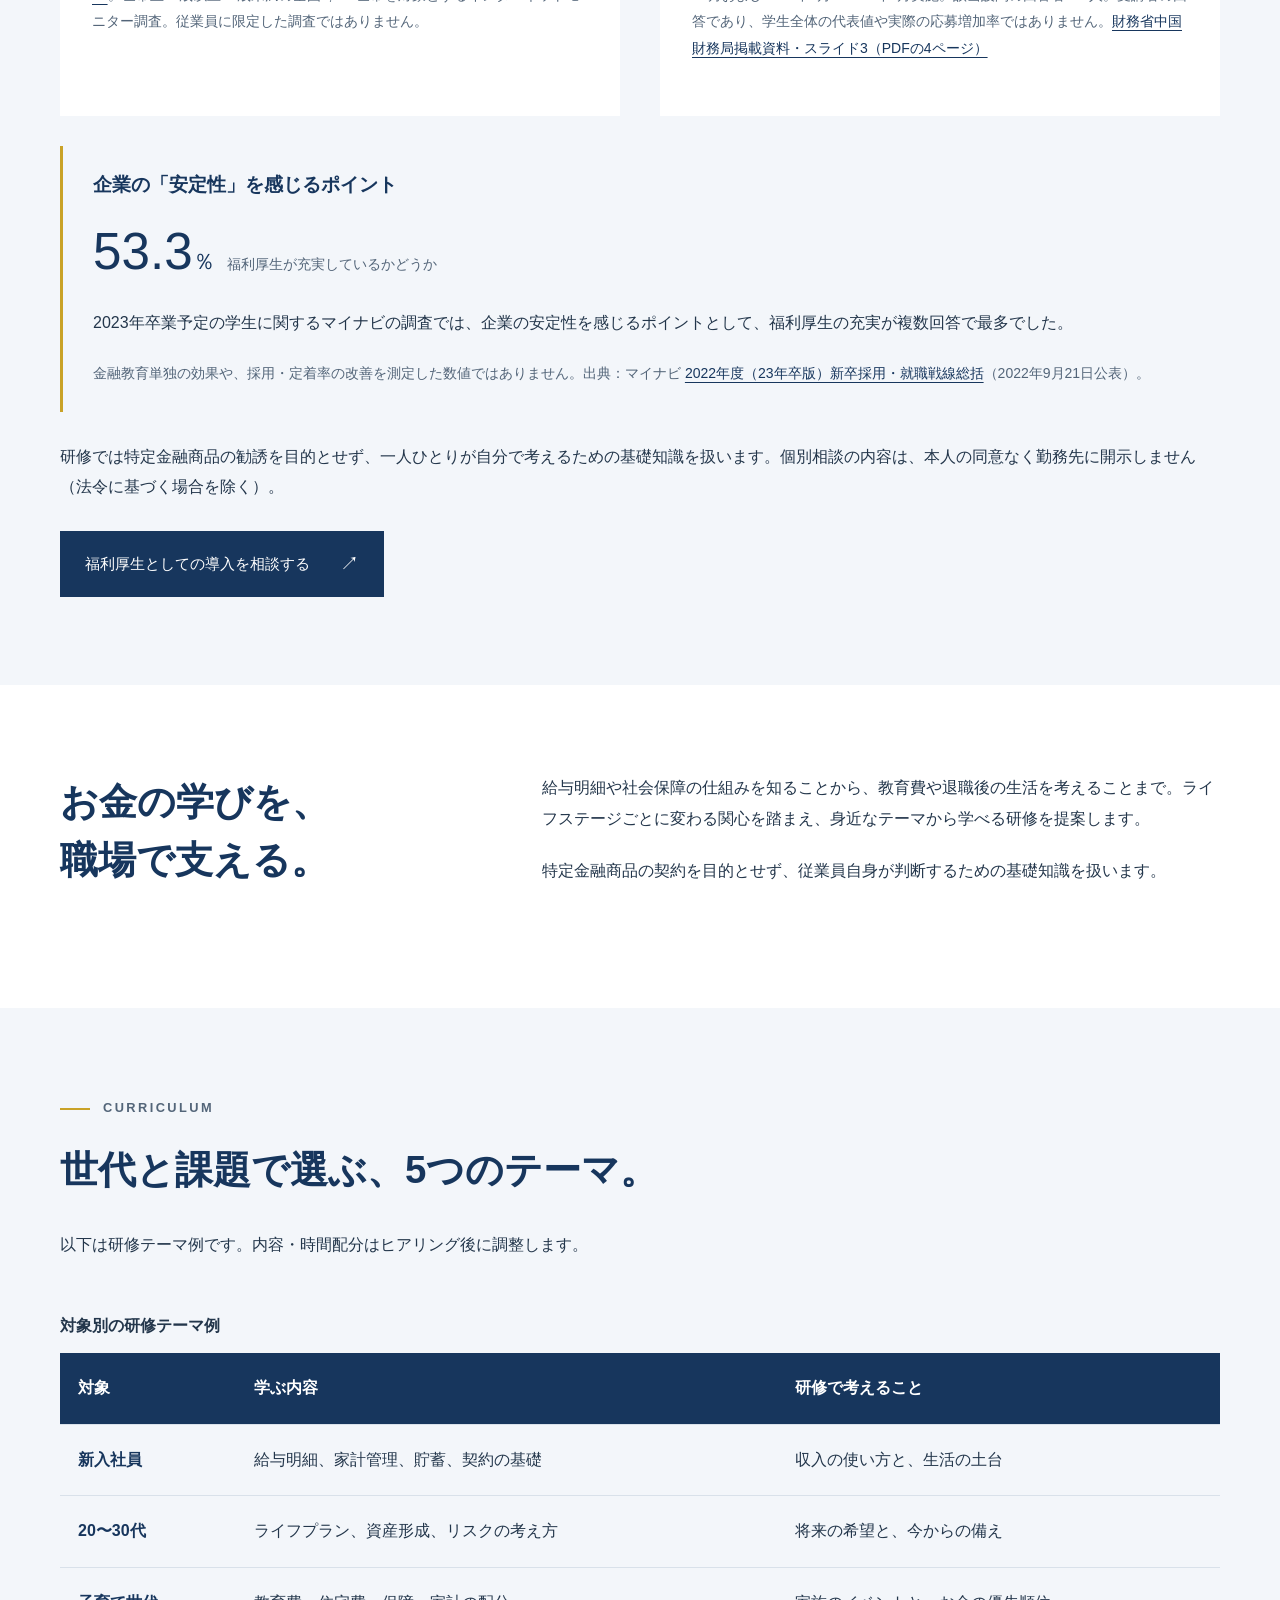
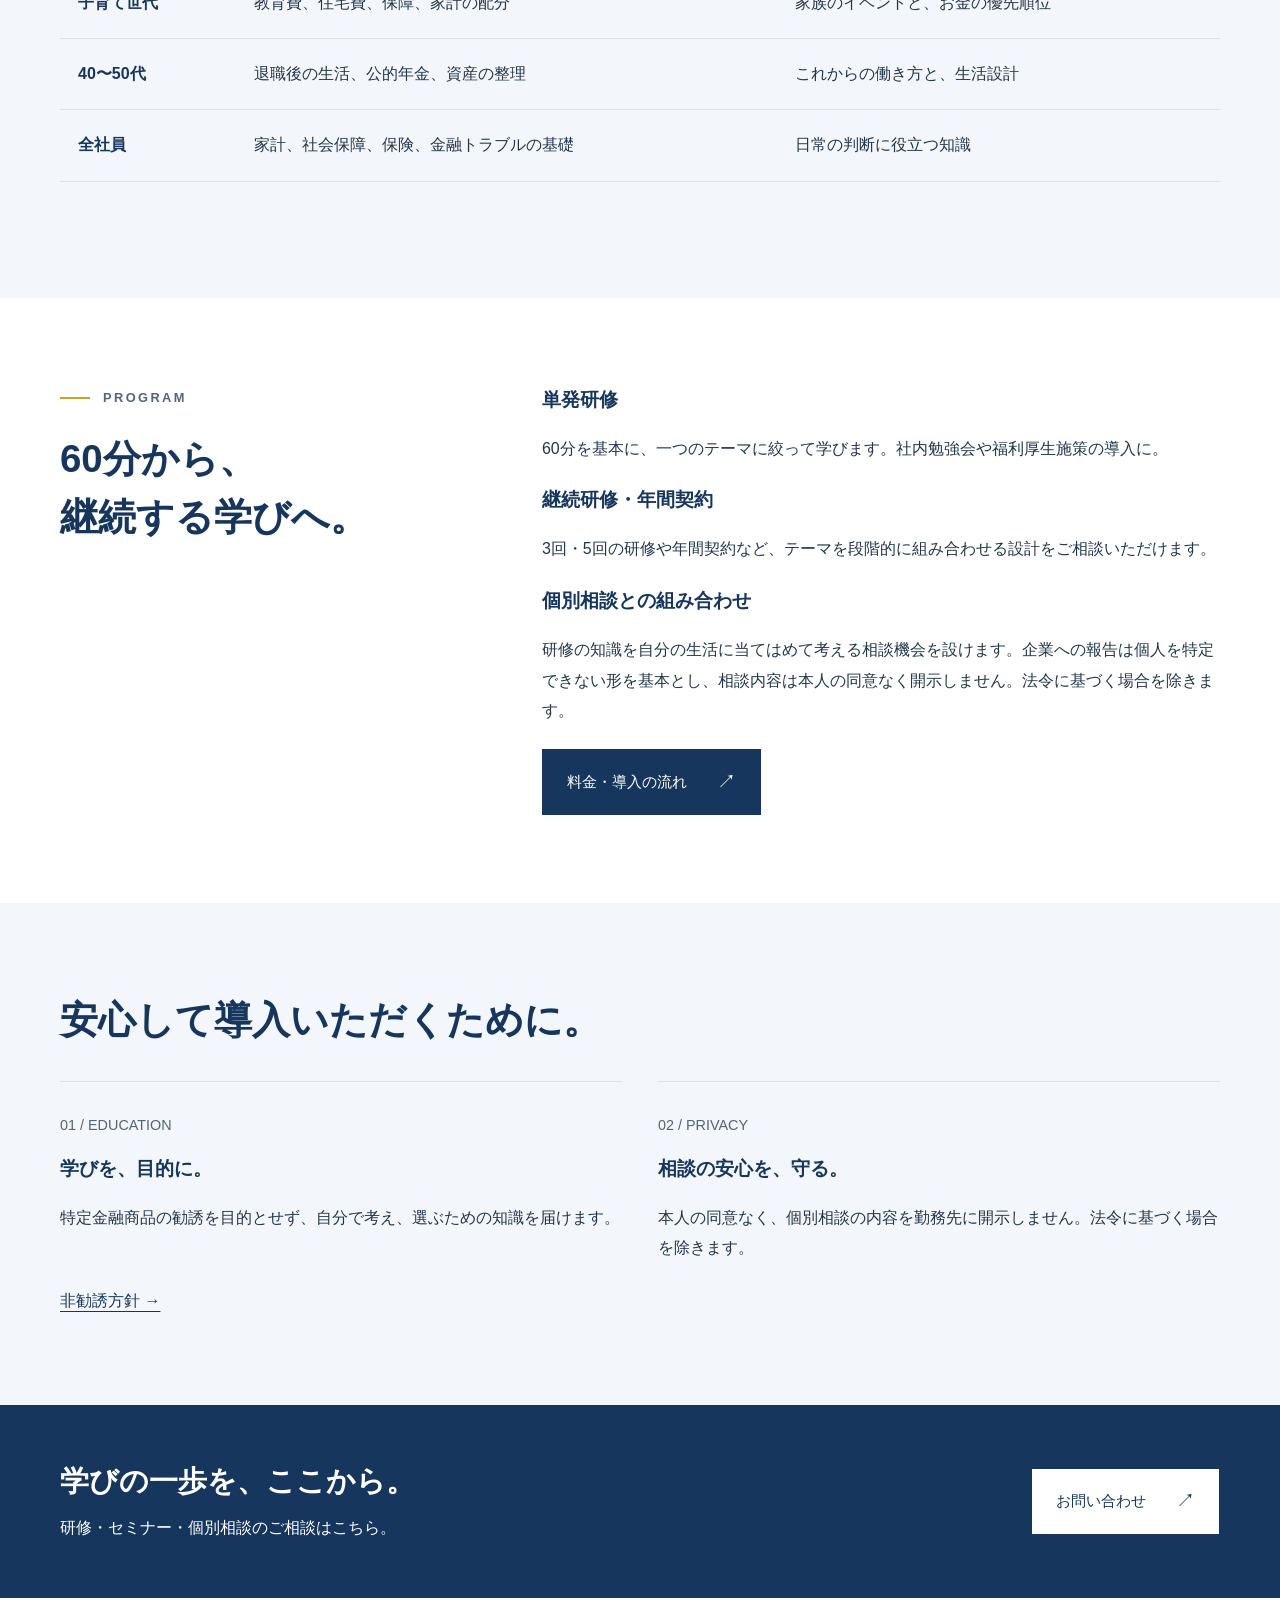
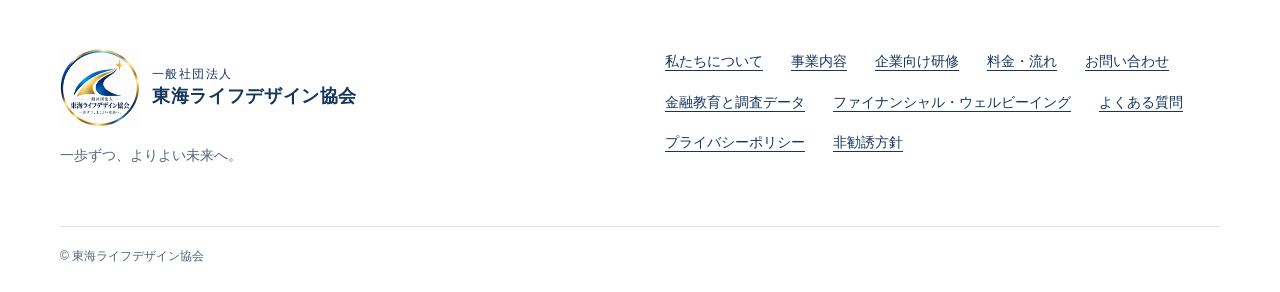
<file: training.html>
<!doctype html><html lang="ja"><head><meta charset="utf-8"><meta name="viewport" content="width=device-width,initial-scale=1"><title>企業向け金融教育・福利厚生研修 | 東海ライフデザイン協会</title><meta name="description" content="60分の単発研修から継続研修・年間契約まで。新入社員、若手、子育て世代、40〜50代、全社員向けの金融教育をご案内します。"><meta name="robots" content="index,follow"><link rel="canonical" href="https://tokai-lifedesign.github.io/training.html"><meta property="og:locale" content="ja_JP"><meta property="og:type" content="website"><meta property="og:site_name" content="一般社団法人 東海ライフデザイン協会"><meta property="og:title" content="企業向け金融教育・福利厚生研修"><meta property="og:description" content="60分の単発研修から継続研修・年間契約まで。新入社員、若手、子育て世代、40〜50代、全社員向けの金融教育をご案内します。"><meta property="og:url" content="https://tokai-lifedesign.github.io/training.html"><meta property="og:image" content="https://tokai-lifedesign.github.io/assets/ogp.png"><meta property="og:image:width" content="1200"><meta property="og:image:height" content="630"><meta property="og:image:alt" content="お金の知識で、人生の選択肢を増やす。東海ライフデザイン協会"><meta name="twitter:card" content="summary_large_image"><meta name="theme-color" content="#17365D"><link rel="icon" href="assets/logo.png" type="image/png"><link rel="stylesheet" href="assets/style-photo.css"><script src="assets/main.js" defer></script><script type="application/ld+json">{"@context":"https://schema.org","@type":"Organization","name":"一般社団法人 東海ライフデザイン協会","url":"https://tokai-lifedesign.github.io/","email":"tokai.lifedesign@gmail.com","address":"愛知県名古屋市"}</script></head><body><a class="skip" href="#main">本文へ移動</a><header class="header"><div class="wrap header-inner"><a class="brand" href="index.html" aria-label="東海ライフデザイン協会 トップ"><img class="brand-logo" src="assets/logo.png" alt="" width="80" height="80"><span><small>一般社団法人</small><strong>東海ライフデザイン協会</strong></span></a><button class="menu" type="button" aria-controls="main-nav" aria-expanded="false" aria-label="メニューを開く"><span class="menu-icon" aria-hidden="true"><span></span><span></span><span></span></span></button><nav id="main-nav" class="nav" aria-label="メインナビゲーション"><a href="about.html">私たちについて</a><a href="services.html">事業内容</a><a href="training.html" aria-current="page">企業向け研修</a><a href="fees.html">料金・流れ</a><a href="contact.html" class="contact-link">お問い合わせ</a><details class="nav-resources"><summary>学び・資料</summary><div><a href="research.html">金融教育と調査データ</a><a href="financial-wellbeing.html">ファイナンシャル・ウェルビーイング</a><a href="faq.html">よくある質問</a></div></details></nav></div></header><main id="main"><div class="wrap breadcrumb"><a href="index.html">トップ</a> / 企業向け金融教育・福利厚生研修</div><div class="page-head"><div class="wrap"><p class="eyebrow">FOR BUSINESS</p><h1>福利厚生に、金融教育を。</h1><p>従業員が自分の暮らしと将来を考えるために。企業向け金融教育・福利厚生研修を、対象者と目的に合わせて設計します。</p></div></div><section class="section pale"><div class="wrap"><p class="eyebrow">WHY FINANCIAL EDUCATION?</p><h2>従業員の「お金の不安」。<br>会社には関係ない？</h2><p class="vision-lead">働く人の暮らしと将来を、福利厚生で支える。</p><p>住宅費、教育費、社会保障、資産形成、老後の生活。従業員が抱えるお金の疑問に、職場で学び、相談できる機会を用意しませんか。</p><ul class="concerns"><li>将来の生活に、<br>どのくらい備えればいい？</li><li>子どもの教育費を、<br>どう準備すればいい？</li><li>退職後の暮らしを、<br>年金と貯蓄で支えられる？</li><li>NISAやiDeCo。<br>仕組みやリスクを知りたい。</li></ul><div class="split"><div><h3>生活設計を支える、<br>もう一つの福利厚生。</h3><p>給与や制度の提供に加えて、それらを理解し、自分の生活に生かすための学びを。金融教育を、従業員を支える福利厚生の一つとして提案します。</p><p><a href="financial-wellbeing.html">お金の安心を支える「ファイナンシャル・ウェルビーイング」 →</a></p></div><div><h3>採用で伝える、従業員への姿勢。</h3><p>働く人の将来をどう支援するか。その取り組みを具体的に伝えることも、企業の魅力を説明する一つの方法です。</p></div></div><div class="vision-data"><article><h3>老後の暮らしへの不安</h3><p class="stat-value"><strong>78.5<small>％</small></strong><span>二人以上世帯・2023年</span></p><p>老後の生活を「多少心配」「非常に心配」と答えた世帯の合計。将来の生活を考える機会を、職場の福利厚生として提供しませんか。</p><p class="fine">出典：<a href="https://www.shiruporuto.jp/public/document/container/yoron/futari2021-/2023/pdf/yoronf23.pdf#page=11">金融広報中央委員会「家計の金融行動に関する世論調査2023年」図表13</a>。世帯主20歳以上80歳未満の全国5,000世帯を対象とするインターネットモニター調査。従業員に限定した調査ではありません。</p></article><article><h3>金融教育を導入する企業への関心</h3><p class="stat-value"><strong>79.1<small>％</small></strong><span>志望度が「大いに高まる」「高まる」</span></p><p>資産形成・金融リテラシー研修を積極的に導入する企業について、「大いに高まる」25.5％と「高まる」53.6％の合計です。</p><p class="fine">出典：金融庁作成の大学生向け授業・大学連携講座アンケート。2023年11～12月および2023年9月～2024年2月実施。該当設問の回答者384人。受講者の回答であり、学生全体の代表値や実際の応募増加率ではありません。<a href="https://lfb.mof.go.jp/chugoku/kinyusyouken/kinchou/shinpo/250309kougisiryoushokuiki.pdf#page=4">財務省中国財務局掲載資料・スライド3（PDFの4ページ）</a></p></article></div><div class="callout"><h3>企業の「安定性」を感じるポイント</h3><p class="stat-value"><strong>53.3<small>％</small></strong><span>福利厚生が充実しているかどうか</span></p><p>2023年卒業予定の学生に関するマイナビの調査では、企業の安定性を感じるポイントとして、福利厚生の充実が複数回答で最多でした。</p><p class="fine">金融教育単独の効果や、採用・定着率の改善を測定した数値ではありません。出典：マイナビ <a href="https://www.mynavi.jp/news/2022/09/post_34903.html">2022年度（23年卒版）新卒採用・就職戦線総括</a>（2022年9月21日公表）。</p></div><p>研修では特定金融商品の勧誘を目的とせず、一人ひとりが自分で考えるための基礎知識を扱います。個別相談の内容は、本人の同意なく勤務先に開示しません（法令に基づく場合を除く）。</p><div class="actions"><a class="button" href="contact.html">福利厚生としての導入を相談する</a></div></div></section><section class="section "><div class="wrap"><div class="split"><h2>お金の学びを、<br>職場で支える。</h2><div><p>給与明細や社会保障の仕組みを知ることから、教育費や退職後の生活を考えることまで。ライフステージごとに変わる関心を踏まえ、身近なテーマから学べる研修を提案します。</p><p>特定金融商品の契約を目的とせず、従業員自身が判断するための基礎知識を扱います。</p></div></div></div></section><section class="section pale"><div class="wrap"><p class="eyebrow">CURRICULUM</p><h2>世代と課題で選ぶ、5つのテーマ。</h2><p>以下は研修テーマ例です。内容・時間配分はヒアリング後に調整します。</p><div class="table-wrap"><table><caption>対象別の研修テーマ例</caption><thead><tr><th scope="col">対象</th><th scope="col">学ぶ内容</th><th scope="col">研修で考えること</th></tr></thead><tbody><tr><th scope="row">新入社員</th><td>給与明細、家計管理、貯蓄、契約の基礎</td><td>収入の使い方と、生活の土台</td></tr><tr><th scope="row">20〜30代</th><td>ライフプラン、資産形成、リスクの考え方</td><td>将来の希望と、今からの備え</td></tr><tr><th scope="row">子育て世代</th><td>教育費、住宅費、保障、家計の配分</td><td>家族のイベントと、お金の優先順位</td></tr><tr><th scope="row">40〜50代</th><td>退職後の生活、公的年金、資産の整理</td><td>これからの働き方と、生活設計</td></tr><tr><th scope="row">全社員</th><td>家計、社会保障、保険、金融トラブルの基礎</td><td>日常の判断に役立つ知識</td></tr></tbody></table></div></div></section><section class="section "><div class="wrap"><div class="split"><div><p class="eyebrow">PROGRAM</p><h2>60分から、<br>継続する学びへ。</h2></div><div><h3>単発研修</h3><p>60分を基本に、一つのテーマに絞って学びます。社内勉強会や福利厚生施策の導入に。</p><h3>継続研修・年間契約</h3><p>3回・5回の研修や年間契約など、テーマを段階的に組み合わせる設計をご相談いただけます。</p><h3>個別相談との組み合わせ</h3><p>研修の知識を自分の生活に当てはめて考える相談機会を設けます。企業への報告は個人を特定できない形を基本とし、相談内容は本人の同意なく開示しません。法令に基づく場合を除きます。</p><a class="button" href="fees.html">料金・導入の流れ</a></div></div></div></section><section class="section pale"><div class="wrap"><h2>安心して導入いただくために。</h2><div class="promise-grid"><article><span class="number">01 / EDUCATION</span><h3>学びを、目的に。</h3><p>特定金融商品の勧誘を目的とせず、自分で考え、選ぶための知識を届けます。</p></article><article><span class="number">02 / PRIVACY</span><h3>相談の安心を、守る。</h3><p>本人の同意なく、個別相談の内容を勤務先に開示しません。法令に基づく場合を除きます。</p></article></div><a href="policy.html">非勧誘方針 →</a></div></section></main><aside class="cta" aria-label="お問い合わせ案内"><div class="wrap"><div><h2>学びの一歩を、ここから。</h2><p>研修・セミナー・個別相談のご相談はこちら。</p></div><a class="button" href="contact.html">お問い合わせ</a></div></aside><footer class="footer"><div class="wrap"><div class="footer-grid"><div><a class="brand" href="index.html"><img class="brand-logo" src="assets/logo.png" alt="" width="80" height="80"><span><small>一般社団法人</small><strong>東海ライフデザイン協会</strong></span></a><p class="motto">一歩ずつ、よりよい未来へ。</p></div><nav class="footer-links" aria-label="フッターナビゲーション"><a href="about.html">私たちについて</a><a href="services.html">事業内容</a><a href="training.html">企業向け研修</a><a href="fees.html">料金・流れ</a><a href="contact.html">お問い合わせ</a><a href="research.html">金融教育と調査データ</a><a href="financial-wellbeing.html">ファイナンシャル・ウェルビーイング</a><a href="faq.html">よくある質問</a><a href="privacy.html">プライバシーポリシー</a><a href="policy.html">非勧誘方針</a></nav></div><p class="copyright">© 東海ライフデザイン協会</p></div></footer></body></html>
</file>
<file: assets/style-photo.css>
:root{--navy:#17365D;--gold:#C9A227;--ink:#23364b;--muted:#536579;--pale:#f3f6fa;--line:#d9e1ea;--white:#fff;font-family:'Yu Gothic','Hiragino Kaku Gothic ProN',Meiryo,sans-serif;color:var(--ink);background:#fff;font-size:16px;line-height:1.9}*{box-sizing:border-box}body{margin:0}a{color:var(--navy);text-underline-offset:.3em}a:hover{text-decoration-thickness:2px}button{font:inherit}a,button,summary{-webkit-tap-highlight-color:transparent}a:focus-visible,button:focus-visible,summary:focus-visible{outline:3px solid #987300;outline-offset:5px}h1,h2,h3,p{margin-top:0}h1,h2,h3{color:var(--navy);line-height:1.5}h1{font-size:clamp(2.1rem,4.5vw,4rem);letter-spacing:.04em;font-weight:600}h2{font-size:clamp(1.7rem,3vw,2.5rem);font-weight:600}h3{font-size:1.2rem}p{margin-bottom:1.4rem}img{max-width:100%;height:auto}section[id]{scroll-margin-top:2rem}.wrap{width:min(1160px,calc(100% - 64px));margin-inline:auto}.skip{position:absolute;top:-100px;left:20px;padding:12px;background:#fff;z-index:100}.skip:focus{top:10px}.notice{background:var(--navy);color:white;text-align:center;padding:6px 16px;font-size:.875rem}.header{border-bottom:1px solid var(--line);background:white}.header-inner{min-height:105px;display:flex;align-items:center;justify-content:space-between;gap:24px}.brand{text-decoration:none;line-height:1.5;display:block;color:var(--navy)}.brand small{display:block;font-size:.75rem;letter-spacing:.12em}.brand strong{font-family:'Yu Mincho','Hiragino Mincho ProN',serif;font-size:1.35rem;font-weight:600;letter-spacing:.035em}.nav{display:flex;gap:22px;align-items:center}.nav a{font-size:.875rem;text-decoration:none;white-space:nowrap;padding-block:10px}.nav a[aria-current=page]{box-shadow:0 2px var(--gold)}.nav .contact-link{background:var(--navy);color:white;padding:12px 19px}.menu{display:none;border:1px solid var(--navy);background:white;color:var(--navy);padding:8px 14px}.eyebrow{font-size:.8rem;font-weight:700;letter-spacing:.19em;margin-bottom:20px;color:var(--muted)}.eyebrow:before{content:'';display:inline-block;width:30px;height:2px;background:var(--gold);vertical-align:middle;margin-right:13px}.hero{padding:83px 0 70px;overflow:hidden;background:linear-gradient(105deg,#fff 0%,#fff 61%,#f3f6fa 61%)}.hero-grid{display:grid;grid-template-columns:1.35fr .8fr;gap:48px;align-items:center}.hero h1{margin-bottom:28px;font-family:'Yu Mincho','Hiragino Mincho ProN',serif;line-height:1.65}.hero .lead{font-size:1.02rem;max-width:600px}.actions{display:flex;gap:14px;flex-wrap:wrap;margin-top:28px}.button{display:inline-flex;gap:30px;align-items:center;justify-content:center;text-decoration:none;padding:14px 24px;min-height:52px;border:1px solid var(--navy);background:var(--navy);color:white;font-size:.95rem}.button:after{content:'↗';font-size:1.2rem}.button.secondary{background:transparent;color:var(--navy)}.button:hover{background:#254b7b;color:white}.journey{padding:30px 0 20px}.journey .motto{font-family:'Yu Mincho',serif;font-size:1.2rem;margin-bottom:36px}.step-block{display:flex;align-items:center;justify-content:space-between;gap:16px;border-top:1px solid #8e9fb2;padding:22px 12px 22px 0;color:var(--navy)}.step-block:nth-of-type(2){margin-left:28px}.step-block:nth-of-type(3){margin-left:56px;border-bottom:3px solid var(--gold)}.step-block span{font-size:.8rem;letter-spacing:.12em}.step-block strong{font-family:'Yu Mincho',serif;font-size:2.2rem;font-weight:500;letter-spacing:.15em}.hero-foot{margin-top:52px;padding-top:22px;border-top:1px solid var(--line);font-size:.875rem;display:flex;gap:30px;flex-wrap:wrap}.hero-foot span:before{content:'●';font-size:.6rem;color:var(--gold);margin-right:10px}.section{padding:88px 0}.pale{background:var(--pale)}.split{display:grid;grid-template-columns:.75fr 1.25fr;gap:75px}.section-head{display:flex;justify-content:space-between;align-items:end;gap:30px;margin-bottom:38px}.section-head h2{margin-bottom:0}.section-head a{white-space:nowrap}.feature{background:var(--navy);color:white;padding:48px;display:grid;grid-template-columns:1fr 1fr;gap:55px}.feature h2,.feature h3{color:white}.feature .eyebrow{color:#dae3ee}.feature .button{background:white;color:var(--navy)}.feature ul{padding-left:22px;margin-top:16px}.tag{font-size:.85rem;display:inline-block;border:1px solid #a5b6cb;padding:3px 14px;margin-bottom:20px}.cards{display:grid;grid-template-columns:repeat(3,1fr);gap:22px;margin-top:24px}.card{border-top:3px solid var(--gold);background:white;padding:30px;border-bottom:1px solid var(--line)}.card .number{font-size:.8rem;letter-spacing:.1em;color:var(--muted)}.card h3{margin-top:20px}.card a{font-weight:600}.promise-grid{display:grid;grid-template-columns:repeat(2,1fr);gap:36px}.promise-grid article{border-top:1px solid var(--line);padding-top:28px}.promise-grid .number{color:var(--muted);font-size:.9rem}.promise-grid h3{margin-top:15px}.cta{background:var(--navy);color:white;padding:55px 0}.cta .wrap{display:flex;justify-content:space-between;align-items:center;gap:30px}.cta h2{color:white;font-size:1.8rem;margin-bottom:10px}.cta p{margin-bottom:0}.cta .button{background:white;color:var(--navy);flex-shrink:0}.footer{padding:50px 0 24px}.footer-grid{display:grid;grid-template-columns:1fr 1fr;gap:50px}.footer-links{display:flex;gap:14px 28px;flex-wrap:wrap;align-content:start;font-size:.875rem}.copyright{margin:35px 0 0;padding-top:18px;border-top:1px solid var(--line);font-size:.75rem;color:var(--muted)}.footer .motto{font-size:.85rem;margin-top:15px;color:var(--muted)}.breadcrumb{font-size:.8rem;color:var(--muted);padding-top:24px}.page-head{padding:48px 0 60px;border-bottom:1px solid var(--line)}.page-head h1{font-size:clamp(2rem,4vw,3rem);margin-bottom:20px}.page-head p:last-child{max-width:780px;margin-bottom:0}.prose{max-width:820px;margin-inline:auto}.prose h2{font-size:1.5rem;margin-top:45px}.prose h2:first-child{margin-top:0}.prose h3{margin-top:30px}.prose ul{padding-left:1.4rem}.service{padding:42px 0;border-bottom:1px solid var(--line);display:grid;grid-template-columns:.7fr 1.3fr;gap:50px}.service:first-child{padding-top:0}.service h2{font-size:1.65rem}.chips{list-style:none;padding:0;display:flex;gap:8px;flex-wrap:wrap}.chips li{background:var(--pale);padding:5px 12px;font-size:.9rem}.table-wrap{overflow-x:auto}table{border-collapse:collapse;width:100%;text-align:left;margin:28px 0}th,td{padding:20px 18px;border-bottom:1px solid var(--line);vertical-align:top}thead{background:var(--navy);color:white}tbody th{color:var(--navy);font-weight:600}caption{text-align:left;margin-bottom:12px;font-weight:600}.fine{font-size:.875rem;color:var(--muted)}.flow{counter-reset:flow;list-style:none;padding:0}.flow li{position:relative;padding:8px 0 28px 65px;margin:16px 0;border-bottom:1px solid var(--line)}.flow li:before{counter-increment:flow;content:'0' counter(flow);position:absolute;left:0;top:8px;color:var(--navy);font-size:1.4rem;border-bottom:2px solid var(--gold)}.flow h3{margin-bottom:8px}.flow p{margin-bottom:0}.facts{display:grid;grid-template-columns:180px 1fr;margin:0}.facts dt,.facts dd{margin:0;padding:20px 0;border-bottom:1px solid var(--line)}.facts dt{font-weight:600;color:var(--navy)}details{border-bottom:1px solid var(--line);padding:0}summary{cursor:pointer;padding:24px 36px 24px 0;font-weight:600;color:var(--navy);min-height:48px}details p{padding:0 20px 24px 0;margin:0}.callout{border-left:3px solid var(--gold);background:var(--pale);padding:25px 30px;margin:30px 0}.callout p:last-child{margin-bottom:0}.email{font-size:1.15rem;overflow-wrap:anywhere}.contact-box{border:1px solid var(--line);padding:35px}.contact-box h2{margin-top:0}.hidden{display:none!important}@media(max-width:1050px){.nav{gap:13px}.nav a{font-size:.8rem}.brand strong{font-size:1.13rem}.header-inner{gap:15px}.hero-grid{gap:25px}.split{gap:35px}}@media(max-width:820px){.wrap{width:calc(100% - 40px)}.header-inner{flex-wrap:wrap;padding:20px 0;min-height:90px}.brand strong{font-size:1.05rem}.nav{width:100%;flex-wrap:wrap;gap:8px 20px;padding-top:15px}.nav a{font-size:.9rem}.js .menu{display:block}.js .nav:not(.is-open){display:none}.hero{padding:48px 0;background:linear-gradient(160deg,white 64%,var(--pale) 64%)}.hero-grid{grid-template-columns:1fr}.hero h1{font-size:clamp(2rem,6vw,3.5rem)}.journey{max-width:490px;width:100%;margin-inline:auto;padding-top:20px}.journey .motto{margin-bottom:20px}.step-block{padding-block:12px}.step-block strong{font-size:1.7rem}.hero-foot{margin-top:30px;gap:8px 22px}.section{padding:58px 0}.split,.feature,.service{grid-template-columns:1fr;gap:20px}.feature{padding:30px}.cards{grid-template-columns:1fr}.card{padding:26px}.promise-grid{grid-template-columns:1fr;gap:10px}.section-head{align-items:start;flex-direction:column;gap:15px}.cta .wrap{flex-direction:column;align-items:start}.footer-grid{grid-template-columns:1fr;gap:25px}.facts{grid-template-columns:110px 1fr}.facts dd{overflow-wrap:anywhere}.page-head{padding:30px 0 40px}.table-wrap th,.table-wrap td{padding:14px 10px;min-width:115px}.table-wrap table{font-size:.9rem}.contact-box{padding:24px}.actions .button{width:100%}.breadcrumb{padding-top:16px}.brand small{font-size:.7rem}}@media(prefers-reduced-motion:no-preference){html{scroll-behavior:smooth}.button{transition:background .18s,color .18s}}@media print{.nav,.menu,.notice,.cta,.actions,.skip{display:none!important}.section,.hero{padding:25px 0}.wrap{width:100%}.feature,.cta{background:white;color:var(--ink)}.feature h2,.feature h3{color:var(--navy)}a{color:inherit}details{break-inside:avoid}}

/* Official logo: preserve the original artwork and aspect ratio. */
.brand{display:flex;align-items:center;gap:12px}.brand-logo{width:80px;height:80px;object-fit:contain;flex-shrink:0}.header-inner{min-height:116px}.brand strong{font-size:1.15rem}@media(max-width:1100px){.header-inner{flex-wrap:wrap;padding-block:15px}.nav{flex-wrap:wrap}}@media(max-width:820px){.brand-logo{width:58px;height:58px}.brand{gap:8px}.brand strong{font-size:clamp(.8rem,3.6vw,1.05rem)}.header-inner{gap:12px}.brand small{font-size:.7rem}}

.vision{background:#f3f6fa}.vision-intro{max-width:850px;margin-bottom:40px}.vision-intro h2{font-family:"Yu Mincho",serif;font-size:clamp(2rem,4.5vw,3.6rem);margin-bottom:20px}.vision-lead{font-weight:600;font-size:1.15rem}.vision-data{display:grid;grid-template-columns:1fr 1fr;gap:40px}.vision-data article{background:white;padding:32px;border-top:3px solid var(--gold)}.stat-label{font-size:.9rem;margin-bottom:10px}.stat-value{color:var(--navy);display:flex;align-items:baseline;gap:12px;flex-wrap:wrap}.stat-value strong{font-size:3.2rem;font-weight:500;line-height:1.3}.stat-value small{font-size:1.4rem}.stat-value span{font-size:.9rem;color:var(--muted)}.source-note{margin-top:24px}.vision-action{border-top:1px solid var(--line);padding-top:28px;margin-top:32px}.vision-action p{margin-bottom:12px}@media(max-width:820px){.vision-data{grid-template-columns:1fr;gap:20px}.vision-data article{padding:24px}}

.evidence-panel{background:white;padding:32px;margin-top:32px;border-top:3px solid var(--gold)}.evidence-bars{list-style:none;padding:0;max-width:780px}.evidence-bars li{display:grid;grid-template-columns:80px 1fr 55px;align-items:center;gap:16px;margin:18px 0}.bar-track{background:#e6ebf1;height:18px;display:block}.bar-track i{display:block;background:var(--navy);height:100%}.evidence-bars li:first-child i{background:#8b6c12}.concerns{list-style:none;padding:0;display:grid;grid-template-columns:repeat(4,1fr);gap:18px;margin:32px 0 44px}.concerns li{padding:24px;background:white;border-top:3px solid var(--gold);font-weight:600;color:var(--navy)}@media(max-width:820px){.concerns{grid-template-columns:1fr 1fr}.evidence-panel{padding:24px}.evidence-bars li{grid-template-columns:65px 1fr 48px;gap:10px}}@media(max-width:480px){.concerns{grid-template-columns:1fr}.concerns li br{display:none}}

.japan-row{background:#f5f1e4;font-weight:700}.japan-row th{border-left:3px solid var(--gold)}

.evidence-bars.literacy-bars li{grid-template-columns:115px 1fr 55px}.literacy-bars li:first-child i{background:var(--navy)}.literacy-bars .literacy-japan{font-weight:700}.literacy-bars .literacy-japan i{background:#8b6c12}@media(max-width:480px){.evidence-bars.literacy-bars li{grid-template-columns:92px 1fr 45px;gap:8px;font-size:.85rem}}
.menu{border:0;padding:12px;min-width:48px;min-height:48px;cursor:pointer}.menu-icon{display:flex;width:24px;height:24px;flex-direction:column;justify-content:center;gap:5px}.menu-icon span{display:block;width:24px;height:2px;background:currentColor}.menu[aria-expanded="true"] .menu-icon{position:relative}.menu[aria-expanded="true"] .menu-icon span{position:absolute;top:11px}.menu[aria-expanded="true"] .menu-icon span:nth-child(1){transform:rotate(45deg)}.menu[aria-expanded="true"] .menu-icon span:nth-child(2){opacity:0}.menu[aria-expanded="true"] .menu-icon span:nth-child(3){transform:rotate(-45deg)}

/* Compact homepage and accessible resource navigation */
.home-hero{background:linear-gradient(120deg,#fff 60%,#f3f6fa 60%);padding:64px 0}.home-hero h1{font-size:clamp(2rem,4.5vw,3.7rem);line-height:1.55}.mobile-break{display:none}.home-motto{margin:28px 0 0;font-size:.85rem;color:var(--muted)}.home-section{padding:64px 0}.home-section .feature h3{font-size:1.8rem;margin:0}.home-copy{max-width:720px}.home-services{display:grid;grid-template-columns:repeat(3,1fr);gap:16px;margin-top:20px}.home-services a{display:grid;grid-template-columns:1fr auto;padding:24px;background:#fff;text-decoration:none;border-bottom:2px solid var(--gold)}.home-services strong,.home-services span{grid-column:1}.home-services span{font-size:.85rem;color:var(--muted)}.home-services b{grid-column:2;grid-row:1/3;align-self:center}.home-guides{display:grid;grid-template-columns:1fr 1fr;gap:20px;margin-top:32px}.home-guides a{border-top:1px solid var(--line);padding:20px 0;text-decoration:none}.home-guides strong,.home-guides span{display:block}.home-guides span{font-size:.85rem;margin-top:8px}.home-links{display:flex;gap:16px 30px;flex-wrap:wrap}.nav-resources{position:relative;border:0}.nav-resources summary{padding:10px 0;font-size:.875rem;min-height:44px;white-space:nowrap}.nav-resources>div{position:absolute;right:0;top:100%;width:320px;padding:16px 24px;background:white;border:1px solid var(--line);box-shadow:0 8px 24px #17365d15;z-index:20}.nav-resources a{display:block;white-space:normal}.nav{gap:16px}.evidence-panel[id]{scroll-margin-top:24px}
@media(max-width:820px){.header-inner{padding-block:12px;min-height:80px}.brand-logo{width:48px;height:48px}.brand strong{font-size:clamp(.75rem,3.4vw,1rem)}.brand small{font-size:.62rem}.header-inner{gap:4px}.home-hero{padding:36px 0}.home-hero h1{font-size:clamp(1.9rem,7.4vw,2.8rem);margin-bottom:20px}.mobile-break{display:block}.home-hero .eyebrow{font-size:.72rem;letter-spacing:.08em}.home-hero .lead{font-size:.95rem}.home-hero .lead br,.home-copy br{display:none}.home-hero .actions{gap:10px;margin-top:20px}.home-motto{margin-top:20px}.home-section{padding:40px 0}.home-section h2{font-size:1.5rem}.home-section .feature{padding:24px;gap:16px}.home-section .feature h3{font-size:1.5rem}.home-services,.home-guides{grid-template-columns:1fr;gap:0}.home-services a{padding:18px 20px;border-bottom:1px solid var(--line);min-height:88px}.home-guides a{padding:18px 0}.nav.is-open{display:flex;flex-direction:column;align-items:stretch;gap:0;padding-top:12px}.nav.is-open>a{padding:13px 12px;border-top:1px solid var(--line)}.nav.is-open .contact-link{margin-top:8px;text-align:center}.nav-resources{width:100%;margin-top:8px}.nav-resources summary{padding:13px 12px}.nav-resources>div{position:static;width:100%;box-shadow:none;border:0;background:var(--pale);padding:8px 16px}.nav-resources a{padding-block:12px}.home-links{gap:12px 24px}.footer .brand-logo{width:48px;height:48px}}

/* Soft decorative workshop background; foreground remains selectable text. */
.home-hero{position:relative;isolation:isolate;background:#fff}
.home-hero::before{content:"";position:absolute;inset:0;z-index:-1;background-image:linear-gradient(90deg,rgba(255,255,255,.97) 0%,rgba(255,255,255,.88) 38%,rgba(255,255,255,.72) 100%),url('workshop-hero.png');background-size:cover;background-position:center 42%;pointer-events:none}
.home-hero .button.secondary{background:rgba(255,255,255,.9)}
@media(max-width:820px){.home-hero::before{background-image:linear-gradient(90deg,rgba(255,255,255,.94) 0%,rgba(255,255,255,.84) 45%,rgba(255,255,255,.72) 100%),url('workshop-hero.png');background-position:68% center}.home-hero .lead{max-width:34em}}
</file>
